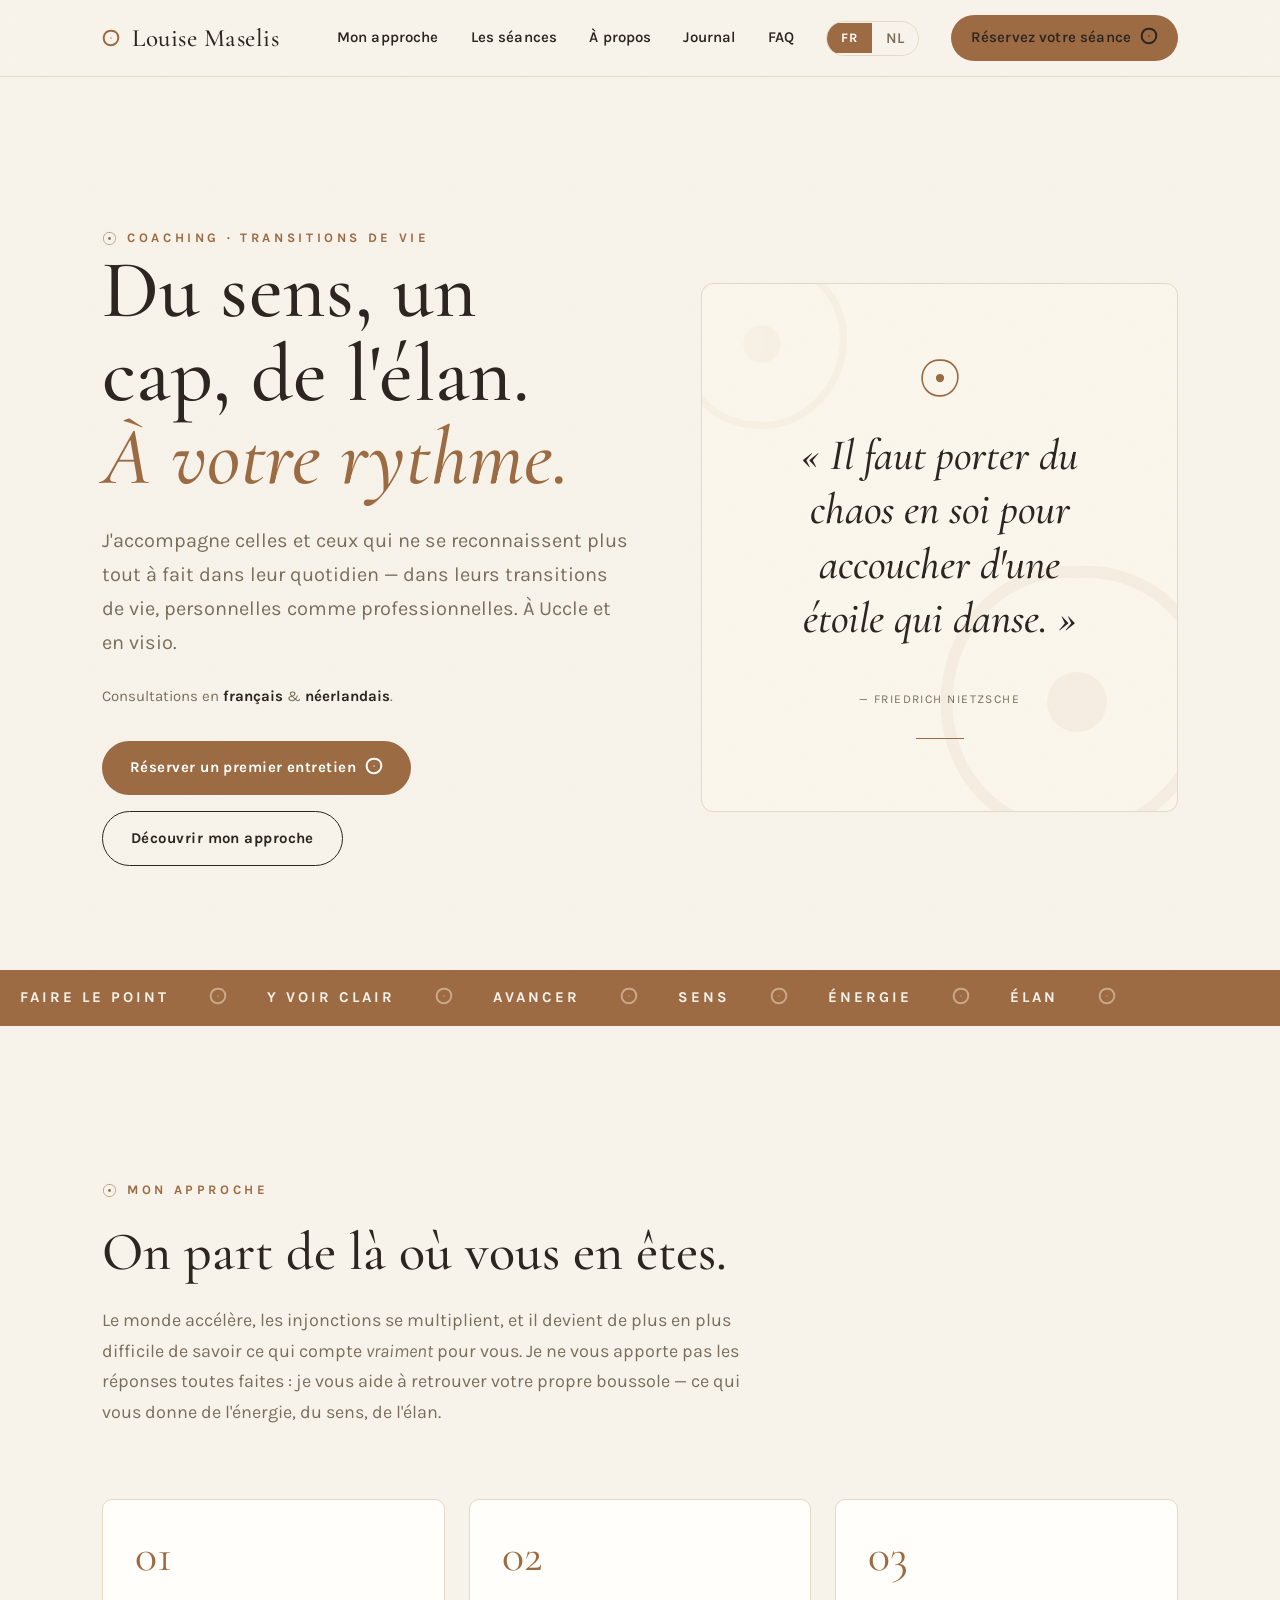
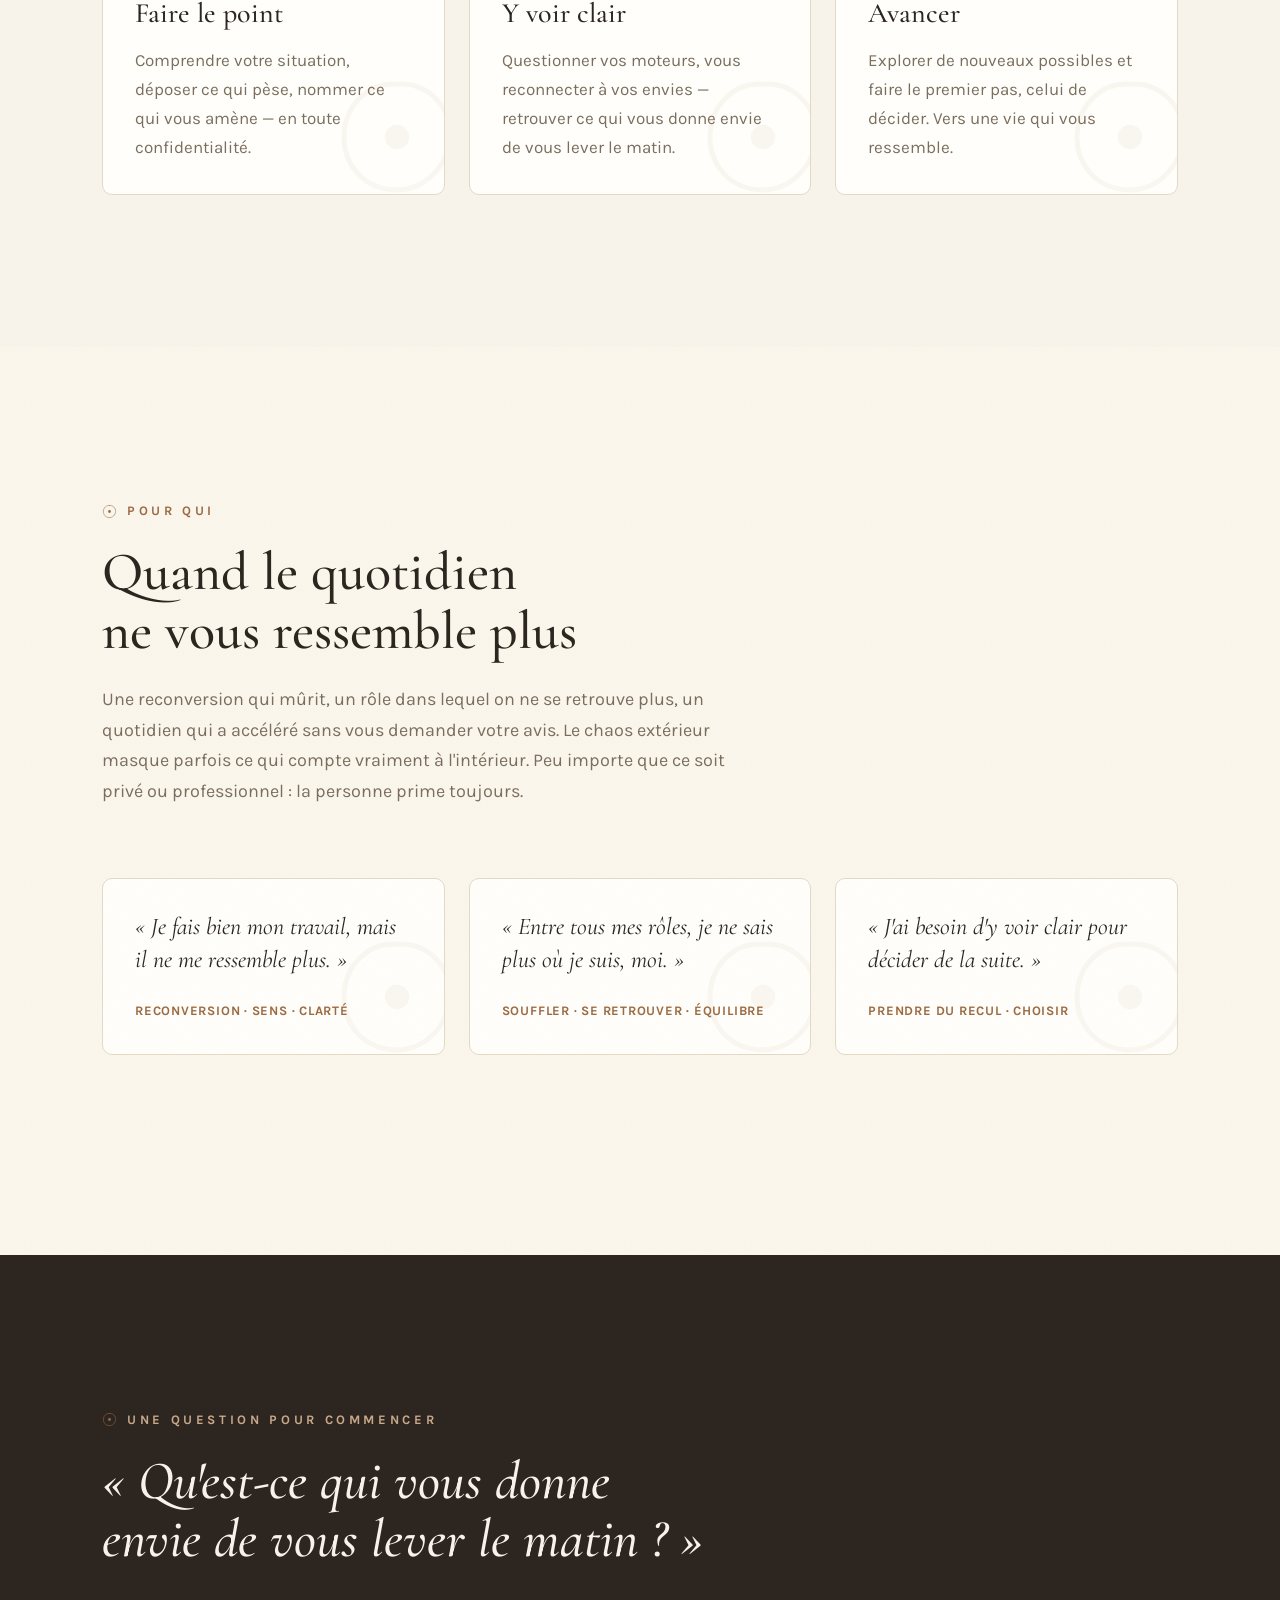
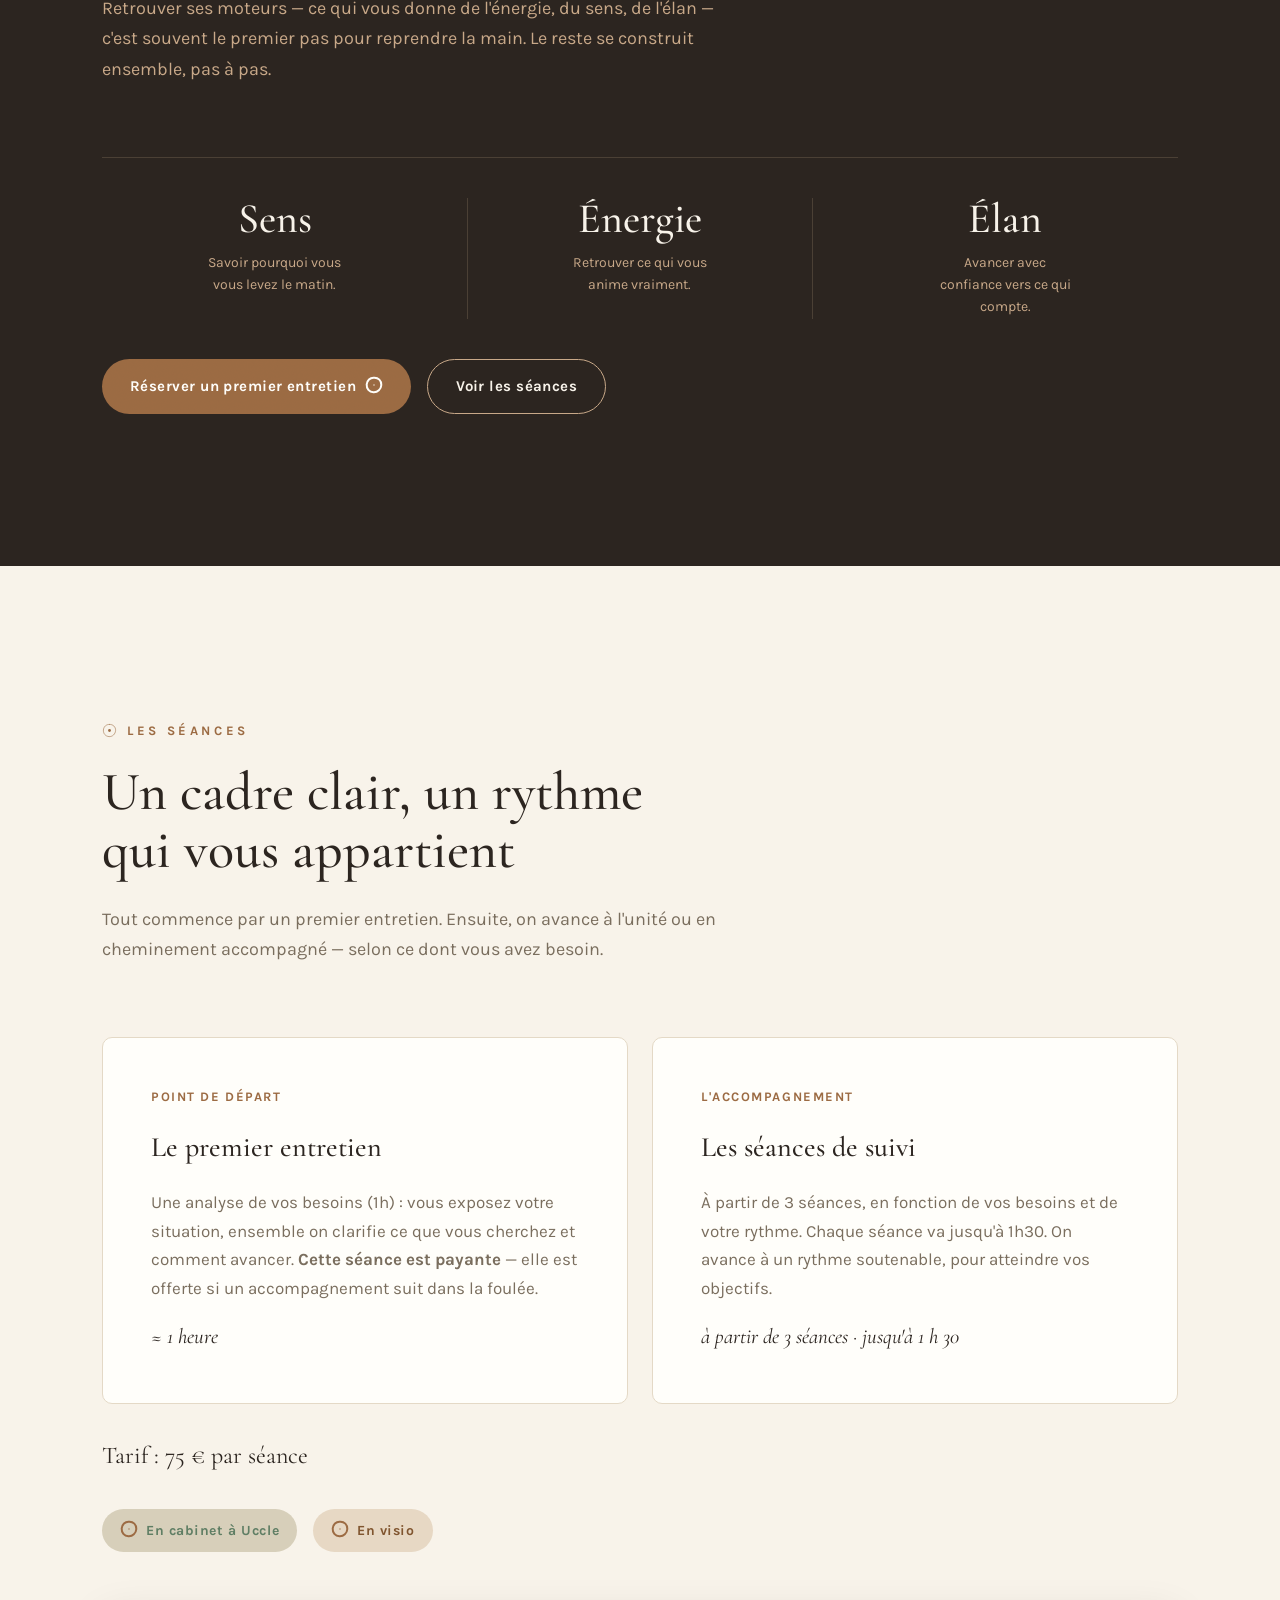
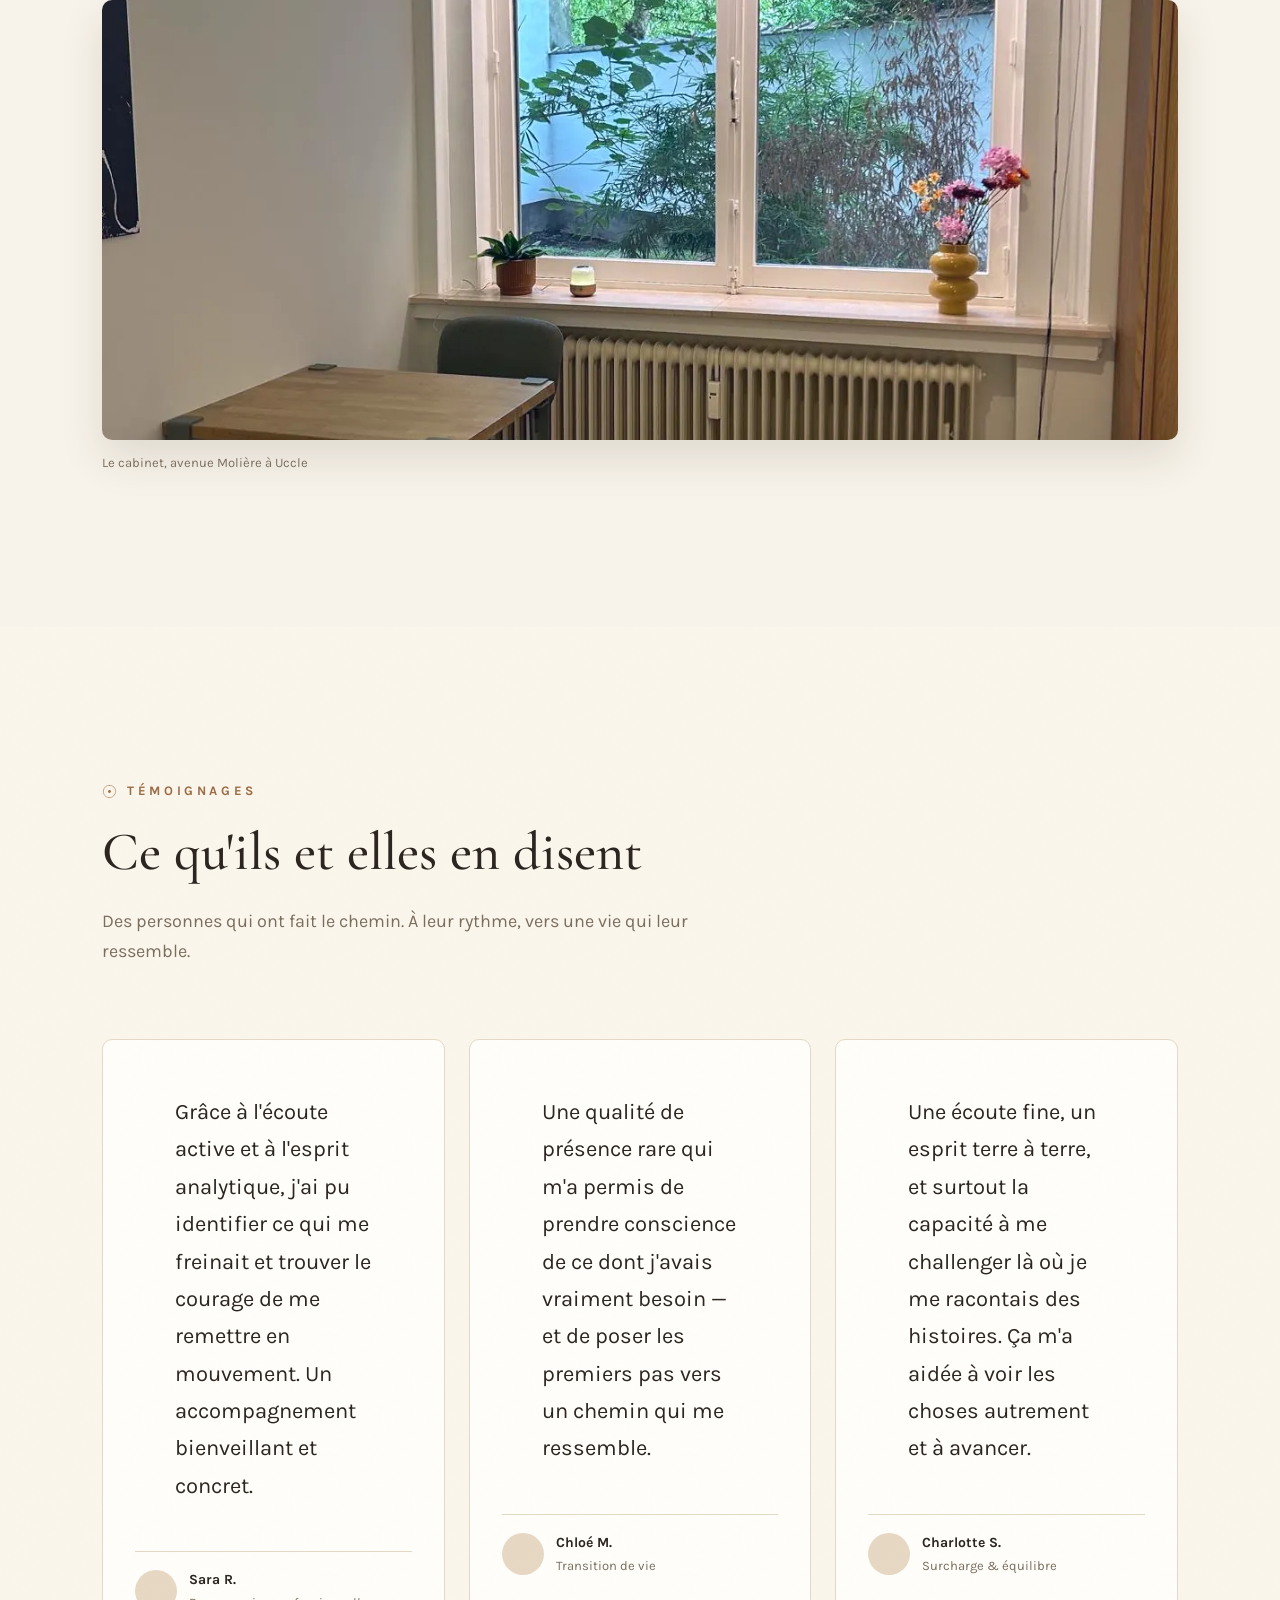
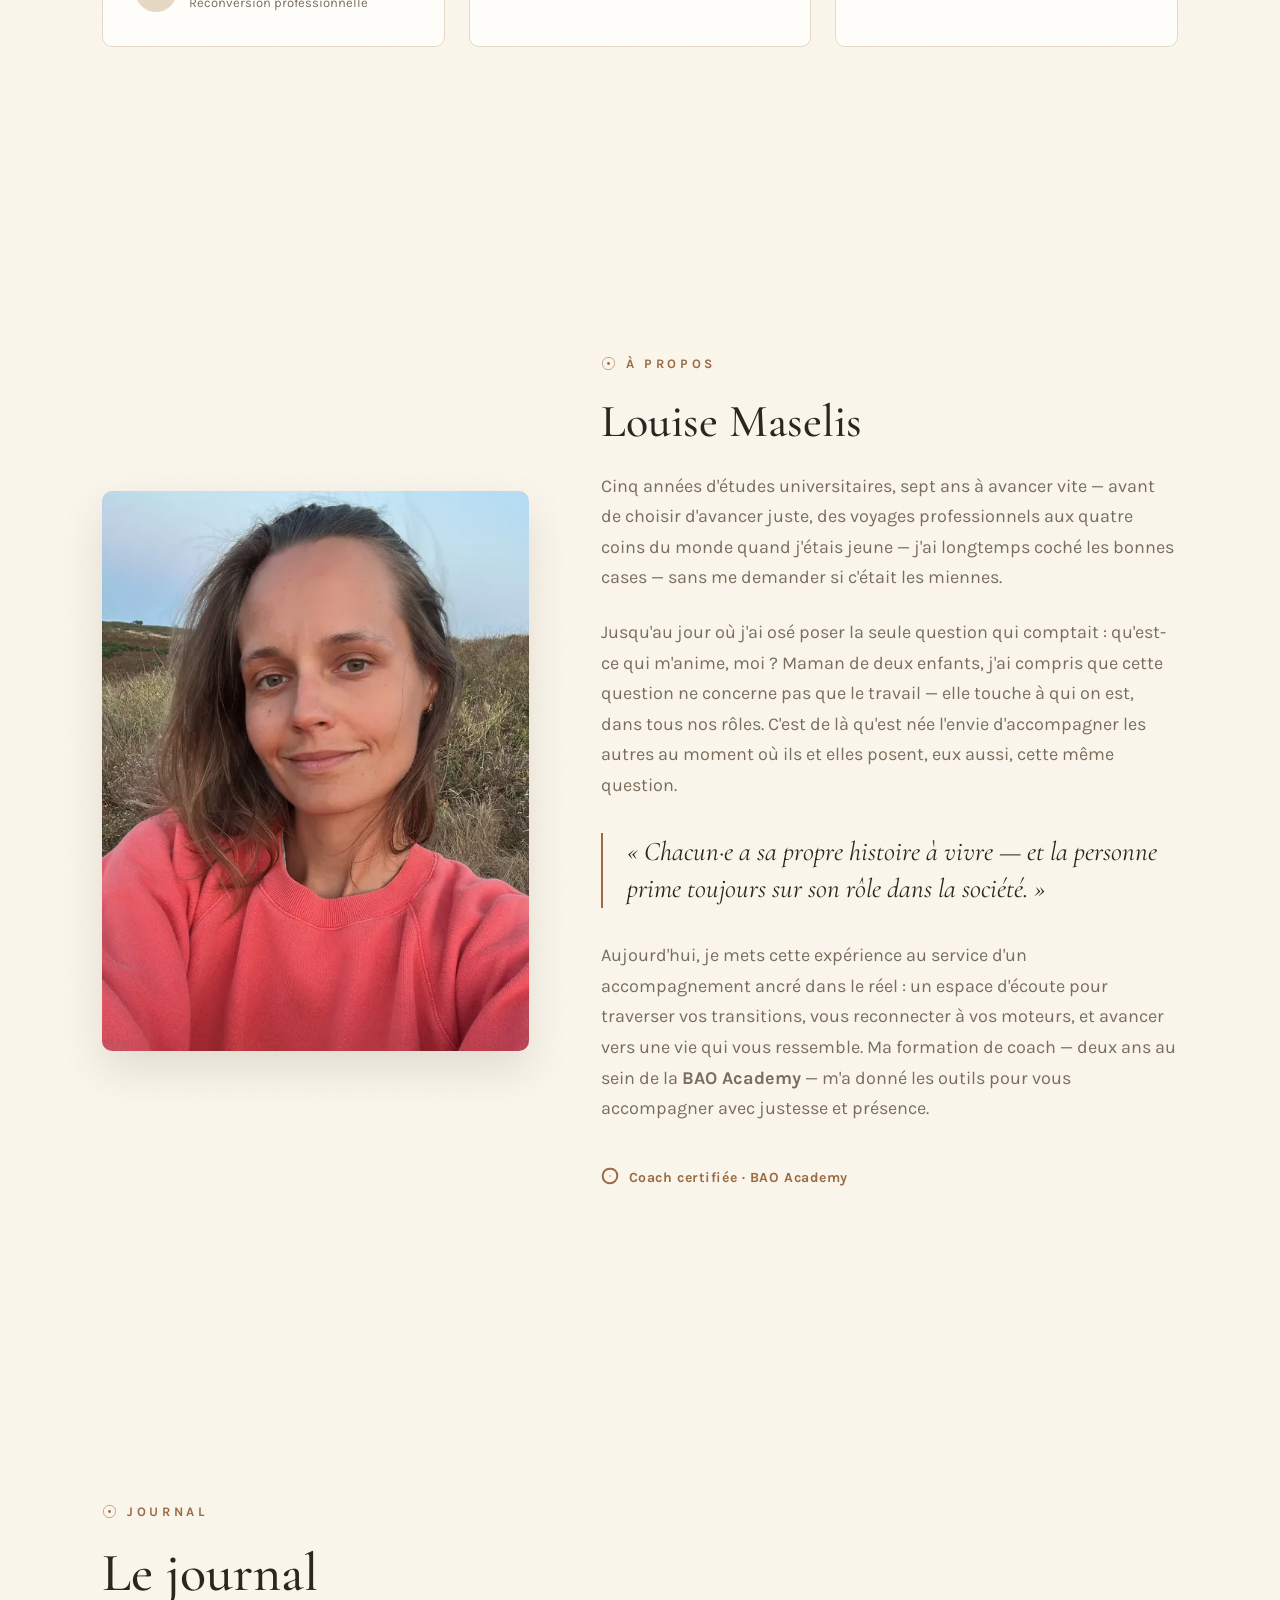
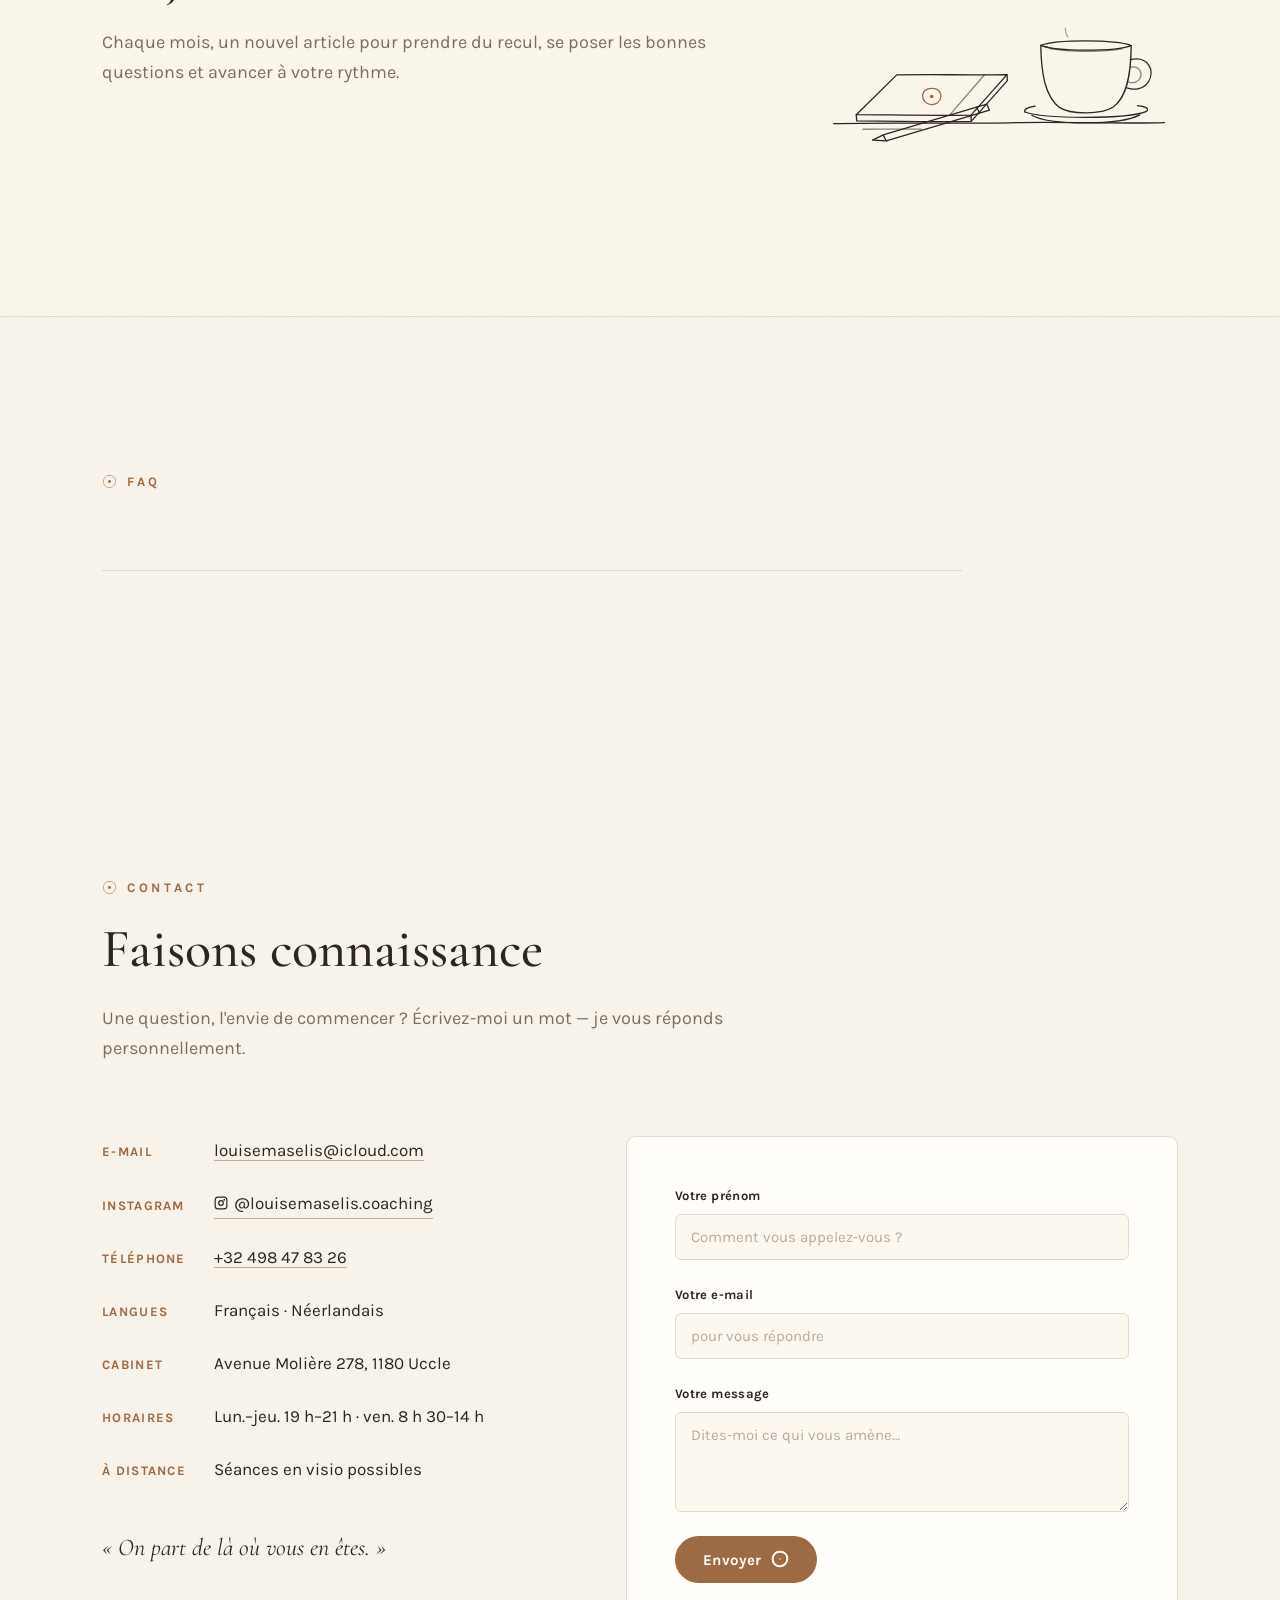
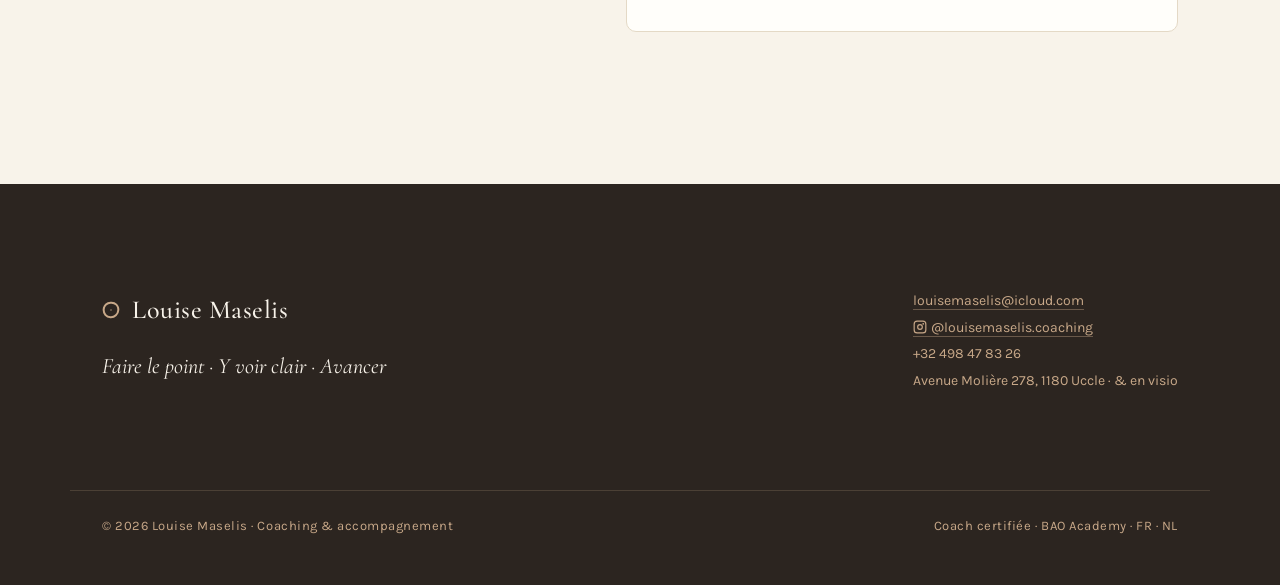
<file: index.html>
<!DOCTYPE html>
<html lang="fr-BE">
<head>
<meta charset="UTF-8" />
<meta name="viewport" content="width=device-width, initial-scale=1.0" />
<title>Coach de vie à Uccle, Bruxelles | Louise Maselis Coaching</title>
<meta name="description" content="Coaching individuel à Uccle et en visio : transitions de vie, perte de sens, burn-out, parentalité. Premier entretien d'1 h. En français et néerlandais." />
<link rel="canonical" href="https://louisemaseliscoaching.be/" />
<link rel="alternate" hreflang="fr-BE" href="https://louisemaseliscoaching.be/" />
<link rel="alternate" hreflang="nl-BE" href="https://louisemaseliscoaching.be/nl" />
<link rel="alternate" hreflang="x-default" href="https://louisemaseliscoaching.be/" />
<link rel="icon" href="/favicon.ico" sizes="any" />
<link rel="icon" href="/icon.svg" type="image/svg+xml" />
<link rel="apple-touch-icon" href="/apple-touch-icon.png" />
<link rel="manifest" href="/site.webmanifest" />
<meta name="theme-color" content="#F5EEE2" />
<meta property="og:type" content="website" />
<meta property="og:locale" content="fr_BE" />
<meta property="og:title" content="Coach de vie à Uccle, Bruxelles | Louise Maselis Coaching" />
<meta property="og:description" content="Coaching individuel à Uccle et en visio : transitions de vie, perte de sens, burn-out, parentalité. Premier entretien d'1 h. En français et néerlandais." />
<meta property="og:url" content="https://louisemaseliscoaching.be/" />
<meta property="og:image" content="https://louisemaseliscoaching.be/og-image.jpg" />
<meta property="og:image:width" content="1200" />
<meta property="og:image:height" content="630" />
<meta property="og:image:alt" content="Le cabinet de coaching de Louise Maselis à Uccle" />
<meta property="og:site_name" content="Louise Maselis Coaching" />
<meta name="twitter:card" content="summary_large_image" />
<meta name="twitter:image" content="https://louisemaseliscoaching.be/og-image.jpg" />
<script type="application/ld+json">
{
  "@context": "https://schema.org",
  "@graph": [
    {
      "@type": "ProfessionalService",
      "@id": "https://louisemaseliscoaching.be/#cabinet",
      "name": "Louise Maselis Coaching",
      "description": "Coaching individuel des transitions de vie à Uccle et en visio : perte de sens, burn-out, parentalité, changement professionnel.",
      "url": "https://louisemaseliscoaching.be/",
      "image": "https://louisemaseliscoaching.be/og-image.jpg",
      "logo": "https://louisemaseliscoaching.be/icon-512.png",
      "telephone": "+32498478326",
      "email": "louisemaselis@icloud.com",
      "address": {"@type":"PostalAddress","streetAddress":"Avenue Molière 278","postalCode":"1180","addressLocality":"Uccle","addressRegion":"Bruxelles-Capitale","addressCountry":"BE"},
      "geo": {"@type":"GeoCoordinates","latitude":50.8157898,"longitude":4.3598004},
      "hasMap": "https://maps.google.com/?cid=11953524549869612857",
      "openingHoursSpecification": [
        {"@type":"OpeningHoursSpecification","dayOfWeek":["Monday","Tuesday","Wednesday","Thursday"],"opens":"19:00","closes":"21:00"},
        {"@type":"OpeningHoursSpecification","dayOfWeek":"Friday","opens":"08:30","closes":"14:00"}
      ],
      "areaServed": ["Uccle","Forest","Ixelles","Bruxelles","Rhode-Saint-Genèse","Waterloo","Braine-l'Alleud"],
      "priceRange": "75 €",
      "availableLanguage": ["fr","nl"],
      "knowsLanguage": ["fr","nl"],
      "sameAs": ["https://instagram.com/louisemaselis.coaching","https://maps.google.com/?cid=11953524549869612857"],
      "founder": {"@id":"https://louisemaseliscoaching.be/#louise"}
    },
    {
      "@type": "Person",
      "@id": "https://louisemaseliscoaching.be/#louise",
      "image": "https://louisemaseliscoaching.be/louise.webp",
      "url": "https://louisemaseliscoaching.be/#apropos",
      "worksFor": {"@id":"https://louisemaseliscoaching.be/#cabinet"},
      "name": "Louise Maselis",
      "jobTitle": "Coach certifiée",
      "knowsLanguage": ["fr","nl"],
      "alumniOf": {"@type":"Organization","name":"BAO Academy"},
      "sameAs": ["https://instagram.com/louisemaselis.coaching"]
    }
  ]
}
</script>
<link rel="preconnect" href="https://fonts.googleapis.com" />
<link rel="preconnect" href="https://fonts.gstatic.com" crossorigin="anonymous" />
<link href="https://fonts.googleapis.com/css2?family=Cormorant+Garamond:ital,wght@0,400;0,500;0,600;1,400;1,500&family=Karla:wght@400;500;600;700&display=swap" rel="stylesheet" />
<link rel="stylesheet" href="site.css" />
</head>
<body>

<nav class="nav">
  <div class="wrap nav__in">
    <a class="brand" href="#top"><span class="sun"><svg width="18" height="18" viewBox="0 0 64 64" style="display:inline-block;vertical-align:-3px;flex-shrink:0" aria-hidden="true"><path d="M32 6 C47 5 59 17 58 32 C57 47 45 59 30 58 C15 57 5 45 6 30 C7 16 18 5 32 6" fill="none" stroke="currentColor" stroke-width="2" vector-effect="non-scaling-stroke" stroke-linecap="round"/><circle cx="32" cy="32" r="2.25" fill="currentColor"/></svg></span><b>Louise Maselis</b></a>
    <div class="nav__links">
      <a class="hide-sm" href="#approche">Mon approche</a>
      <a class="hide-sm" href="#pourqui">Pour qui</a>
      <a class="hide-sm" href="#seances">Les séances</a>
      <a class="hide-sm" href="#apropos">À propos</a>
      <a class="hide-sm" href="/journal">Journal</a>
      <a class="hide-sm" href="#faq">FAQ</a>
      <div style="display:flex;align-items:center;gap:0;border:1.5px solid var(--line);border-radius:999px;overflow:hidden;font-family:var(--sans);font-size:13px;font-weight:700;letter-spacing:0.06em;flex-shrink:0;">
          <span style="padding:6px 14px;line-height:1.4;background:var(--accent);color:var(--white);">FR</span>
          <a href="/nl" style="padding:6px 14px;line-height:1.4;color:var(--ink-soft);text-decoration:none;transition:background .15s;">NL</a>
        </div>
        <a class="btn btn-primary btn-sm calendly-trigger" href="https://calendly.com/louisemaselis" style="flex-shrink:0;"><span class="hide-sm">Réservez votre séance</span><span class="show-sm">Réserver</span> <span><svg width="18" height="18" viewBox="0 0 64 64" style="display:inline-block;vertical-align:-3px;flex-shrink:0" aria-hidden="true"><path d="M32 6 C47 5 59 17 58 32 C57 47 45 59 30 58 C15 57 5 45 6 30 C7 16 18 5 32 6" fill="none" stroke="currentColor" stroke-width="2" vector-effect="non-scaling-stroke" stroke-linecap="round"/><circle cx="32" cy="32" r="2.25" fill="currentColor"/></svg></span></a>
    </div>
  </div>
</nav>

<header class="hero grain" id="top">
  <div class="wrap hero__grid">
    <div>
      <h1><span class="eyebrow" data-field="hero_eyebrow" style="display:flex; line-height:1.4; margin-bottom:0.15em;">Coaching · transitions de vie</span> <span data-field="hero_title">Du sens, un cap, de l'élan.</span><br /><span class="sun" data-field="hero_title_italic" style="font-style:italic; font-family:var(--serif);">À votre rythme.</span></h1>
      <p class="lede" data-field="hero_lede">
        J'accompagne celles et ceux qui ne se reconnaissent plus tout à fait
        dans leur quotidien — dans leurs transitions de vie, personnelles
        comme professionnelles. À Uccle et en visio.
      </p>
      <p style="font-size:15px; color:var(--ink-soft); margin:-8px 0 var(--s-4);">Consultations en <strong style="color:var(--ink);">français</strong> &amp; <strong style="color:var(--ink);">néerlandais</strong>.</p>
      <div class="hero__cta">
        <a class="btn btn-primary calendly-trigger" href="https://calendly.com/louisemaselis">Réserver un premier entretien <span><svg width="18" height="18" viewBox="0 0 64 64" style="display:inline-block;vertical-align:-3px;flex-shrink:0" aria-hidden="true"><path d="M32 6 C47 5 59 17 58 32 C57 47 45 59 30 58 C15 57 5 45 6 30 C7 16 18 5 32 6" fill="none" stroke="currentColor" stroke-width="2" vector-effect="non-scaling-stroke" stroke-linecap="round"/><circle cx="32" cy="32" r="2.25" fill="currentColor"/></svg></span></a>
        <a class="btn btn-ghost" href="#approche">Découvrir mon approche</a>
      </div>
    </div>
    <div class="hero__media" style="display:flex; align-items:center; justify-content:center;">
      <div style="position:relative; width:100%; display:flex; flex-direction:column; align-items:center; justify-content:center; text-align:center; padding:var(--s-6) var(--s-4); background:var(--paper-2); border:1px solid var(--line); border-radius:12px; min-height:480px; overflow:hidden;">
        <div style="position:absolute; right:-60px; bottom:-60px; opacity:0.06; color:var(--accent);">
          <svg width="320" height="320" viewBox="0 0 64 64" aria-hidden="true"><path d="M32 6 C47 5 59 17 58 32 C57 47 45 59 30 58 C15 57 5 45 6 30 C7 16 18 5 32 6" fill="none" stroke="currentColor" stroke-width="2.4" stroke-linecap="round"/><circle cx="32" cy="32" r="6" fill="currentColor"/></svg>
        </div>
        <div style="position:absolute; left:-40px; top:-40px; opacity:0.04; color:var(--accent);">
          <svg width="200" height="200" viewBox="0 0 64 64" aria-hidden="true"><path d="M32 6 C47 5 59 17 58 32 C57 47 45 59 30 58 C15 57 5 45 6 30 C7 16 18 5 32 6" fill="none" stroke="currentColor" stroke-width="2.4" stroke-linecap="round"/><circle cx="32" cy="32" r="6" fill="currentColor"/></svg>
        </div>
        <div style="position:relative; z-index:1; display:flex; flex-direction:column; align-items:center; gap:28px;">
          <svg width="44" height="44" viewBox="0 0 64 64" style="color:var(--accent);" aria-hidden="true"><path d="M32 6 C47 5 59 17 58 32 C57 47 45 59 30 58 C15 57 5 45 6 30 C7 16 18 5 32 6" fill="none" stroke="currentColor" stroke-width="2.4" stroke-linecap="round"/><circle cx="32" cy="32" r="6" fill="currentColor"/></svg>
          <div style="font-family:var(--serif); font-size:clamp(28px,3.4vw,44px); font-weight:500; font-style:italic; line-height:1.25; color:var(--ink); max-width:16ch;">
            « Il faut porter du chaos en soi pour accoucher d'une étoile qui danse. »</div>
          <div style="font-family:'Karla',sans-serif; font-size:12px; letter-spacing:0.12em; text-transform:uppercase; color:var(--ink-soft); margin-top:16px;">— Friedrich Nietzsche
          </div>
          <div style="width:48px; height:1.5px; background:var(--accent);"></div>
        </div>
      </div>
    </div>
  </div>
</header>

<div class="marquee" aria-hidden="true">
  <div class="marquee__track"><span>Faire le point</span><span class="sun"><svg width="18" height="18" viewBox="0 0 64 64" style="display:inline-block;vertical-align:-3px;flex-shrink:0" aria-hidden="true"><path d="M32 6 C47 5 59 17 58 32 C57 47 45 59 30 58 C15 57 5 45 6 30 C7 16 18 5 32 6" fill="none" stroke="currentColor" stroke-width="2" vector-effect="non-scaling-stroke" stroke-linecap="round"/><circle cx="32" cy="32" r="2.25" fill="currentColor"/></svg></span><span>Y voir clair</span><span class="sun"><svg width="18" height="18" viewBox="0 0 64 64" style="display:inline-block;vertical-align:-3px;flex-shrink:0" aria-hidden="true"><path d="M32 6 C47 5 59 17 58 32 C57 47 45 59 30 58 C15 57 5 45 6 30 C7 16 18 5 32 6" fill="none" stroke="currentColor" stroke-width="2" vector-effect="non-scaling-stroke" stroke-linecap="round"/><circle cx="32" cy="32" r="2.25" fill="currentColor"/></svg></span><span>Avancer</span><span class="sun"><svg width="18" height="18" viewBox="0 0 64 64" style="display:inline-block;vertical-align:-3px;flex-shrink:0" aria-hidden="true"><path d="M32 6 C47 5 59 17 58 32 C57 47 45 59 30 58 C15 57 5 45 6 30 C7 16 18 5 32 6" fill="none" stroke="currentColor" stroke-width="2" vector-effect="non-scaling-stroke" stroke-linecap="round"/><circle cx="32" cy="32" r="2.25" fill="currentColor"/></svg></span><span>Sens</span><span class="sun"><svg width="18" height="18" viewBox="0 0 64 64" style="display:inline-block;vertical-align:-3px;flex-shrink:0" aria-hidden="true"><path d="M32 6 C47 5 59 17 58 32 C57 47 45 59 30 58 C15 57 5 45 6 30 C7 16 18 5 32 6" fill="none" stroke="currentColor" stroke-width="2" vector-effect="non-scaling-stroke" stroke-linecap="round"/><circle cx="32" cy="32" r="2.25" fill="currentColor"/></svg></span><span>Énergie</span><span class="sun"><svg width="18" height="18" viewBox="0 0 64 64" style="display:inline-block;vertical-align:-3px;flex-shrink:0" aria-hidden="true"><path d="M32 6 C47 5 59 17 58 32 C57 47 45 59 30 58 C15 57 5 45 6 30 C7 16 18 5 32 6" fill="none" stroke="currentColor" stroke-width="2" vector-effect="non-scaling-stroke" stroke-linecap="round"/><circle cx="32" cy="32" r="2.25" fill="currentColor"/></svg></span><span>Élan</span><span class="sun"><svg width="18" height="18" viewBox="0 0 64 64" style="display:inline-block;vertical-align:-3px;flex-shrink:0" aria-hidden="true"><path d="M32 6 C47 5 59 17 58 32 C57 47 45 59 30 58 C15 57 5 45 6 30 C7 16 18 5 32 6" fill="none" stroke="currentColor" stroke-width="2" vector-effect="non-scaling-stroke" stroke-linecap="round"/><circle cx="32" cy="32" r="2.25" fill="currentColor"/></svg></span></div>
  <div class="marquee__track" aria-hidden="true"><span>Faire le point</span><span class="sun"><svg width="18" height="18" viewBox="0 0 64 64" style="display:inline-block;vertical-align:-3px;flex-shrink:0" aria-hidden="true"><path d="M32 6 C47 5 59 17 58 32 C57 47 45 59 30 58 C15 57 5 45 6 30 C7 16 18 5 32 6" fill="none" stroke="currentColor" stroke-width="2" vector-effect="non-scaling-stroke" stroke-linecap="round"/><circle cx="32" cy="32" r="2.25" fill="currentColor"/></svg></span><span>Y voir clair</span><span class="sun"><svg width="18" height="18" viewBox="0 0 64 64" style="display:inline-block;vertical-align:-3px;flex-shrink:0" aria-hidden="true"><path d="M32 6 C47 5 59 17 58 32 C57 47 45 59 30 58 C15 57 5 45 6 30 C7 16 18 5 32 6" fill="none" stroke="currentColor" stroke-width="2" vector-effect="non-scaling-stroke" stroke-linecap="round"/><circle cx="32" cy="32" r="2.25" fill="currentColor"/></svg></span><span>Avancer</span><span class="sun"><svg width="18" height="18" viewBox="0 0 64 64" style="display:inline-block;vertical-align:-3px;flex-shrink:0" aria-hidden="true"><path d="M32 6 C47 5 59 17 58 32 C57 47 45 59 30 58 C15 57 5 45 6 30 C7 16 18 5 32 6" fill="none" stroke="currentColor" stroke-width="2" vector-effect="non-scaling-stroke" stroke-linecap="round"/><circle cx="32" cy="32" r="2.25" fill="currentColor"/></svg></span><span>Sens</span><span class="sun"><svg width="18" height="18" viewBox="0 0 64 64" style="display:inline-block;vertical-align:-3px;flex-shrink:0" aria-hidden="true"><path d="M32 6 C47 5 59 17 58 32 C57 47 45 59 30 58 C15 57 5 45 6 30 C7 16 18 5 32 6" fill="none" stroke="currentColor" stroke-width="2" vector-effect="non-scaling-stroke" stroke-linecap="round"/><circle cx="32" cy="32" r="2.25" fill="currentColor"/></svg></span><span>Énergie</span><span class="sun"><svg width="18" height="18" viewBox="0 0 64 64" style="display:inline-block;vertical-align:-3px;flex-shrink:0" aria-hidden="true"><path d="M32 6 C47 5 59 17 58 32 C57 47 45 59 30 58 C15 57 5 45 6 30 C7 16 18 5 32 6" fill="none" stroke="currentColor" stroke-width="2" vector-effect="non-scaling-stroke" stroke-linecap="round"/><circle cx="32" cy="32" r="2.25" fill="currentColor"/></svg></span><span>Élan</span><span class="sun"><svg width="18" height="18" viewBox="0 0 64 64" style="display:inline-block;vertical-align:-3px;flex-shrink:0" aria-hidden="true"><path d="M32 6 C47 5 59 17 58 32 C57 47 45 59 30 58 C15 57 5 45 6 30 C7 16 18 5 32 6" fill="none" stroke="currentColor" stroke-width="2" vector-effect="non-scaling-stroke" stroke-linecap="round"/><circle cx="32" cy="32" r="2.25" fill="currentColor"/></svg></span></div>
</div>

<section class="section" id="approche">
  <div class="wrap">
    <div class="section__head">
      <div class="eyebrow" data-field="approche_sep">Mon approche</div>
      <h2 data-field="approche_title">On part de là où vous en êtes.</h2>
      <p data-field="approche_intro">
        Le monde accélère, les injonctions se multiplient, et il devient
        de plus en plus difficile de savoir ce qui compte <em>vraiment</em> pour vous.
        Je ne vous apporte pas les réponses toutes faites : je vous aide à retrouver
        votre propre boussole — ce qui vous donne de l'énergie, du sens, de l'élan.
      </p>
    </div>
  </div>
  <div class="wrap">
    <div class="cards3">
      <div class="situation">
        <div class="step__num" style="color:var(--accent);">01</div>
        <h3 data-field="approche_c1_title" style="font-size:28px; margin:12px 0 8px;">Faire le point</h3>
        <p data-field="approche_c1_desc" style="color:var(--ink-soft); margin:0;">Comprendre votre situation, déposer ce qui pèse, nommer ce qui vous amène — en toute confidentialité.</p>
        <div class="sun-lg"><svg width="130" height="130" viewBox="0 0 64 64" aria-hidden="true"><path d="M32 6 C47 5 59 17 58 32 C57 47 45 59 30 58 C15 57 5 45 6 30 C7 16 18 5 32 6" fill="none" stroke="currentColor" stroke-width="2.4" stroke-linecap="round"/><circle cx="32" cy="32" r="6" fill="currentColor"/></svg></div>
      </div>
      <div class="situation">
        <div class="step__num" style="color:var(--accent);">02</div>
        <h3 data-field="approche_c2_title" style="font-size:28px; margin:12px 0 8px;">Y voir clair</h3>
        <p data-field="approche_c2_desc" style="color:var(--ink-soft); margin:0;">Questionner vos moteurs, vous reconnecter à vos envies — retrouver ce qui vous donne envie de vous lever le matin.</p>
        <div class="sun-lg"><svg width="130" height="130" viewBox="0 0 64 64" aria-hidden="true"><path d="M32 6 C47 5 59 17 58 32 C57 47 45 59 30 58 C15 57 5 45 6 30 C7 16 18 5 32 6" fill="none" stroke="currentColor" stroke-width="2.4" stroke-linecap="round"/><circle cx="32" cy="32" r="6" fill="currentColor"/></svg></div>
      </div>
      <div class="situation">
        <div class="step__num" style="color:var(--accent);">03</div>
        <h3 data-field="approche_c3_title" style="font-size:28px; margin:12px 0 8px;">Avancer</h3>
        <p data-field="approche_c3_desc" style="color:var(--ink-soft); margin:0;">Explorer de nouveaux possibles et faire le premier pas, celui de décider. Vers une vie qui vous ressemble.</p>
        <div class="sun-lg"><svg width="130" height="130" viewBox="0 0 64 64" aria-hidden="true"><path d="M32 6 C47 5 59 17 58 32 C57 47 45 59 30 58 C15 57 5 45 6 30 C7 16 18 5 32 6" fill="none" stroke="currentColor" stroke-width="2.4" stroke-linecap="round"/><circle cx="32" cy="32" r="6" fill="currentColor"/></svg></div>
      </div>
    </div>
  </div>
</section>

<section class="section section--soft grain" id="pourqui">
  <div class="wrap">
    <div class="section__head">
      <div class="eyebrow" data-field="pourqui_sep">Pour qui</div>
      <h2 data-field="pourqui_title">Quand le quotidien ne vous ressemble plus</h2>
      <p data-field="pourqui_intro">
        Une reconversion qui mûrit, un rôle dans lequel on ne se retrouve plus,
        un quotidien qui a accéléré sans vous demander votre avis.
        Le chaos extérieur masque parfois ce qui compte vraiment à l'intérieur.
        Peu importe que ce soit privé ou professionnel : la personne prime toujours.
      </p>
    </div>
    <div class="cards3">
      <div class="situation">
        <div class="q" data-field="pourqui_s1_q">« Je fais bien mon travail, mais il ne me ressemble plus. »</div>
        <div class="t" data-field="pourqui_s1_t">Reconversion · sens · clarté</div>
        <div class="sun-lg"><svg width="130" height="130" viewBox="0 0 64 64" aria-hidden="true"><path d="M32 6 C47 5 59 17 58 32 C57 47 45 59 30 58 C15 57 5 45 6 30 C7 16 18 5 32 6" fill="none" stroke="currentColor" stroke-width="2.4" stroke-linecap="round"/><circle cx="32" cy="32" r="6" fill="currentColor"/></svg></div>
      </div>
      <div class="situation">
        <div class="q" data-field="pourqui_s2_q">« Entre tous mes rôles, je ne sais plus où je suis, moi. »</div>
        <div class="t" data-field="pourqui_s2_t">Souffler · se retrouver · équilibre</div>
        <div class="sun-lg"><svg width="130" height="130" viewBox="0 0 64 64" aria-hidden="true"><path d="M32 6 C47 5 59 17 58 32 C57 47 45 59 30 58 C15 57 5 45 6 30 C7 16 18 5 32 6" fill="none" stroke="currentColor" stroke-width="2.4" stroke-linecap="round"/><circle cx="32" cy="32" r="6" fill="currentColor"/></svg></div>
      </div>
      <div class="situation">
        <div class="q" data-field="pourqui_s3_q">« J'ai besoin d'y voir clair pour décider de la suite. »</div>
        <div class="t" data-field="pourqui_s3_t">Prendre du recul · choisir</div>
        <div class="sun-lg"><svg width="130" height="130" viewBox="0 0 64 64" aria-hidden="true"><path d="M32 6 C47 5 59 17 58 32 C57 47 45 59 30 58 C15 57 5 45 6 30 C7 16 18 5 32 6" fill="none" stroke="currentColor" stroke-width="2.4" stroke-linecap="round"/><circle cx="32" cy="32" r="6" fill="currentColor"/></svg></div>
      </div>
    </div>
    <div class="themes" id="theme-links"></div>
  </div>
</section>

<section class="section section--ink grain">
  <div class="wrap">
    <div class="section__head">
      <div class="eyebrow" data-field="methode_sep">Une question pour commencer</div>
      <h2 data-field="methode_question" style="font-style:italic;">« Qu'est-ce qui vous donne<br />envie de vous lever le matin ? »</h2>
      <p data-field="methode_intro">Retrouver ses moteurs — ce qui vous donne de l'énergie, du sens, de l'élan — c'est souvent le premier pas pour reprendre la main. Le reste se construit ensemble, pas à pas.</p>
    </div>

    <div class="senea" style="display:grid; grid-template-columns:repeat(3,1fr); gap:20px; margin-top:48px; padding-top:40px; border-top:1px solid rgba(201,169,137,0.2);">
      <div style="text-align:center; display:flex; flex-direction:column; align-items:center; gap:12px;">
        <div data-field="methode_p1_word" style="font-family:'Cormorant Garamond',serif; font-size:42px; font-weight:500; color:#F8F3EA; line-height:1;">Sens</div>
        <div data-field="methode_p1_desc" style="font-family:'Karla',sans-serif; font-size:14px; line-height:1.6; color:#C9A989; max-width:18ch;">Savoir pourquoi vous vous levez le matin.</div>
      </div>
      <div style="text-align:center; display:flex; flex-direction:column; align-items:center; gap:12px; border-left:1px solid rgba(201,169,137,0.2); border-right:1px solid rgba(201,169,137,0.2); padding:0 20px;">
        <div data-field="methode_p2_word" style="font-family:'Cormorant Garamond',serif; font-size:42px; font-weight:500; color:#F8F3EA; line-height:1;">Énergie</div>
        <div data-field="methode_p2_desc" style="font-family:'Karla',sans-serif; font-size:14px; line-height:1.6; color:#C9A989; max-width:18ch;">Retrouver ce qui vous anime vraiment.</div>
      </div>
      <div style="text-align:center; display:flex; flex-direction:column; align-items:center; gap:12px;">
        <div data-field="methode_p3_word" style="font-family:'Cormorant Garamond',serif; font-size:42px; font-weight:500; color:#F8F3EA; line-height:1;">Élan</div>
        <div data-field="methode_p3_desc" style="font-family:'Karla',sans-serif; font-size:14px; line-height:1.6; color:#C9A989; max-width:18ch;">Avancer avec confiance vers ce qui compte.</div>
      </div>
    </div>
    <div class="senea-cta" style="display:flex; gap:16px; flex-wrap:wrap; margin-top:40px;">
      <a class="btn btn-primary calendly-trigger" href="https://calendly.com/louisemaselis">Réserver un premier entretien <span><svg width="18" height="18" viewBox="0 0 64 64" style="display:inline-block;vertical-align:-3px;flex-shrink:0" aria-hidden="true"><path d="M32 6 C47 5 59 17 58 32 C57 47 45 59 30 58 C15 57 5 45 6 30 C7 16 18 5 32 6" fill="none" stroke="currentColor" stroke-width="2" vector-effect="non-scaling-stroke" stroke-linecap="round"/><circle cx="32" cy="32" r="2.25" fill="currentColor"/></svg></span></a>
      <a class="btn btn-ghost" href="#seances" style="color:var(--paper); border-color:var(--argile);">Voir les séances</a>
    </div>
  </div>
</section>

<section class="section" id="seances">
  <div class="wrap">
    <div class="section__head">
      <div class="eyebrow" data-field="seances_sep">Les séances</div>
      <h2 data-field="seances_title">Un cadre clair, un rythme qui vous appartient</h2>
      <p data-field="seances_intro">
        Tout commence par un premier entretien. Ensuite, on avance à l'unité
        ou en cheminement accompagné — selon ce dont vous avez besoin.
      </p>
    </div>
    <div class="seances">
      <div class="seance">
        <div class="meta" data-field="seance1_meta">Point de départ</div>
        <h3 data-field="seance1_title">Le premier entretien</h3>
        <p data-field="seance1_desc">Une analyse de vos besoins (1h) : vous exposez votre situation, ensemble on clarifie ce que vous cherchez et comment avancer. <strong>Cette séance est payante</strong> — elle est offerte si un accompagnement suit dans la foulée.</p>
        <div class="dur" data-field="seance1_dur">≈ 1 heure</div>
      </div>
      <div class="seance">
        <div class="meta" data-field="seance2_meta">L'accompagnement</div>
        <h3 data-field="seance2_title">Les séances de suivi</h3>
        <p data-field="seance2_desc">À partir de 3 séances, en fonction de vos besoins et de votre rythme. Chaque séance va jusqu'à 1h30. On avance à un rythme soutenable, pour atteindre vos objectifs.</p>
        <div class="dur" data-field="seance2_dur">à partir de 3 séances · jusqu'à 1 h 30</div>
      </div>
    </div>
    <p class="tarif" data-field="seances_tarif" style="font-family:var(--serif); font-size:24px; color:var(--ink); margin:var(--s-4) 0 0;">Tarif : 75 € par séance</p>
    <div class="modes">
      <span class="chip" style="background:color-mix(in srgb, var(--sage) 15%, var(--argile-2));color:var(--sage-d);"><span class="sun"><svg width="18" height="18" viewBox="0 0 64 64" style="display:inline-block;vertical-align:-3px;flex-shrink:0" aria-hidden="true"><path d="M32 6 C47 5 59 17 58 32 C57 47 45 59 30 58 C15 57 5 45 6 30 C7 16 18 5 32 6" fill="none" stroke="currentColor" stroke-width="2" vector-effect="non-scaling-stroke" stroke-linecap="round"/><circle cx="32" cy="32" r="2.25" fill="currentColor"/></svg></span> En cabinet à Uccle</span>
      <span class="chip"><span class="sun"><svg width="18" height="18" viewBox="0 0 64 64" style="display:inline-block;vertical-align:-3px;flex-shrink:0" aria-hidden="true"><path d="M32 6 C47 5 59 17 58 32 C57 47 45 59 30 58 C15 57 5 45 6 30 C7 16 18 5 32 6" fill="none" stroke="currentColor" stroke-width="2" vector-effect="non-scaling-stroke" stroke-linecap="round"/><circle cx="32" cy="32" r="2.25" fill="currentColor"/></svg></span> En visio</span>
    </div>
    <figure style="margin:var(--s-5) 0 0;">
      <img src="/cabinet.webp" srcset="/cabinet-800.webp 800w, /cabinet.webp 1200w" sizes="(max-width: 1240px) 100vw, 1180px" width="1200" height="900" alt="Le cabinet de Louise Maselis, avenue Molière à Uccle" loading="lazy" decoding="async" style="width:100%; height:clamp(260px, 38vw, 440px); object-fit:cover; object-position:center 40%; border-radius:10px; box-shadow:0 18px 44px rgba(40,30,20,0.12); display:block;" />
      <figcaption style="margin-top:12px; font-size:13px; color:var(--ink-soft);">Le cabinet, avenue Molière à Uccle</figcaption>
    </figure>
  </div>
</section>

<section class="section section--soft grain" id="temoignages">
  <div class="wrap">
    <div class="section__head">
      <div class="eyebrow" data-field="temoignages_sep">Témoignages</div>
      <h2 data-field="temoignages_title">Ce qu'ils et elles en disent</h2>
      <p data-field="temoignages_intro">Des personnes qui ont fait le chemin. À leur rythme, vers une vie qui leur ressemble.</p>
    </div>
    <div class="cards3" id="testimonial-cards">
      <div style="background:var(--white); border:1px solid var(--line); border-radius:10px; padding:var(--s-4); display:flex; flex-direction:column; gap:var(--s-3);">
        <blockquote class="quote" style="font-size:22px; border-left-color:var(--accent);">
          Grâce à l'écoute active et à l'esprit analytique, j'ai pu identifier ce qui me freinait et trouver le courage de me remettre en mouvement. Un accompagnement bienveillant et concret.
        </blockquote>
        <div style="display:flex; align-items:center; gap:12px; padding-top:var(--s-2); border-top:1px solid var(--line);">
          <div style="width:42px; height:42px; border-radius:50%; background:var(--argile-2); flex-shrink:0;"></div>
          <div>
            <div style="font-family:var(--sans); font-weight:700; font-size:14px;">Sara R.</div>
            <div style="font-size:13px; color:var(--ink-soft);">Reconversion professionnelle</div>
          </div>
        </div>
      </div>
      <div style="background:var(--white); border:1px solid var(--line); border-radius:10px; padding:var(--s-4); display:flex; flex-direction:column; gap:var(--s-3);">
        <blockquote class="quote" style="font-size:22px; border-left-color:var(--sage);">
          Une qualité de présence rare qui m'a permis de prendre conscience de ce dont j'avais vraiment besoin — et de poser les premiers pas vers un chemin qui me ressemble.
        </blockquote>
        <div style="display:flex; align-items:center; gap:12px; padding-top:var(--s-2); border-top:1px solid var(--line);">
          <div style="width:42px; height:42px; border-radius:50%; background:var(--argile-2); flex-shrink:0;"></div>
          <div>
            <div style="font-family:var(--sans); font-weight:700; font-size:14px;"> Chloé M.</div>
            <div style="font-size:13px; color:var(--ink-soft);">Transition de vie</div>
          </div>
        </div>
      </div>
      <div style="background:var(--white); border:1px solid var(--line); border-radius:10px; padding:var(--s-4); display:flex; flex-direction:column; gap:var(--s-3);">
        <blockquote class="quote" style="font-size:22px; border-left-color:var(--accent);">
          Une écoute fine, un esprit terre à terre, et surtout la capacité à me challenger là où je me racontais des histoires. Ça m'a aidée à voir les choses autrement et à avancer.
        </blockquote>
        <div style="display:flex; align-items:center; gap:12px; padding-top:var(--s-2); border-top:1px solid var(--line);">
          <div style="width:42px; height:42px; border-radius:50%; background:var(--argile-2); flex-shrink:0;"></div>
          <div>
            <div style="font-family:var(--sans); font-weight:700; font-size:14px;">Charlotte S.</div>
            <div style="font-size:13px; color:var(--ink-soft);">Surcharge & équilibre</div>
          </div>
        </div>
      </div>
    </div>
  </div>
</section>

<section class="section section--soft grain" id="apropos">
  <div class="wrap about">
    <div class="about__grid">
      <div class="about__media">
        <img src="/louise.webp" srcset="/louise-600.webp 600w, /louise.webp 900w" sizes="(max-width: 860px) 100vw, 45vw" width="900" height="1125" alt="Louise Maselis, coach de vie à Uccle" loading="lazy" decoding="async" style="width:100%; height:560px; object-fit:cover; object-position:center 25%; border-radius:10px; box-shadow:0 18px 44px rgba(40,30,20,0.12); display:block;" />
      </div>
      <div>
        <div class="eyebrow" data-field="apropos_sep">À propos</div>
        <h2 style="font-size:clamp(32px,4vw,46px); line-height:1.1; margin:16px 0 24px;">Louise Maselis</h2>
        <p data-field="apropos_p1">
          Cinq années d'études universitaires, sept ans à avancer vite — avant de choisir d'avancer juste,
          des voyages professionnels aux quatre coins du monde quand j'étais jeune —
          j'ai longtemps coché les bonnes cases — sans me demander si c'était les miennes.
        </p>
        <p data-field="apropos_p2">
          Jusqu'au jour où j'ai osé poser la seule question qui comptait : qu'est-ce qui m'anime, moi ? Maman de deux enfants, j'ai compris que cette question ne concerne pas que le travail — elle touche à qui on est, dans tous nos rôles. C'est de là qu'est née l'envie
          d'accompagner les autres au moment où ils et elles posent, eux aussi,
          cette même question.
        </p>
        <div class="pull" data-field="apropos_pull">« Chacun·e a sa propre histoire à vivre — et la personne prime toujours sur son rôle dans la société. »</div>
        <p data-field="apropos_p3">
          Aujourd'hui, je mets cette expérience au service d'un accompagnement
          ancré dans le réel : un espace d'écoute pour traverser vos transitions,
          vous reconnecter à vos moteurs, et avancer vers une vie qui vous ressemble.
          Ma formation de coach — deux ans au sein de la <strong>BAO Academy</strong> —
          m'a donné les outils pour vous accompagner avec justesse et présence.
        </p>
        <div class="credential" style="margin-top:var(--s-3);"><span class="sun"><svg width="18" height="18" viewBox="0 0 64 64" style="display:inline-block;vertical-align:-3px;flex-shrink:0" aria-hidden="true"><path d="M32 6 C47 5 59 17 58 32 C57 47 45 59 30 58 C15 57 5 45 6 30 C7 16 18 5 32 6" fill="none" stroke="currentColor" stroke-width="2" vector-effect="non-scaling-stroke" stroke-linecap="round"/><circle cx="32" cy="32" r="2.25" fill="currentColor"/></svg></span> Coach certifiée · BAO Academy</div>
      </div>
    </div>
  </div>
</section>

<section class="section section--soft grain journal-section" id="journal">
  <div class="wrap">
    <div class="journal-head">
    <div class="section__head">
      <div class="eyebrow">Journal</div>
      <h2>Le journal</h2>
      <p>Chaque mois, un nouvel article pour prendre du recul, se poser les bonnes questions et avancer à votre rythme.</p>
    </div>
    <img class="journal-illu" src="/journal-illustration.svg" width="360" height="260" alt="Illustration : une tasse fumante près d’un carnet ouvert" loading="lazy" />
    </div>
    <div class="journal-grid" id="journal-teaser"></div>
  </div>
</section>

<section class="section faq-section" id="faq">
  <div class="wrap">
    <div class="section__head">
      <div class="eyebrow">FAQ</div>
      <h2 data-faq="title"></h2>
      <p data-faq="intro"></p>
    </div>
    <div class="faq" id="faq-list"></div>
  </div>
</section>

<section class="section" id="contact">
  <div class="wrap">
    <div class="section__head">
      <div class="eyebrow" data-field="contact_sep">Contact</div>
      <h2 data-field="contact_title">Faisons connaissance</h2>
      <p data-field="contact_intro">Une question, l'envie de commencer ? Écrivez-moi un mot — je vous réponds personnellement.</p>
    </div>
    <div class="contact__grid">
      <div class="coord">
        <div class="coord__row"><span class="k">E-mail</span><span class="v"><a data-contact="email-link" href="mailto:louisemaselis@icloud.com"><span data-contact="email">louisemaselis@icloud.com</span></a></span></div>
          
          <div class="coord__row"><span class="k">Instagram</span><span class="v"><a data-contact="instagram-link" href="https://instagram.com/louisemaselis.coaching" target="_blank" rel="noopener" style="display:inline-flex; align-items:center; gap:6px; white-space:nowrap;"><svg width="14" height="14" viewBox="0 0 24 24" fill="none" stroke="currentColor" stroke-width="2" stroke-linecap="round" stroke-linejoin="round" style="flex-shrink:0;"><rect x="2" y="2" width="20" height="20" rx="5" ry="5"/><circle cx="12" cy="12" r="4"/><circle cx="17.5" cy="6.5" r="1.5" fill="currentColor" stroke="none"/></svg><span data-contact="instagram">@louisemaselis.coaching</span></a></span></div>
        <div class="coord__row"><span class="k">Téléphone</span><span class="v"><a data-contact="phone-link" href="tel:+32498478326"><span data-contact="phone">+32 498 47 83 26</span></a></span></div>
        <div class="coord__row"><span class="k">Langues</span><span class="v">Français · Néerlandais</span></div>
        <div class="coord__row"><span class="k">Cabinet</span><span class="v" data-contact="address">Avenue Molière 278, 1180 Uccle</span></div>
        <div class="coord__row"><span class="k">Horaires</span><span class="v">Lun.–jeu. 19 h–21 h · ven. 8 h 30–14 h</span></div>
        <div class="coord__row"><span class="k">À distance</span><span class="v">Séances en visio possibles</span></div>
        <div data-field="contact_quote" style="margin-top:24px; font-family:var(--serif); font-style:italic; font-size:24px; color:var(--ink); line-height:1.4;">
          « On part de là où vous en êtes. »
        </div>
      </div>
      <form class="form" name="contact" method="POST" data-netlify="true" data-netlify-honeypot="bot-field">
        <input type="hidden" name="form-name" value="contact" />
        <input type="hidden" name="bot-field" />
        <div class="field"><label for="n">Votre prénom</label><input id="n" name="prenom" type="text" placeholder="Comment vous appelez-vous ?" /></div>
        <div class="field"><label for="e">Votre e-mail</label><input id="e" name="email" type="email" placeholder="pour vous répondre" /></div>
        <div class="field"><label for="m">Votre message</label><textarea id="m" name="message" rows="4" placeholder="Dites-moi ce qui vous amène…"></textarea></div>
        <button type="submit" class="btn btn-primary" style="align-self:flex-start; border:0; cursor:pointer;">Envoyer <span><svg width="18" height="18" viewBox="0 0 64 64" style="display:inline-block;vertical-align:-3px;flex-shrink:0" aria-hidden="true"><path d="M32 6 C47 5 59 17 58 32 C57 47 45 59 30 58 C15 57 5 45 6 30 C7 16 18 5 32 6" fill="none" stroke="currentColor" stroke-width="2" vector-effect="non-scaling-stroke" stroke-linecap="round"/><circle cx="32" cy="32" r="2.25" fill="currentColor"/></svg></span></button>
        <div class="form__ok" style="display:none; font-family:var(--serif); font-style:italic; font-size:19px; color:var(--sage-d);">Merci, votre message a bien été envoyé — je vous réponds au plus vite.</div>
      </form>
    </div>
  </div>
</section>

<footer class="foot grain">
  <div class="wrap foot__grid">
    <div>
      <div class="brand" style="display:flex; align-items:center; gap:12px;"><span class="sun" style="font-size:20px;"><svg width="18" height="18" viewBox="0 0 64 64" style="display:inline-block;vertical-align:-3px;flex-shrink:0" aria-hidden="true"><path d="M32 6 C47 5 59 17 58 32 C57 47 45 59 30 58 C15 57 5 45 6 30 C7 16 18 5 32 6" fill="none" stroke="currentColor" stroke-width="2" vector-effect="non-scaling-stroke" stroke-linecap="round"/><circle cx="32" cy="32" r="2.25" fill="currentColor"/></svg></span><b style="font-family:var(--serif); font-size:26px; font-weight:500;">Louise Maselis</b></div>
      <div class="foot__tag">Faire le point · Y voir clair · Avancer</div>
    </div>
    <div class="foot__meta">
      <a data-contact="email-link" href="mailto:louisemaselis@icloud.com"><span data-contact="email">louisemaselis@icloud.com</span></a><br />
                  <a data-contact="instagram-link" href="https://instagram.com/louisemaselis.coaching" target="_blank" rel="noopener"><svg width="14" height="14" viewBox="0 0 24 24" fill="none" stroke="currentColor" stroke-width="2" stroke-linecap="round" stroke-linejoin="round" style="display:inline-block;vertical-align:-2px;margin-right:4px"><rect x="2" y="2" width="20" height="20" rx="5" ry="5"/><circle cx="12" cy="12" r="4"/><circle cx="17.5" cy="6.5" r="1.5" fill="currentColor" stroke="none"/></svg><span data-contact="instagram">@louisemaselis.coaching</span></a><br />
      <span data-contact="phone">+32 498 47 83 26</span><br />
      <span data-contact="address">Avenue Molière 278, 1180 Uccle</span> · &amp; en visio
    </div>
  </div>
  <nav class="wrap foot__themes" id="footer-themes" aria-label="Les accompagnements"></nav>
  <div class="wrap foot__bottom">
    <span>© 2026 Louise Maselis · Coaching &amp; accompagnement</span>
    <span>Coach certifiée · BAO Academy · FR · NL</span>
  </div>
</footer>

<script>
document.querySelectorAll('form[data-netlify="true"]:not(.newsletter)').forEach(function (form) {
  form.addEventListener('submit', function (e) {
    e.preventDefault();
    var data = new FormData(form);
    fetch('/', { method: 'POST', headers: { 'Content-Type': 'application/x-www-form-urlencoded' }, body: new URLSearchParams(data).toString() })
      .then(function () {
        form.reset();
        form.querySelectorAll('.field, button[type="submit"]').forEach(function (el) { el.style.display = 'none'; });
        var ok = form.querySelector('.form__ok');
        if (ok) ok.style.display = 'block';
      })
      .catch(function () { alert("Une erreur s'est produite — réessayez ou écrivez-moi directement par e-mail."); });
  });
});
// Calendly : chargé seulement au premier clic sur « Réserver »
(function () {
  var URL = 'https://calendly.com/louisemaselis';
  var loading = null;
  function loadCalendly() {
    if (window.Calendly) return Promise.resolve();
    if (loading) return loading;
    var css = document.createElement('link');
    css.rel = 'stylesheet';
    css.href = 'https://assets.calendly.com/assets/external/widget.css';
    document.head.appendChild(css);
    loading = new Promise(function (resolve, reject) {
      var s = document.createElement('script');
      s.src = 'https://assets.calendly.com/assets/external/widget.js';
      s.async = true;
      s.onload = resolve;
      s.onerror = reject;
      document.head.appendChild(s);
    });
    return loading;
  }
  document.querySelectorAll('.calendly-trigger').forEach(function (btn) {
    btn.addEventListener('click', function (e) {
      if (e.metaKey || e.ctrlKey || e.shiftKey) return; // ouverture dans un nouvel onglet
      e.preventDefault();
      loadCalendly()
        .then(function () { window.Calendly.initPopupWidget({ url: URL }); })
        .catch(function () { window.location.href = URL; });
    });
  });
})();
</script>
</body>
</html>
</file>
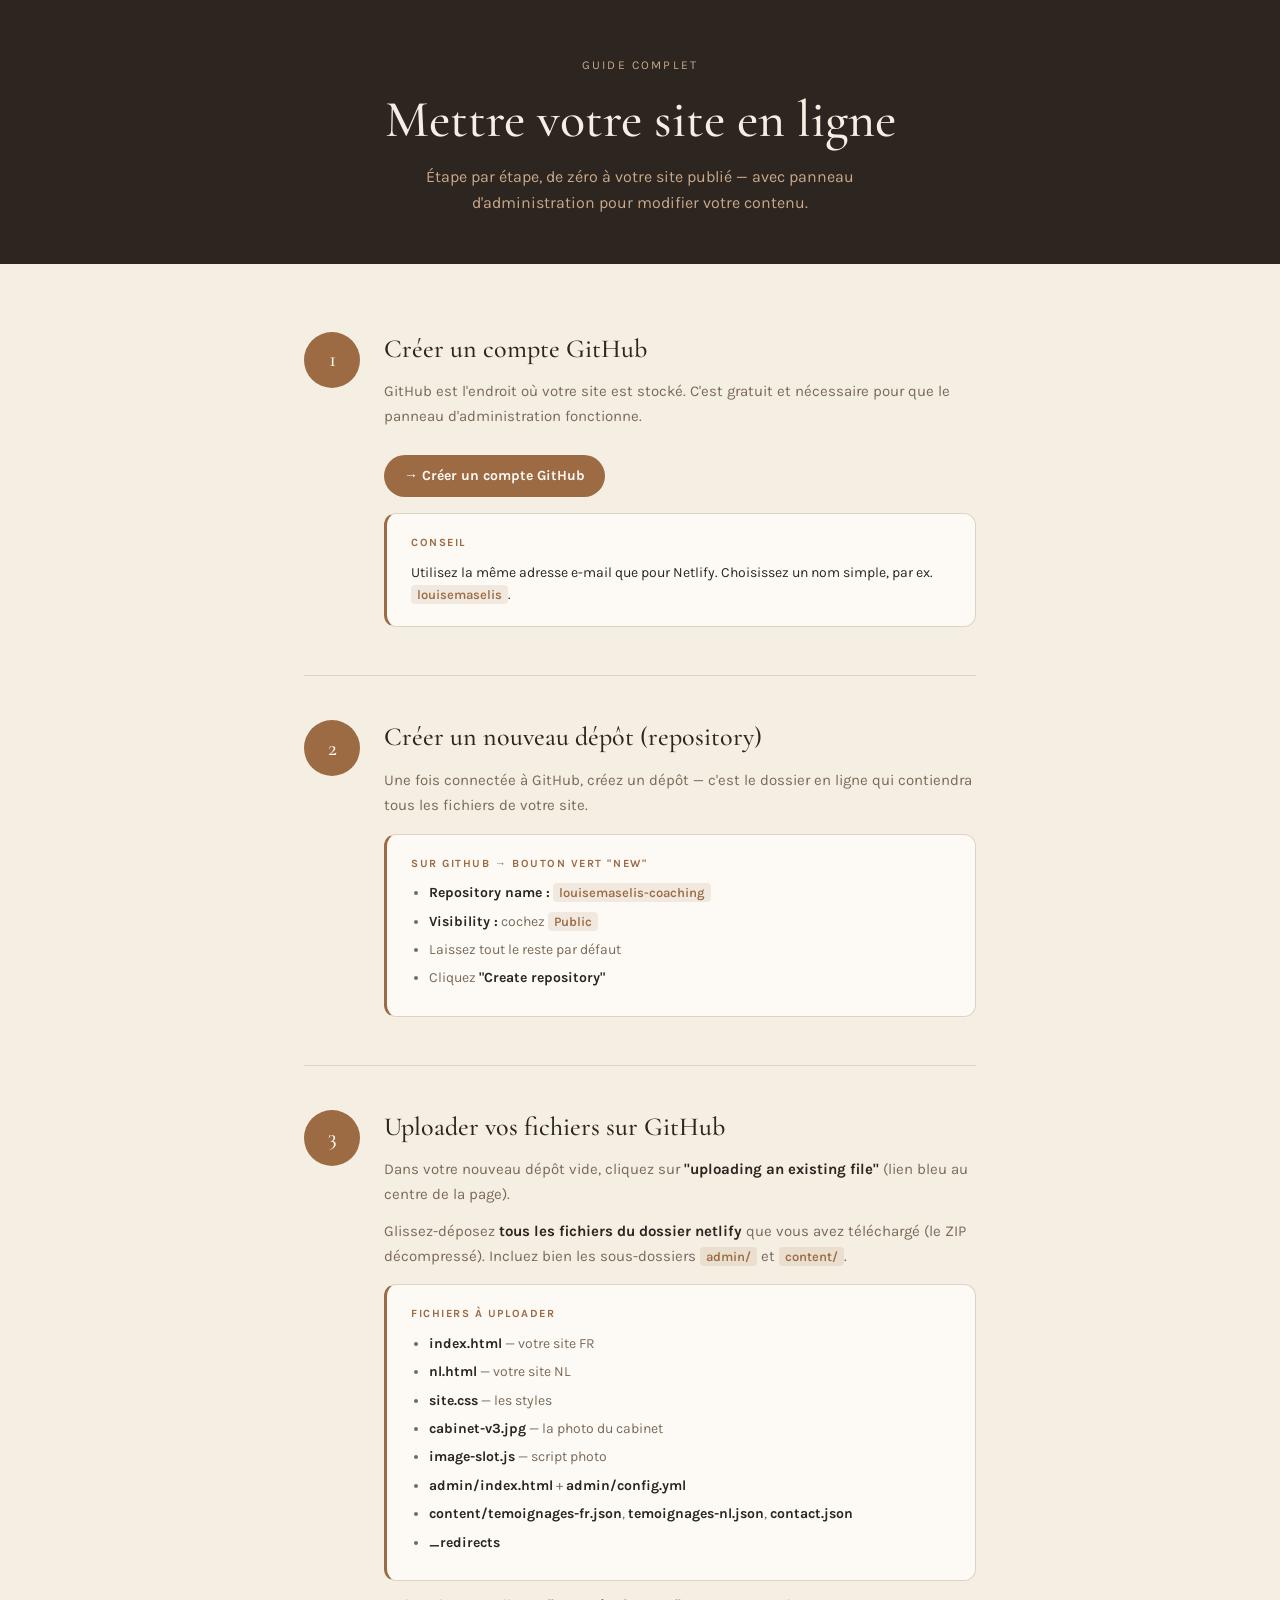
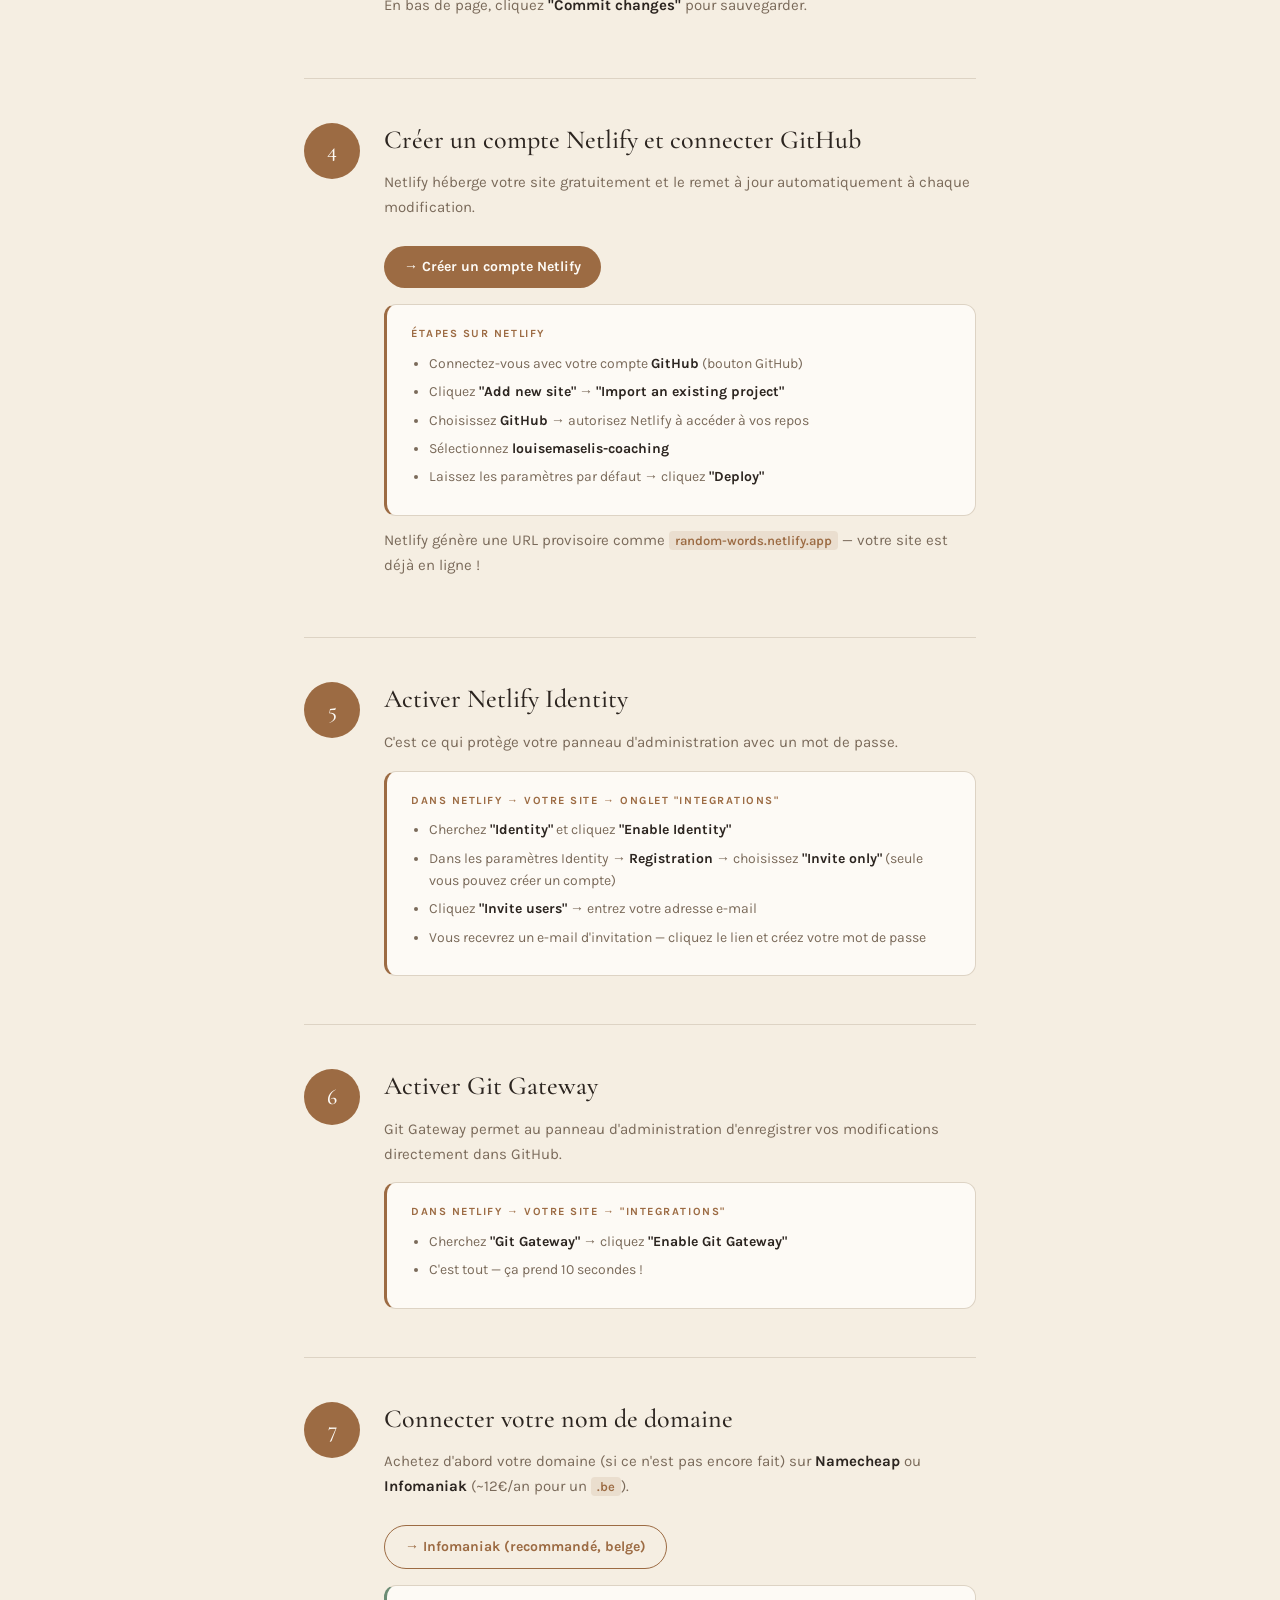
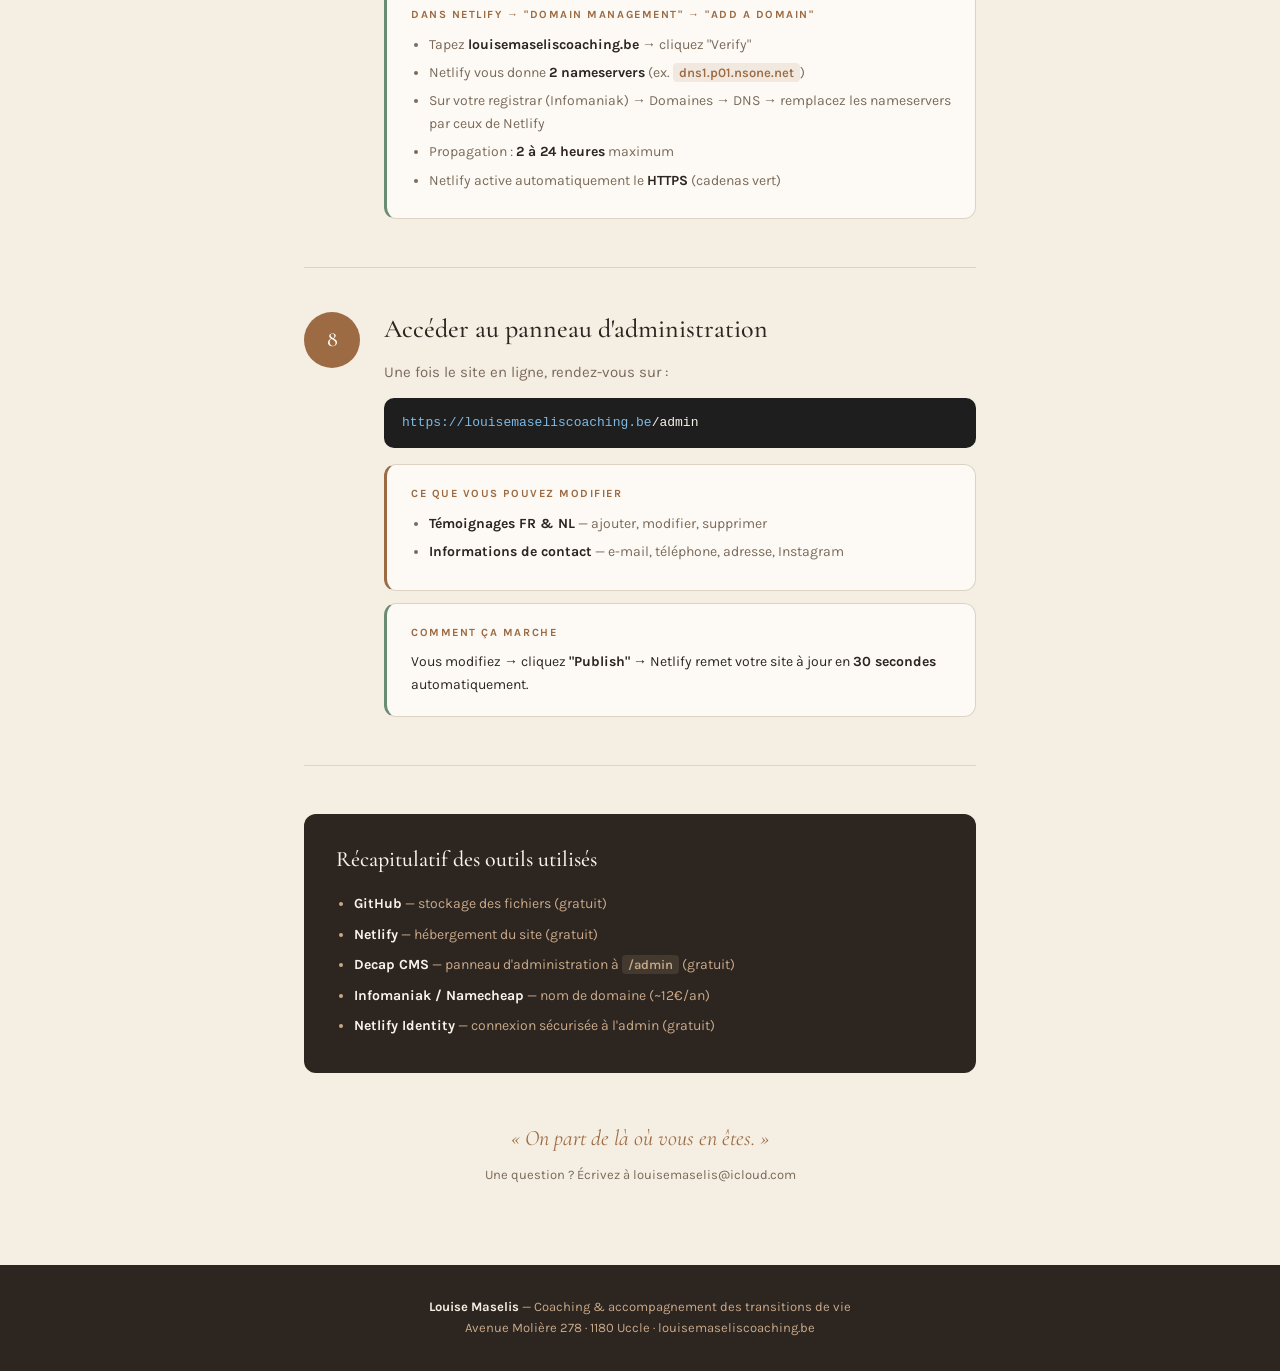
<file: Guide mise en ligne.html>
<!DOCTYPE html>
<html lang="fr">
<head>
<meta charset="UTF-8" />
<meta name="viewport" content="width=device-width, initial-scale=1.0" />
<title>Guide mise en ligne — Louise Maselis</title>
<link rel="preconnect" href="https://fonts.googleapis.com" />
<link href="https://fonts.googleapis.com/css2?family=Cormorant+Garamond:ital,wght@0,400;0,500;1,400;1,500&family=Karla:wght@400;500;600;700&display=swap" rel="stylesheet" />
<style>
  *, *::before, *::after { box-sizing: border-box; margin: 0; padding: 0; }
  :root {
    --ink: #2C2520;
    --ink-soft: #7A6A5A;
    --accent: #9C6B43;
    --paper: #F5EEE2;
    --paper-2: #EDE5D4;
    --white: #FDFAF5;
    --sage: #6B8C74;
    --line: #DDD3C4;
    --serif: 'Cormorant Garamond', serif;
    --sans: 'Karla', sans-serif;
    --radius: 12px;
  }
  body { font-family: var(--sans); background: var(--paper); color: var(--ink); line-height: 1.6; }
  .wrap { max-width: 720px; margin: 0 auto; padding: 0 24px; }

  /* Header */
  .header { background: var(--ink); color: var(--paper); padding: 56px 0 48px; text-align: center; }
  .header .eyebrow { font-size: 12px; letter-spacing: 0.18em; text-transform: uppercase; color: #C9A989; margin-bottom: 16px; }
  .header h1 { font-family: var(--serif); font-size: clamp(32px,5vw,52px); font-weight: 500; line-height: 1.1; }
  .header p { margin-top: 16px; font-size: 16px; color: #C9A989; max-width: 48ch; margin-left: auto; margin-right: auto; }

  /* Steps */
  .steps { padding: 64px 0; }
  .step { display: grid; grid-template-columns: 56px 1fr; gap: 24px; margin-bottom: 48px; align-items: start; }
  .step__num {
    width: 56px; height: 56px; border-radius: 50%;
    background: var(--accent); color: var(--white);
    font-family: var(--serif); font-size: 22px; font-weight: 500;
    display: flex; align-items: center; justify-content: center;
    flex-shrink: 0; margin-top: 4px;
  }
  .step__body h2 { font-family: var(--serif); font-size: 26px; font-weight: 500; margin-bottom: 10px; }
  .step__body p { font-size: 15px; color: var(--ink-soft); margin-bottom: 12px; line-height: 1.65; }
  .step__body p + p { margin-top: 8px; }
  .step__body strong { color: var(--ink); }

  /* Box */
  .box {
    background: var(--white); border: 1px solid var(--line);
    border-radius: var(--radius); padding: 20px 24px;
    margin-top: 16px; font-size: 14px;
  }
  .box--accent { border-left: 3px solid var(--accent); }
  .box--sage { border-left: 3px solid var(--sage); }
  .box ul { padding-left: 18px; }
  .box li { margin-bottom: 6px; color: var(--ink-soft); }
  .box li strong { color: var(--ink); }
  .box .label { font-size: 11px; letter-spacing: 0.14em; text-transform: uppercase; color: var(--accent); font-weight: 700; margin-bottom: 10px; }

  /* Screen mock */
  .screen {
    background: #1E1E1E; border-radius: 10px; padding: 14px 18px;
    font-family: monospace; font-size: 13px; color: #A8D9A0;
    margin-top: 14px; line-height: 1.7;
  }
  .screen .path { color: #7EBAE4; }
  .screen .cmd { color: #F8F3EA; }

  /* Link button */
  .btn-link {
    display: inline-flex; align-items: center; gap: 8px;
    background: var(--accent); color: var(--white);
    text-decoration: none; font-family: var(--sans); font-weight: 700;
    font-size: 14px; padding: 10px 20px; border-radius: 999px;
    margin-top: 14px; transition: opacity .15s;
  }
  .btn-link:hover { opacity: .85; }
  .btn-link--ghost {
    background: transparent; color: var(--accent);
    border: 1.5px solid var(--accent);
  }

  /* Divider */
  .divider { border: none; border-top: 1px solid var(--line); margin: 8px 0 40px; }

  /* Footer */
  .footer { background: var(--ink); color: #C9A989; text-align: center; padding: 32px; font-size: 13px; }
  .footer strong { color: var(--paper); }

  /* Highlight */
  .hl { background: color-mix(in srgb, var(--accent) 12%, transparent); padding: 2px 6px; border-radius: 4px; color: var(--accent); font-weight: 600; font-size: 13px; }

  /* Summary box */
  .summary { background: var(--ink); color: var(--paper); border-radius: var(--radius); padding: 28px 32px; margin: 48px 0 0; }
  .summary h3 { font-family: var(--serif); font-size: 22px; font-weight: 500; color: #F8F3EA; margin-bottom: 16px; }
  .summary ul { padding-left: 18px; }
  .summary li { margin-bottom: 8px; font-size: 14px; color: #C9A989; }
  .summary li strong { color: #F8F3EA; }
</style>
</head>
<body>

<div class="header">
  <div class="wrap">
    <div class="eyebrow">Guide complet</div>
    <h1>Mettre votre site en ligne</h1>
    <p>Étape par étape, de zéro à votre site publié — avec panneau d'administration pour modifier votre contenu.</p>
  </div>
</div>

<div class="steps">
  <div class="wrap">

    <!-- ÉTAPE 1 -->
    <div class="step">
      <div class="step__num">1</div>
      <div class="step__body">
        <h2>Créer un compte GitHub</h2>
        <p>GitHub est l'endroit où votre site est stocké. C'est gratuit et nécessaire pour que le panneau d'administration fonctionne.</p>
        <a class="btn-link" href="https://github.com/signup" target="_blank" rel="noopener">→ Créer un compte GitHub</a>
        <div class="box box--accent" style="margin-top:16px;">
          <div class="label">Conseil</div>
          Utilisez la même adresse e-mail que pour Netlify. Choisissez un nom simple, par ex. <span class="hl">louisemaselis</span>.
        </div>
      </div>
    </div>
    <hr class="divider" />

    <!-- ÉTAPE 2 -->
    <div class="step">
      <div class="step__num">2</div>
      <div class="step__body">
        <h2>Créer un nouveau dépôt (repository)</h2>
        <p>Une fois connectée à GitHub, créez un dépôt — c'est le dossier en ligne qui contiendra tous les fichiers de votre site.</p>
        <div class="box box--accent">
          <div class="label">Sur GitHub → bouton vert "New"</div>
          <ul>
            <li><strong>Repository name :</strong> <span class="hl">louisemaselis-coaching</span></li>
            <li><strong>Visibility :</strong> cochez <span class="hl">Public</span></li>
            <li>Laissez tout le reste par défaut</li>
            <li>Cliquez <strong>"Create repository"</strong></li>
          </ul>
        </div>
      </div>
    </div>
    <hr class="divider" />

    <!-- ÉTAPE 3 -->
    <div class="step">
      <div class="step__num">3</div>
      <div class="step__body">
        <h2>Uploader vos fichiers sur GitHub</h2>
        <p>Dans votre nouveau dépôt vide, cliquez sur <strong>"uploading an existing file"</strong> (lien bleu au centre de la page).</p>
        <p>Glissez-déposez <strong>tous les fichiers du dossier netlify</strong> que vous avez téléchargé (le ZIP décompressé). Incluez bien les sous-dossiers <span class="hl">admin/</span> et <span class="hl">content/</span>.</p>
        <div class="box box--accent">
          <div class="label">Fichiers à uploader</div>
          <ul>
            <li><strong>index.html</strong> — votre site FR</li>
            <li><strong>nl.html</strong> — votre site NL</li>
            <li><strong>site.css</strong> — les styles</li>
            <li><strong>cabinet-v3.jpg</strong> — la photo du cabinet</li>
            <li><strong>image-slot.js</strong> — script photo</li>
            <li><strong>admin/index.html</strong> + <strong>admin/config.yml</strong></li>
            <li><strong>content/temoignages-fr.json</strong>, <strong>temoignages-nl.json</strong>, <strong>contact.json</strong></li>
            <li><strong>_redirects</strong></li>
          </ul>
        </div>
        <p style="margin-top:12px;">En bas de page, cliquez <strong>"Commit changes"</strong> pour sauvegarder.</p>
      </div>
    </div>
    <hr class="divider" />

    <!-- ÉTAPE 4 -->
    <div class="step">
      <div class="step__num">4</div>
      <div class="step__body">
        <h2>Créer un compte Netlify et connecter GitHub</h2>
        <p>Netlify héberge votre site gratuitement et le remet à jour automatiquement à chaque modification.</p>
        <a class="btn-link" href="https://app.netlify.com/signup" target="_blank" rel="noopener">→ Créer un compte Netlify</a>
        <div class="box box--accent" style="margin-top:16px;">
          <div class="label">Étapes sur Netlify</div>
          <ul>
            <li>Connectez-vous avec votre compte <strong>GitHub</strong> (bouton GitHub)</li>
            <li>Cliquez <strong>"Add new site"</strong> → <strong>"Import an existing project"</strong></li>
            <li>Choisissez <strong>GitHub</strong> → autorisez Netlify à accéder à vos repos</li>
            <li>Sélectionnez <strong>louisemaselis-coaching</strong></li>
            <li>Laissez les paramètres par défaut → cliquez <strong>"Deploy"</strong></li>
          </ul>
        </div>
        <p style="margin-top:12px;">Netlify génère une URL provisoire comme <span class="hl">random-words.netlify.app</span> — votre site est déjà en ligne !</p>
      </div>
    </div>
    <hr class="divider" />

    <!-- ÉTAPE 5 -->
    <div class="step">
      <div class="step__num">5</div>
      <div class="step__body">
        <h2>Activer Netlify Identity</h2>
        <p>C'est ce qui protège votre panneau d'administration avec un mot de passe.</p>
        <div class="box box--accent">
          <div class="label">Dans Netlify → votre site → onglet "Integrations"</div>
          <ul>
            <li>Cherchez <strong>"Identity"</strong> et cliquez <strong>"Enable Identity"</strong></li>
            <li>Dans les paramètres Identity → <strong>Registration</strong> → choisissez <strong>"Invite only"</strong> (seule vous pouvez créer un compte)</li>
            <li>Cliquez <strong>"Invite users"</strong> → entrez votre adresse e-mail</li>
            <li>Vous recevrez un e-mail d'invitation — cliquez le lien et créez votre mot de passe</li>
          </ul>
        </div>
      </div>
    </div>
    <hr class="divider" />

    <!-- ÉTAPE 6 -->
    <div class="step">
      <div class="step__num">6</div>
      <div class="step__body">
        <h2>Activer Git Gateway</h2>
        <p>Git Gateway permet au panneau d'administration d'enregistrer vos modifications directement dans GitHub.</p>
        <div class="box box--accent">
          <div class="label">Dans Netlify → votre site → "Integrations"</div>
          <ul>
            <li>Cherchez <strong>"Git Gateway"</strong> → cliquez <strong>"Enable Git Gateway"</strong></li>
            <li>C'est tout — ça prend 10 secondes !</li>
          </ul>
        </div>
      </div>
    </div>
    <hr class="divider" />

    <!-- ÉTAPE 7 -->
    <div class="step">
      <div class="step__num">7</div>
      <div class="step__body">
        <h2>Connecter votre nom de domaine</h2>
        <p>Achetez d'abord votre domaine (si ce n'est pas encore fait) sur <strong>Namecheap</strong> ou <strong>Infomaniak</strong> (~12€/an pour un <span class="hl">.be</span>).</p>
        <a class="btn-link btn-link--ghost" href="https://www.infomaniak.com/fr/domaines" target="_blank" rel="noopener">→ Infomaniak (recommandé, belge)</a>
        <div class="box box--sage" style="margin-top:16px;">
          <div class="label">Dans Netlify → "Domain management" → "Add a domain"</div>
          <ul>
            <li>Tapez <strong>louisemaseliscoaching.be</strong> → cliquez "Verify"</li>
            <li>Netlify vous donne <strong>2 nameservers</strong> (ex. <span class="hl">dns1.p01.nsone.net</span>)</li>
            <li>Sur votre registrar (Infomaniak) → Domaines → DNS → remplacez les nameservers par ceux de Netlify</li>
            <li>Propagation : <strong>2 à 24 heures</strong> maximum</li>
            <li>Netlify active automatiquement le <strong>HTTPS</strong> (cadenas vert)</li>
          </ul>
        </div>
      </div>
    </div>
    <hr class="divider" />

    <!-- ÉTAPE 8 -->
    <div class="step">
      <div class="step__num">8</div>
      <div class="step__body">
        <h2>Accéder au panneau d'administration</h2>
        <p>Une fois le site en ligne, rendez-vous sur :</p>
        <div class="screen">
          <span class="path">https://louisemaseliscoaching.be</span><span class="cmd">/admin</span>
        </div>
        <div class="box box--accent" style="margin-top:16px;">
          <div class="label">Ce que vous pouvez modifier</div>
          <ul>
            <li><strong>Témoignages FR & NL</strong> — ajouter, modifier, supprimer</li>
            <li><strong>Informations de contact</strong> — e-mail, téléphone, adresse, Instagram</li>
          </ul>
        </div>
        <div class="box box--sage" style="margin-top:12px;">
          <div class="label">Comment ça marche</div>
          Vous modifiez → cliquez <strong>"Publish"</strong> → Netlify remet votre site à jour en <strong>30 secondes</strong> automatiquement.
        </div>
      </div>
    </div>
    <hr class="divider" />

    <!-- RÉSUMÉ -->
    <div class="summary">
      <h3>Récapitulatif des outils utilisés</h3>
      <ul>
        <li><strong>GitHub</strong> — stockage des fichiers (gratuit)</li>
        <li><strong>Netlify</strong> — hébergement du site (gratuit)</li>
        <li><strong>Decap CMS</strong> — panneau d'administration à <span class="hl" style="background:rgba(201,169,137,0.15); color:#C9A989;">/admin</span> (gratuit)</li>
        <li><strong>Infomaniak / Namecheap</strong> — nom de domaine (~12€/an)</li>
        <li><strong>Netlify Identity</strong> — connexion sécurisée à l'admin (gratuit)</li>
      </ul>
    </div>

    <div style="text-align:center; padding: 48px 0 16px;">
      <div style="font-family:var(--serif); font-size:22px; font-style:italic; color:var(--accent);">
        « On part de là où vous en êtes. »
      </div>
      <p style="font-size:13px; color:var(--ink-soft); margin-top:8px;">Une question ? Écrivez à louisemaselis@icloud.com</p>
    </div>

  </div>
</div>

<div class="footer">
  <strong>Louise Maselis</strong> — Coaching & accompagnement des transitions de vie<br />
  Avenue Molière 278 · 1180 Uccle · louisemaseliscoaching.be
</div>

</body>
</html>
</file>
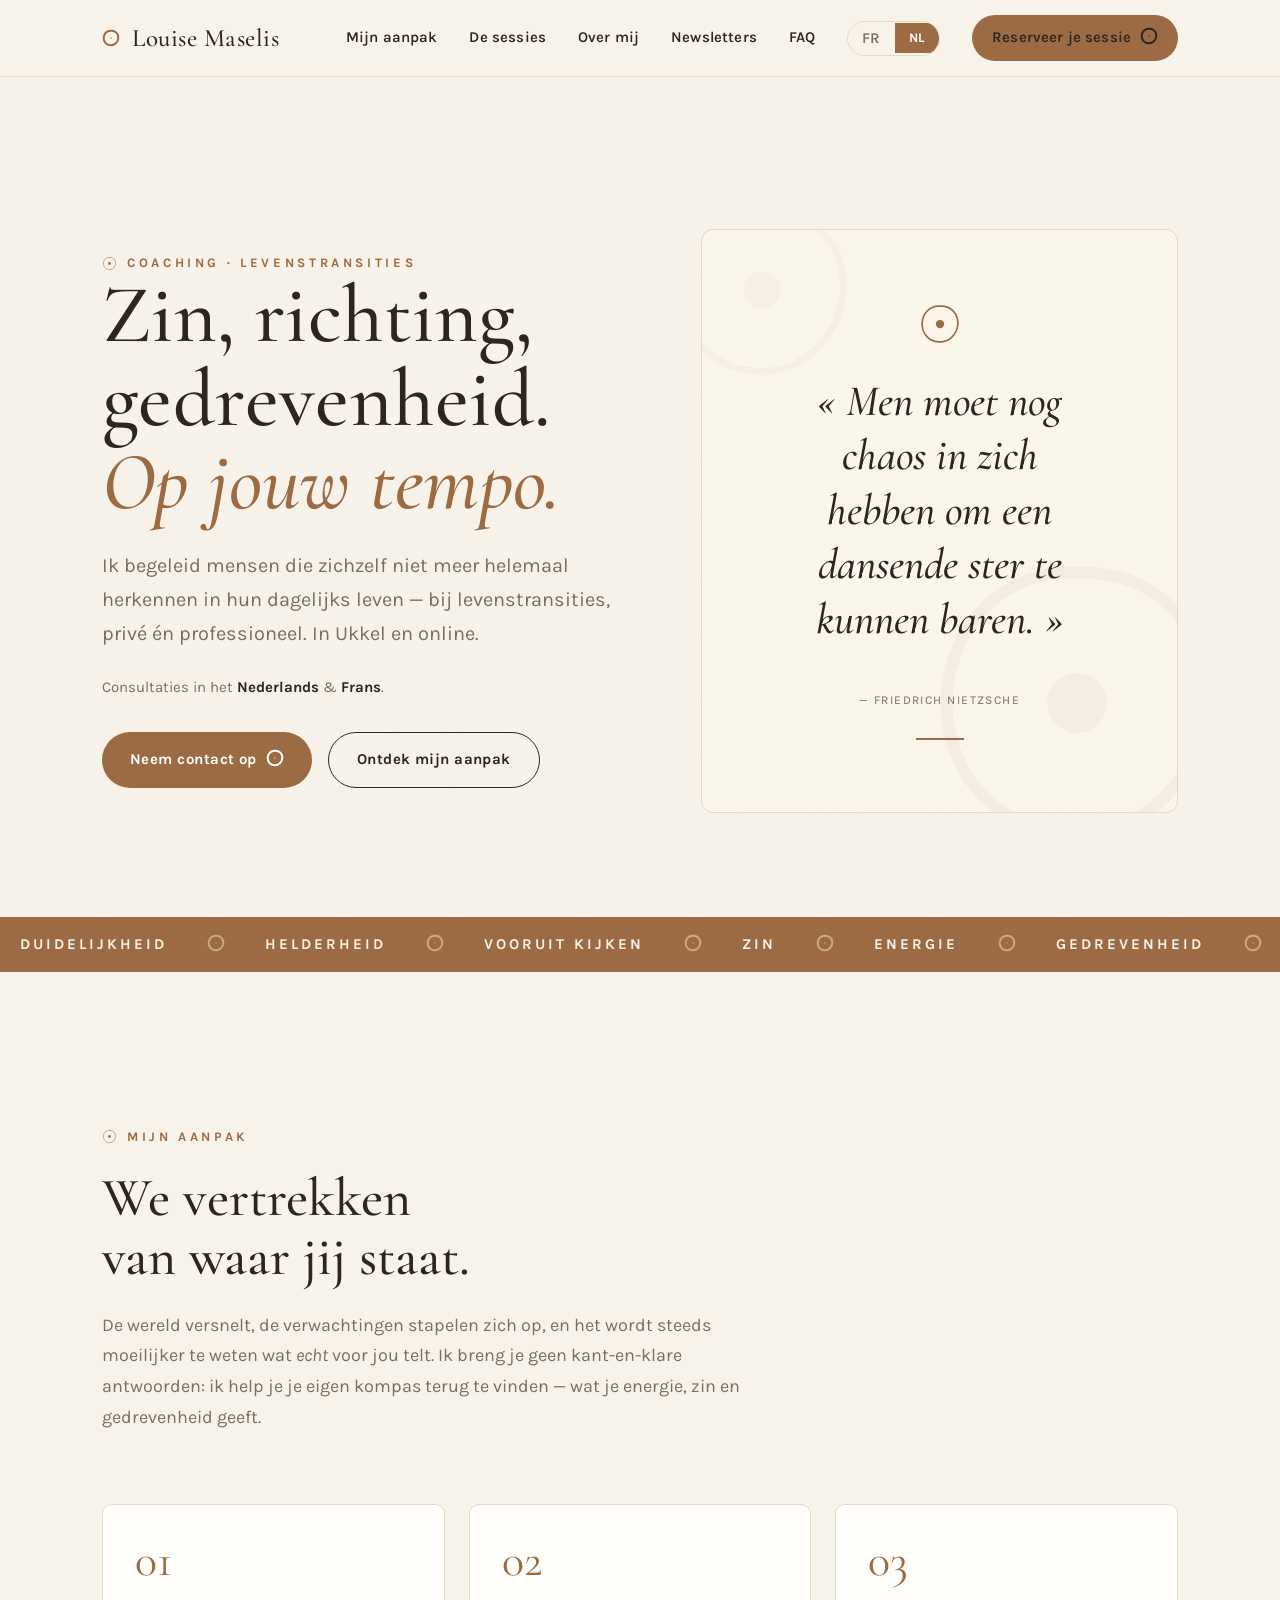
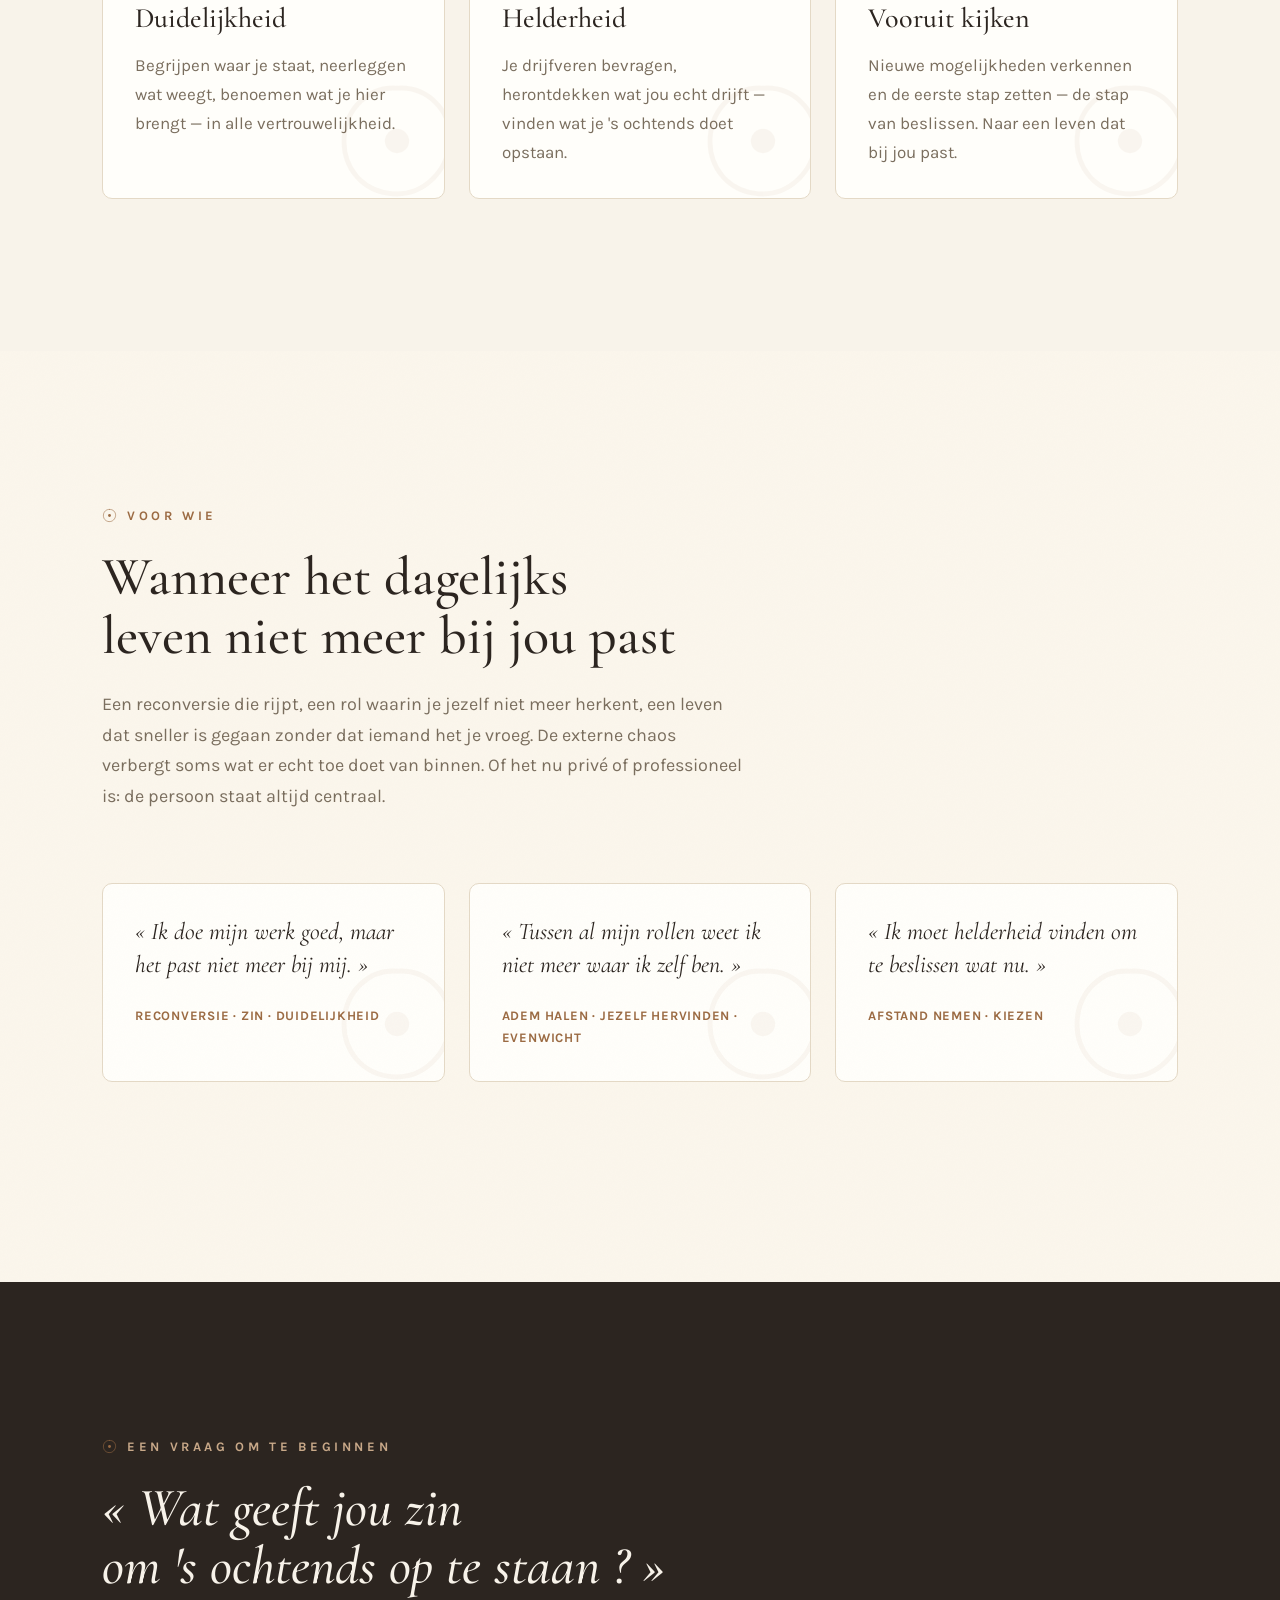
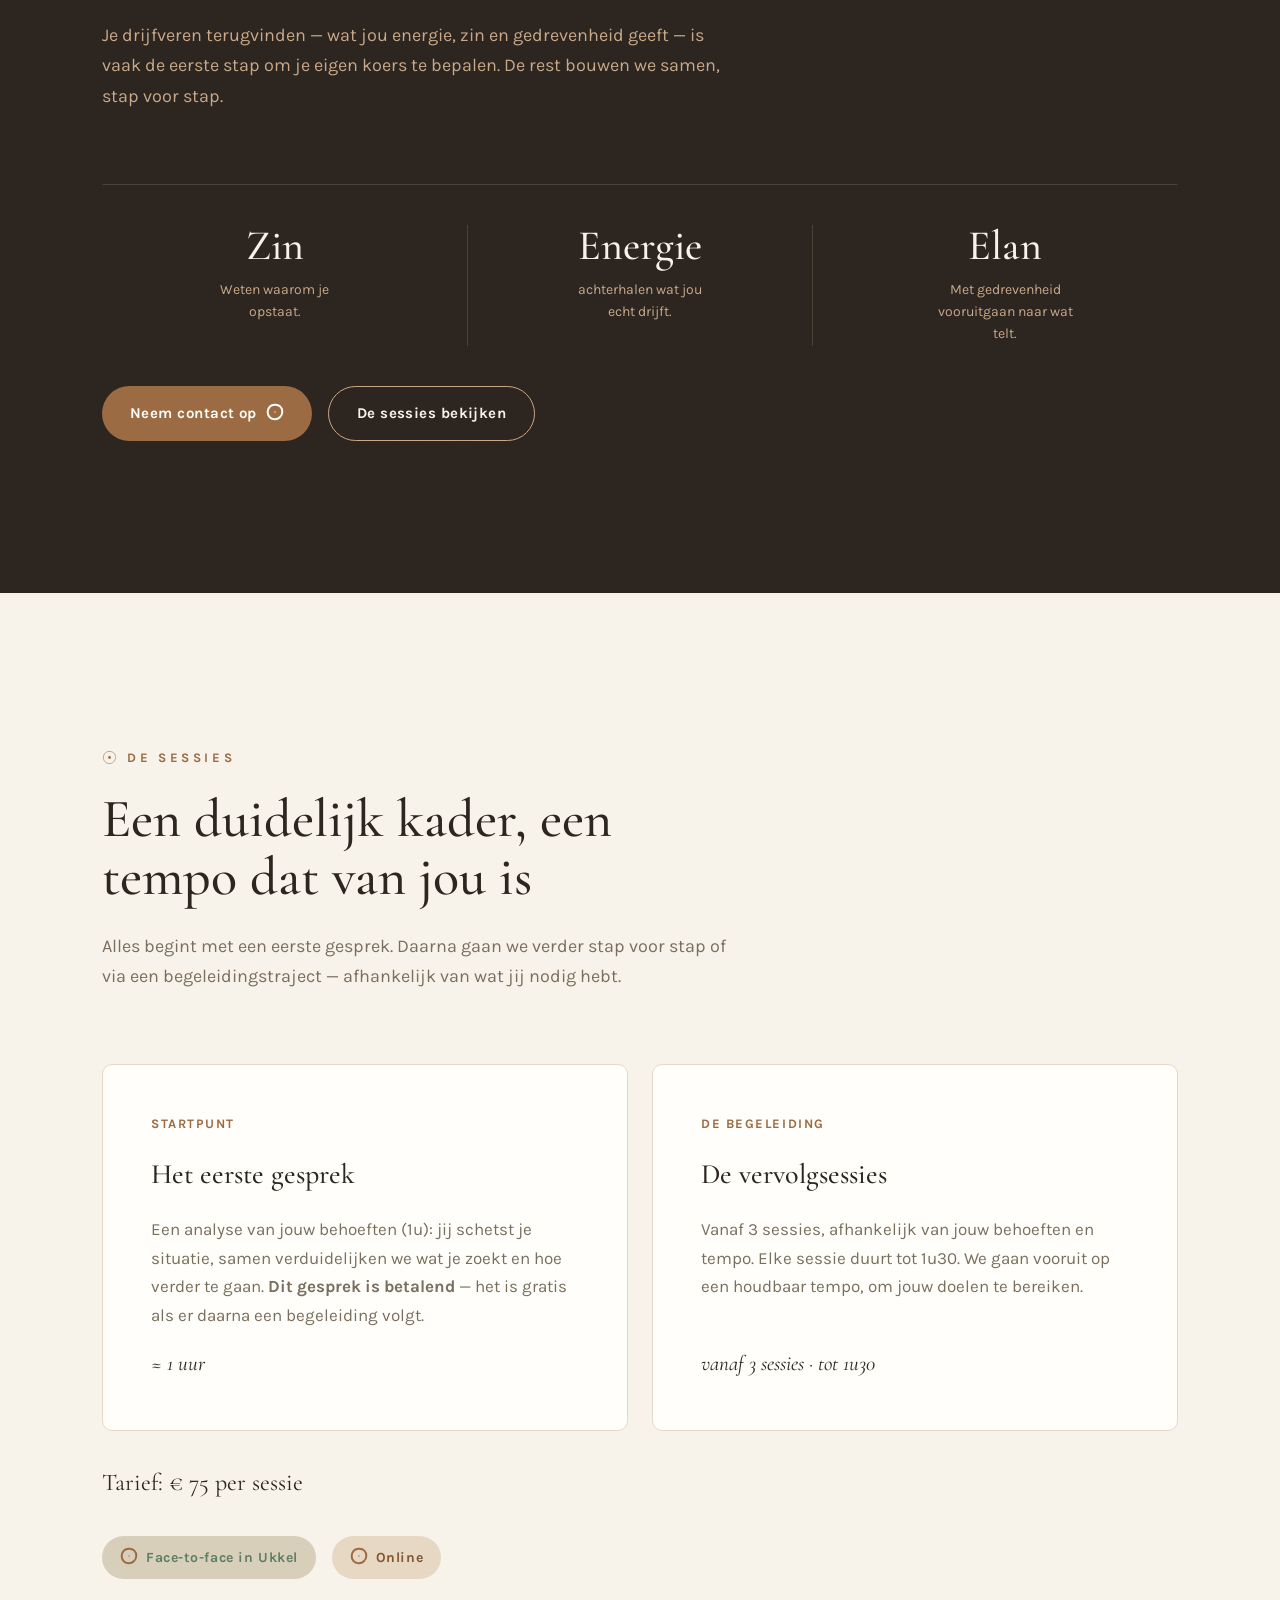
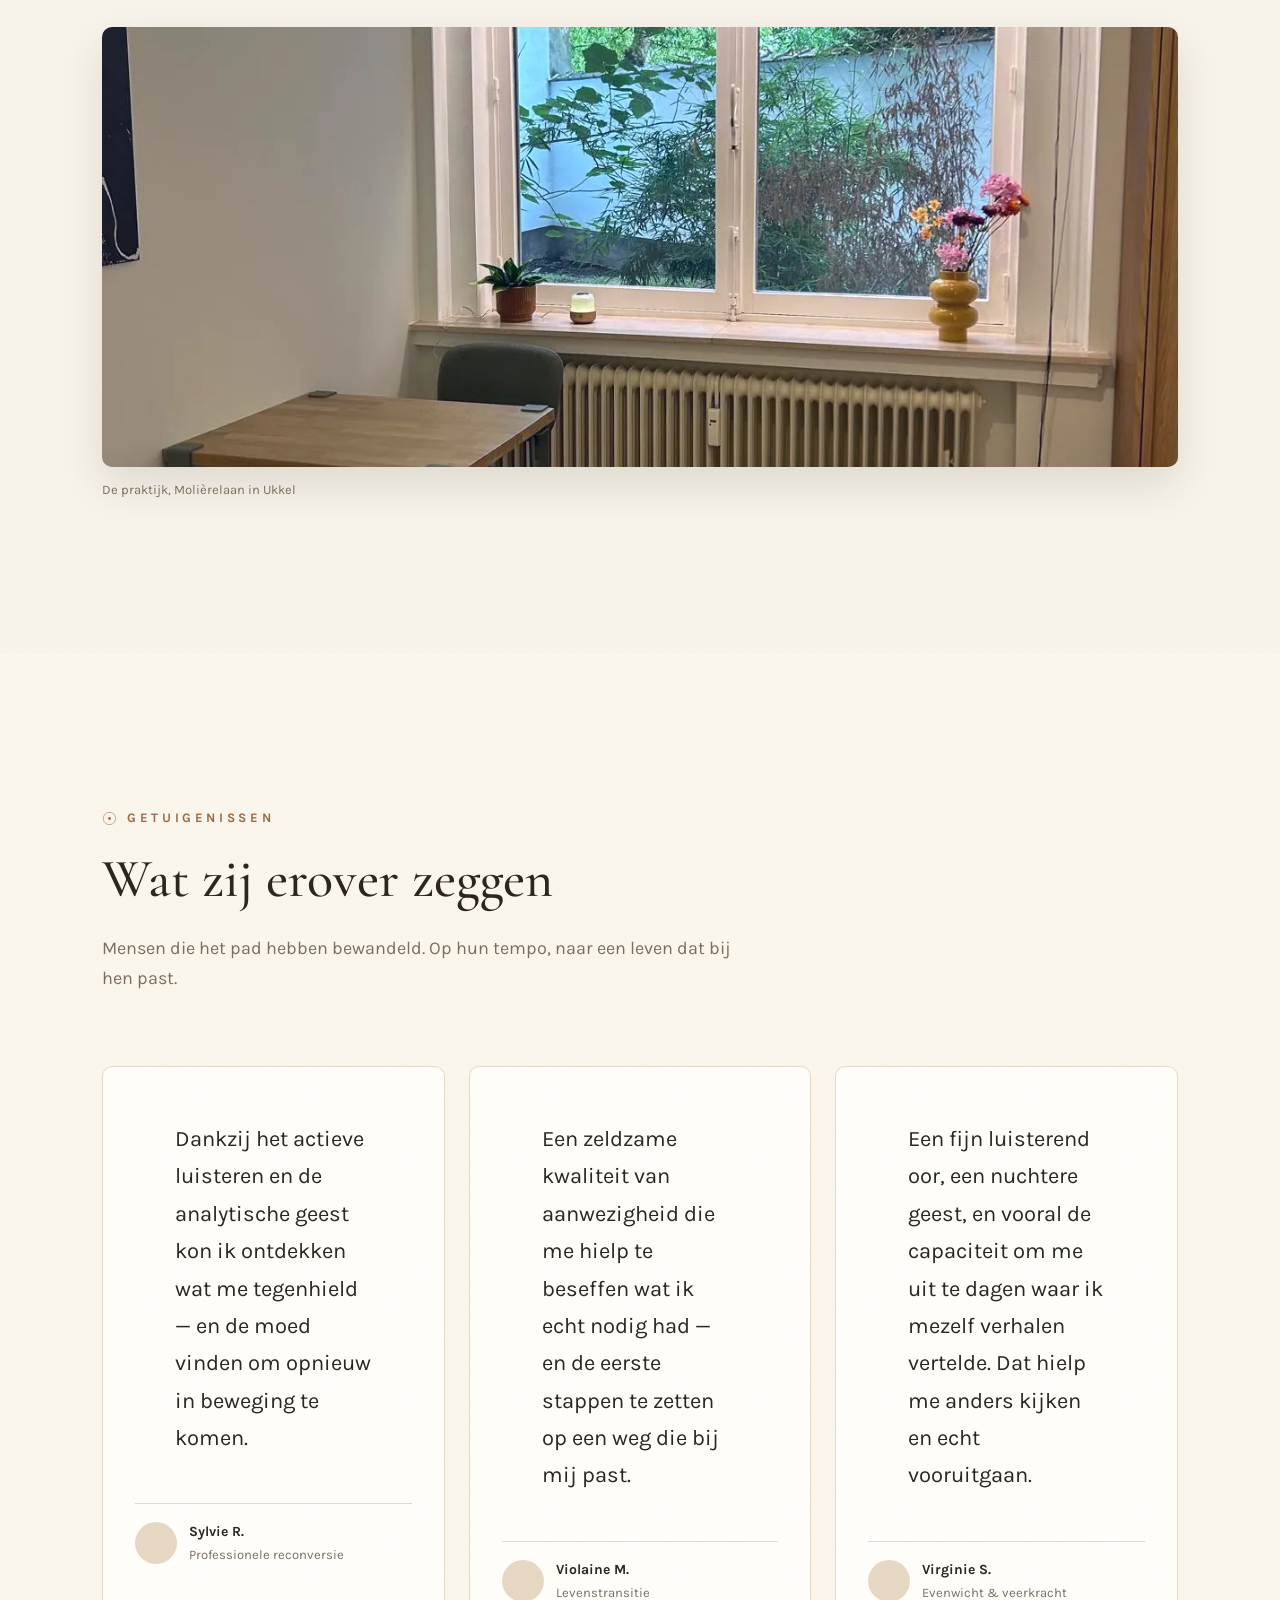
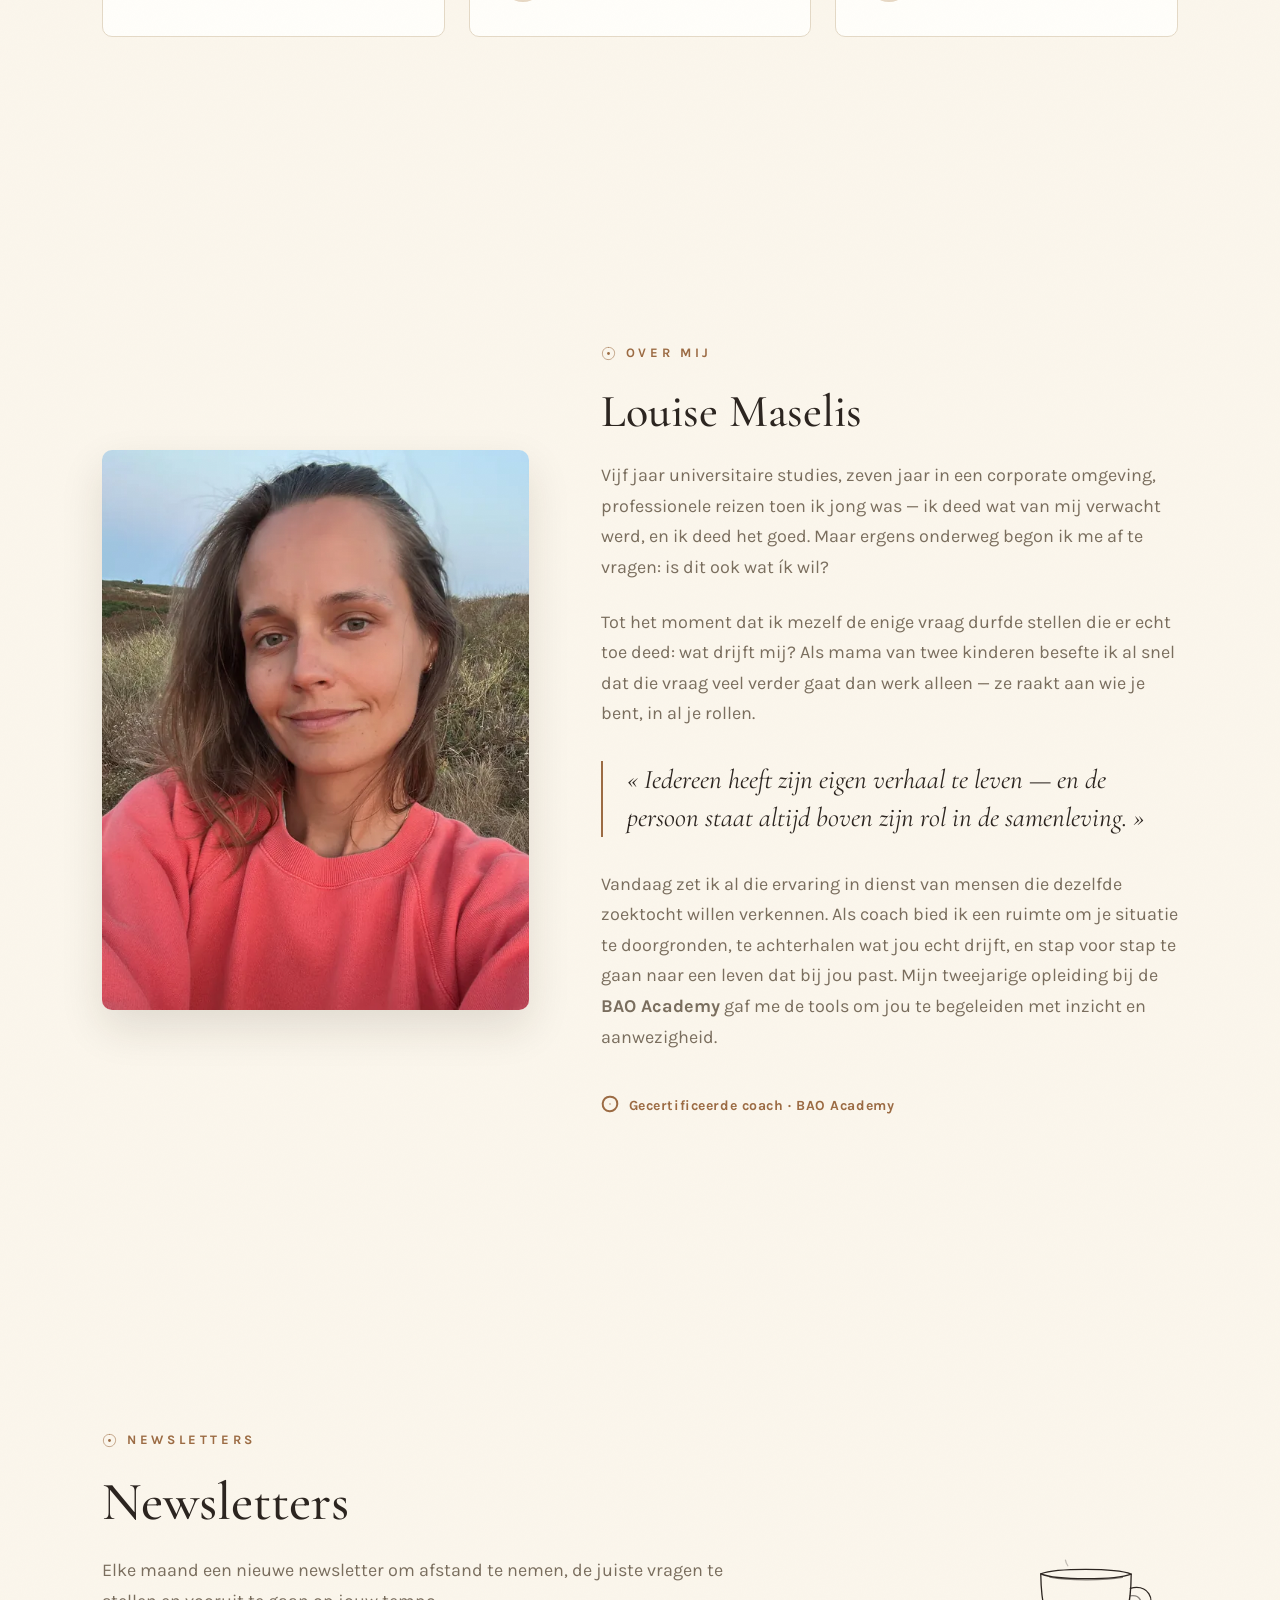
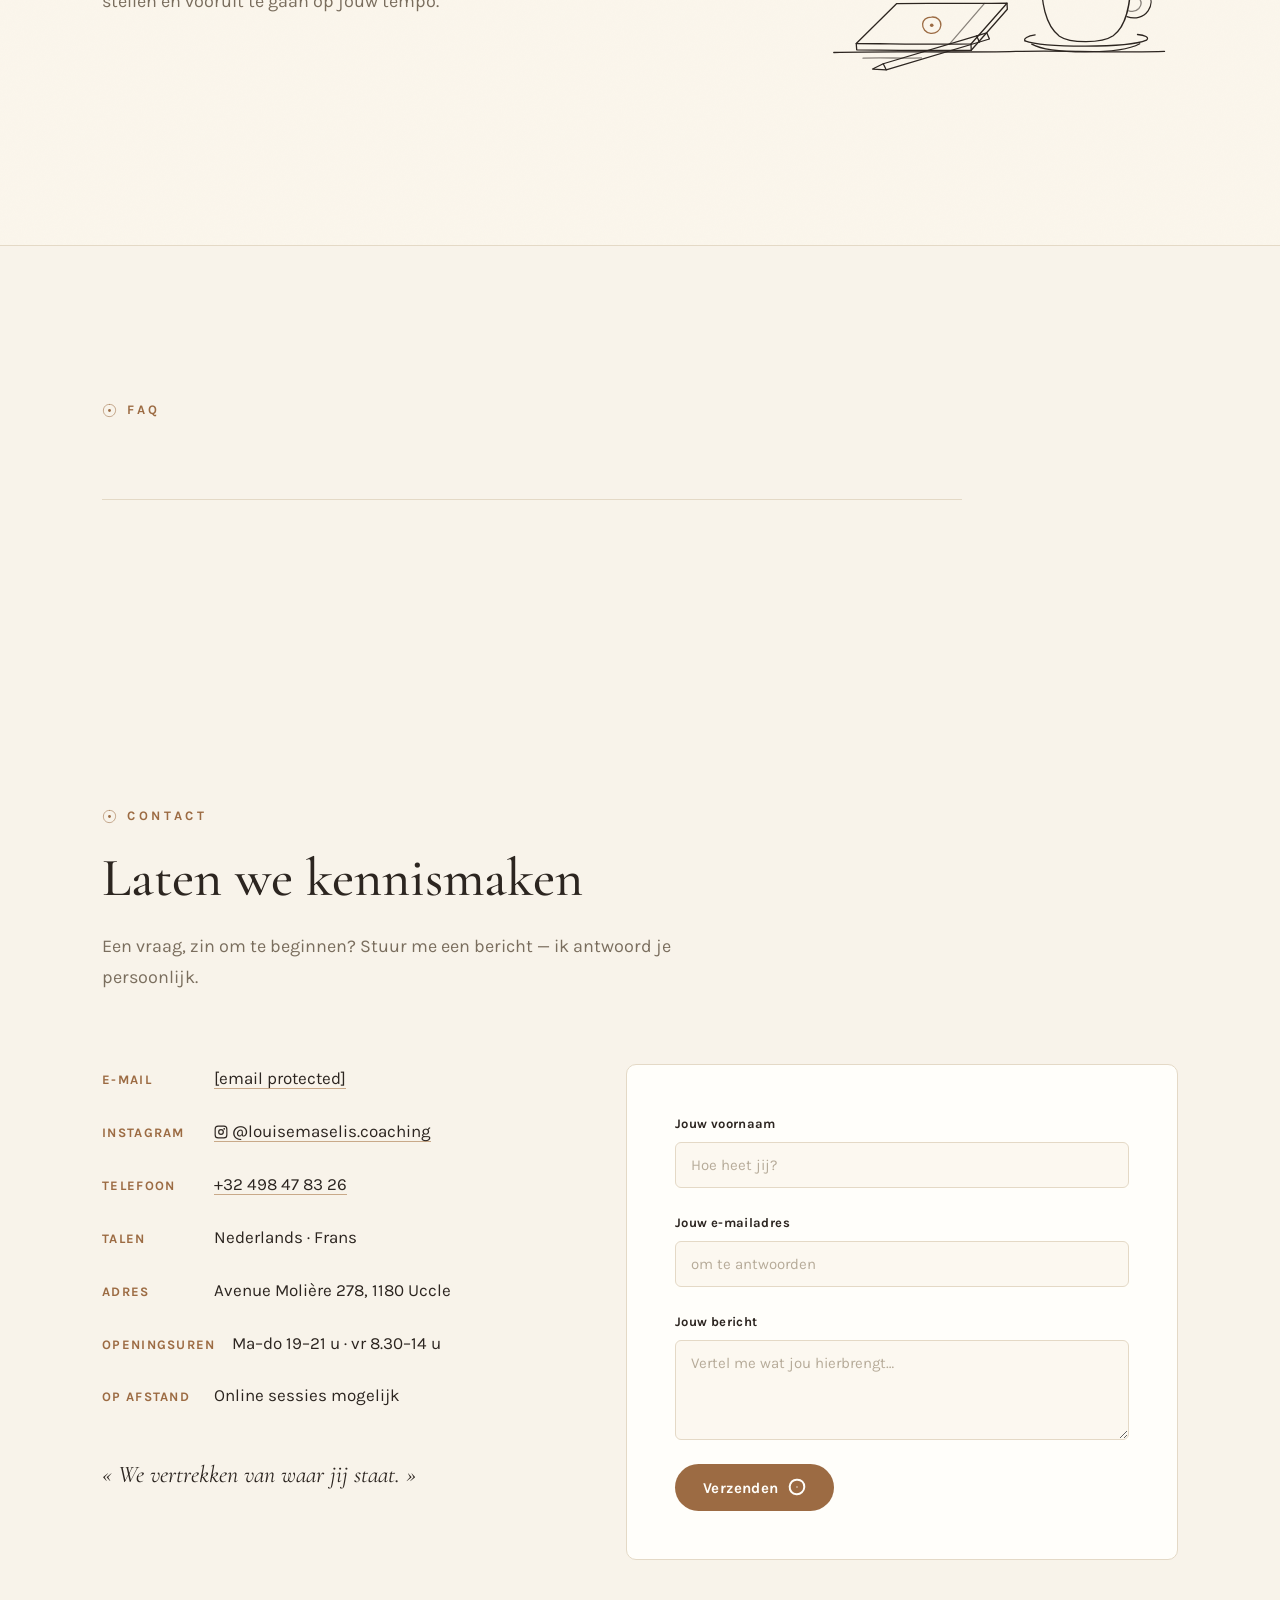
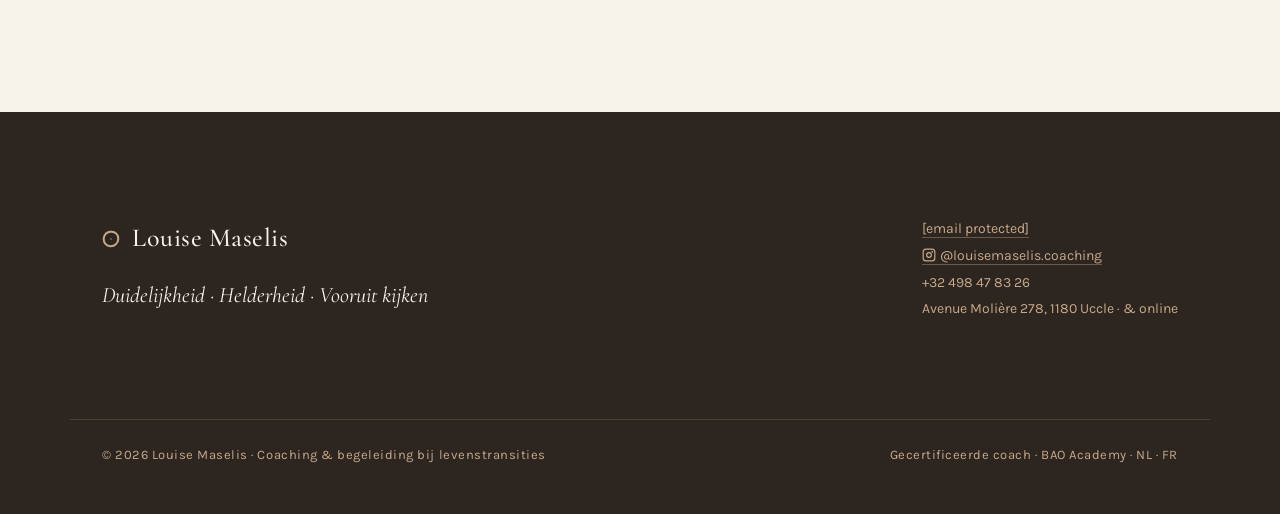
<file: nl.html>
<!DOCTYPE html>
<html lang="nl-BE">
<head>
<meta charset="UTF-8" />
<meta name="viewport" content="width=device-width, initial-scale=1.0" />
<title>Life coach in Ukkel, Brussel | Louise Maselis Coaching</title>
<meta name="description" content="Individuele coaching in Ukkel en online: levenstransities, zingeving, burn-out, ouderschap. Eerste gesprek van 1 uur. In het Nederlands en Frans." />
<link rel="canonical" href="https://louisemaseliscoaching.be/nl" />
<link rel="alternate" hreflang="fr-BE" href="https://louisemaseliscoaching.be/" />
<link rel="alternate" hreflang="nl-BE" href="https://louisemaseliscoaching.be/nl" />
<link rel="alternate" hreflang="x-default" href="https://louisemaseliscoaching.be/" />
<link rel="icon" href="/favicon.ico" sizes="any" />
<link rel="icon" href="/icon.svg" type="image/svg+xml" />
<link rel="apple-touch-icon" href="/apple-touch-icon.png" />
<link rel="manifest" href="/site.webmanifest" />
<meta name="theme-color" content="#F5EEE2" />
<meta property="og:type" content="website" />
<meta property="og:locale" content="nl_BE" />
<meta property="og:title" content="Life coach in Ukkel, Brussel | Louise Maselis Coaching" />
<meta property="og:description" content="Individuele coaching in Ukkel en online: levenstransities, zingeving, burn-out, ouderschap. Eerste gesprek van 1 uur. In het Nederlands en Frans." />
<meta property="og:url" content="https://louisemaseliscoaching.be/nl" />
<meta property="og:image" content="https://louisemaseliscoaching.be/og-image.jpg" />
<meta property="og:image:width" content="1200" />
<meta property="og:image:height" content="630" />
<meta property="og:image:alt" content="De coachingpraktijk van Louise Maselis in Ukkel" />
<meta property="og:site_name" content="Louise Maselis Coaching" />
<meta name="twitter:card" content="summary_large_image" />
<meta name="twitter:image" content="https://louisemaseliscoaching.be/og-image.jpg" />
<script type="application/ld+json">
{
  "@context": "https://schema.org",
  "@graph": [
    {
      "@type": "ProfessionalService",
      "@id": "https://louisemaseliscoaching.be/#cabinet",
      "name": "Louise Maselis Coaching",
      "description": "Individuele coaching bij levenstransities in Ukkel en online: zingeving, burn-out, ouderschap, professionele verandering.",
      "url": "https://louisemaseliscoaching.be/nl",
      "image": "https://louisemaseliscoaching.be/og-image.jpg",
      "logo": "https://louisemaseliscoaching.be/icon-512.png",
      "telephone": "+32498478326",
      "email": "louisemaselis@icloud.com",
      "address": {"@type":"PostalAddress","streetAddress":"Avenue Molière 278","postalCode":"1180","addressLocality":"Uccle","addressRegion":"Bruxelles-Capitale","addressCountry":"BE"},
      "geo": {"@type":"GeoCoordinates","latitude":50.8157898,"longitude":4.3598004},
      "hasMap": "https://maps.google.com/?cid=11953524549869612857",
      "openingHoursSpecification": [
        {"@type":"OpeningHoursSpecification","dayOfWeek":["Monday","Tuesday","Wednesday","Thursday"],"opens":"19:00","closes":"21:00"},
        {"@type":"OpeningHoursSpecification","dayOfWeek":"Friday","opens":"08:30","closes":"14:00"}
      ],
      "areaServed": ["Uccle","Forest","Ixelles","Bruxelles","Rhode-Saint-Genèse","Waterloo","Braine-l'Alleud"],
      "priceRange": "75 €",
      "availableLanguage": ["fr","nl"],
      "knowsLanguage": ["fr","nl"],
      "sameAs": ["https://instagram.com/louisemaselis.coaching","https://maps.google.com/?cid=11953524549869612857"],
      "founder": {"@id":"https://louisemaseliscoaching.be/#louise"}
    },
    {
      "@type": "Person",
      "@id": "https://louisemaseliscoaching.be/#louise",
      "image": "https://louisemaseliscoaching.be/louise.webp",
      "url": "https://louisemaseliscoaching.be/nl#apropos",
      "worksFor": {"@id":"https://louisemaseliscoaching.be/#cabinet"},
      "name": "Louise Maselis",
      "jobTitle": "Gecertificeerde coach",
      "knowsLanguage": ["fr","nl"],
      "alumniOf": {"@type":"Organization","name":"BAO Academy"},
      "sameAs": ["https://instagram.com/louisemaselis.coaching"]
    }
  ]
}
</script>
<link rel="preconnect" href="https://fonts.googleapis.com" />
<link rel="preconnect" href="https://fonts.gstatic.com" crossorigin="anonymous" />
<link href="https://fonts.googleapis.com/css2?family=Cormorant+Garamond:ital,wght@0,400;0,500;0,600;1,400;1,500&family=Karla:wght@400;500;600;700&display=swap" rel="stylesheet" />
<link rel="stylesheet" href="site.css" />
</head>
<body>

<!-- ====================== NAV ====================== -->
<nav class="nav">
  <div class="wrap nav__in">
    <a class="brand" href="#top"><span class="sun"><svg width="18" height="18" viewBox="0 0 64 64" style="display:inline-block;vertical-align:-3px;flex-shrink:0" aria-hidden="true"><path d="M32 6 C47 5 59 17 58 32 C57 47 45 59 30 58 C15 57 5 45 6 30 C7 16 18 5 32 6" fill="none" stroke="currentColor" stroke-width="2" vector-effect="non-scaling-stroke" stroke-linecap="round"/><circle cx="32" cy="32" r="2.25" fill="currentColor"/></svg></span><b>Louise Maselis</b></a>
    <div class="nav__links">
      <a class="hide-sm" href="#approche">Mijn aanpak</a>
      <a class="hide-sm" href="#pourqui">Voor wie</a>
      <a class="hide-sm" href="#seances">De sessies</a>
      <a class="hide-sm" href="#apropos">Over mij</a>
      <a class="hide-sm" href="/nl/newsletters">Newsletters</a>
      <a class="hide-sm" href="#faq">FAQ</a>
      <div style="display:flex;align-items:center;gap:0;border:1.5px solid var(--line);border-radius:999px;overflow:hidden;font-family:var(--sans);font-size:13px;font-weight:700;letter-spacing:0.06em;flex-shrink:0;">
          <a href="/" style="padding:6px 14px;line-height:1.4;color:var(--ink-soft);text-decoration:none;transition:background .15s;">FR</a>
          <span style="padding:6px 14px;line-height:1.4;background:var(--accent);color:var(--white);">NL</span>
        </div>
        <a class="btn btn-primary btn-sm calendly-trigger" href="https://calendly.com/louisemaselis" style="flex-shrink:0;"><span class="hide-sm">Reserveer je sessie</span><span class="show-sm">Reserveren</span> <span><svg width="18" height="18" viewBox="0 0 64 64" style="display:inline-block;vertical-align:-3px;flex-shrink:0" aria-hidden="true"><path d="M32 6 C47 5 59 17 58 32 C57 47 45 59 30 58 C15 57 5 45 6 30 C7 16 18 5 32 6" fill="none" stroke="currentColor" stroke-width="2" vector-effect="non-scaling-stroke" stroke-linecap="round"/><circle cx="32" cy="32" r="2.25" fill="currentColor"/></svg></span></a>
    </div>
  </div>
</nav>

<!-- ====================== HERO ====================== -->
<header class="hero grain" id="top">
  <div class="wrap hero__grid">
    <div>
      <h1><span class="eyebrow" data-field="hero_eyebrow" style="display:flex; line-height:1.4; margin-bottom:0.15em;">Coaching · levenstransities</span> <span data-field="hero_title">Zin, richting, gedrevenheid.</span><br /><span class="sun" data-field="hero_title_italic" style="font-style:italic; font-family:var(--serif);">Op jouw tempo.</span></h1>
      <p class="lede" data-field="hero_lede">
        Ik begeleid mensen die zichzelf niet meer helemaal herkennen
          in hun dagelijks leven — bij levenstransities, privé
          én professioneel. In Ukkel en online.
      </p>
      <p style="font-size:15px; color:var(--ink-soft); margin:-8px 0 var(--s-4);">Consultaties in het <strong style="color:var(--ink);">Nederlands</strong> &amp; <strong style="color:var(--ink);">Frans</strong>.</p>
      <div class="hero__cta">
        <a class="btn btn-primary" href="#contact">Neem contact op <span><svg width="18" height="18" viewBox="0 0 64 64" style="display:inline-block;vertical-align:-3px;flex-shrink:0" aria-hidden="true"><path d="M32 6 C47 5 59 17 58 32 C57 47 45 59 30 58 C15 57 5 45 6 30 C7 16 18 5 32 6" fill="none" stroke="currentColor" stroke-width="2" vector-effect="non-scaling-stroke" stroke-linecap="round"/><circle cx="32" cy="32" r="2.25" fill="currentColor"/></svg></span></a>
        <a class="btn btn-ghost" href="#approche">Ontdek mijn aanpak</a>
      </div>
    </div>
    <div class="hero__media" style="display:flex; align-items:center; justify-content:center;">
      <div style="position:relative; width:100%; display:flex; flex-direction:column; align-items:center; justify-content:center; text-align:center; padding:var(--s-6) var(--s-4); background:var(--paper-2); border:1px solid var(--line); border-radius:12px; min-height:480px; overflow:hidden;">
        <!-- Motif en filigrane -->
        <div style="position:absolute; right:-60px; bottom:-60px; opacity:0.06; color:var(--accent);">
          <svg width="320" height="320" viewBox="0 0 64 64" aria-hidden="true"><path d="M32 6 C47 5 59 17 58 32 C57 47 45 59 30 58 C15 57 5 45 6 30 C7 16 18 5 32 6" fill="none" stroke="currentColor" stroke-width="2.4" stroke-linecap="round"/><circle cx="32" cy="32" r="6" fill="currentColor"/></svg>
        </div>
        <!-- Motif en filigrane haut gauche -->
        <div style="position:absolute; left:-40px; top:-40px; opacity:0.04; color:var(--accent);">
          <svg width="200" height="200" viewBox="0 0 64 64" aria-hidden="true"><path d="M32 6 C47 5 59 17 58 32 C57 47 45 59 30 58 C15 57 5 45 6 30 C7 16 18 5 32 6" fill="none" stroke="currentColor" stroke-width="2.4" stroke-linecap="round"/><circle cx="32" cy="32" r="6" fill="currentColor"/></svg>
        </div>
        <!-- Contenu -->
        <div style="position:relative; z-index:1; display:flex; flex-direction:column; align-items:center; gap:28px;">
          <svg width="44" height="44" viewBox="0 0 64 64" style="color:var(--accent);" aria-hidden="true"><path d="M32 6 C47 5 59 17 58 32 C57 47 45 59 30 58 C15 57 5 45 6 30 C7 16 18 5 32 6" fill="none" stroke="currentColor" stroke-width="2.4" stroke-linecap="round"/><circle cx="32" cy="32" r="6" fill="currentColor"/></svg>
          <div style="font-family:var(--serif); font-size:clamp(28px,3.4vw,44px); font-weight:500; font-style:italic; line-height:1.25; color:var(--ink); max-width:16ch;">
            « Men moet nog chaos in zich hebben om een dansende ster te kunnen baren. »</div>
          <div style="font-family:'Karla',sans-serif; font-size:12px; letter-spacing:0.12em; text-transform:uppercase; color:var(--ink-soft); margin-top:16px;">— Friedrich Nietzsche
          </div>
          <div style="width:48px; height:1.5px; background:var(--accent);"></div>
          
        </div>
      </div>
    </div>
  </div>
</header>

<!-- ====================== BANNER <svg width="18" height="18" viewBox="0 0 64 64" style="display:inline-block;vertical-align:-3px;flex-shrink:0" aria-hidden="true"><path d="M32 6 C47 5 59 17 58 32 C57 47 45 59 30 58 C15 57 5 45 6 30 C7 16 18 5 32 6" fill="none" stroke="currentColor" stroke-width="2" vector-effect="non-scaling-stroke" stroke-linecap="round"/><circle cx="32" cy="32" r="2.25" fill="currentColor"/></svg> ====================== -->
<div class="marquee" aria-hidden="true">
  <div class="marquee__track"><span>Duidelijkheid</span><span class="sun"><svg width="18" height="18" viewBox="0 0 64 64" style="display:inline-block;vertical-align:-3px;flex-shrink:0" aria-hidden="true"><path d="M32 6 C47 5 59 17 58 32 C57 47 45 59 30 58 C15 57 5 45 6 30 C7 16 18 5 32 6" fill="none" stroke="currentColor" stroke-width="2" vector-effect="non-scaling-stroke" stroke-linecap="round"/><circle cx="32" cy="32" r="2.25" fill="currentColor"/></svg></span><span>Helderheid</span><span class="sun"><svg width="18" height="18" viewBox="0 0 64 64" style="display:inline-block;vertical-align:-3px;flex-shrink:0" aria-hidden="true"><path d="M32 6 C47 5 59 17 58 32 C57 47 45 59 30 58 C15 57 5 45 6 30 C7 16 18 5 32 6" fill="none" stroke="currentColor" stroke-width="2" vector-effect="non-scaling-stroke" stroke-linecap="round"/><circle cx="32" cy="32" r="2.25" fill="currentColor"/></svg></span><span>Vooruit kijken</span><span class="sun"><svg width="18" height="18" viewBox="0 0 64 64" style="display:inline-block;vertical-align:-3px;flex-shrink:0" aria-hidden="true"><path d="M32 6 C47 5 59 17 58 32 C57 47 45 59 30 58 C15 57 5 45 6 30 C7 16 18 5 32 6" fill="none" stroke="currentColor" stroke-width="2" vector-effect="non-scaling-stroke" stroke-linecap="round"/><circle cx="32" cy="32" r="2.25" fill="currentColor"/></svg></span><span>Zin</span><span class="sun"><svg width="18" height="18" viewBox="0 0 64 64" style="display:inline-block;vertical-align:-3px;flex-shrink:0" aria-hidden="true"><path d="M32 6 C47 5 59 17 58 32 C57 47 45 59 30 58 C15 57 5 45 6 30 C7 16 18 5 32 6" fill="none" stroke="currentColor" stroke-width="2" vector-effect="non-scaling-stroke" stroke-linecap="round"/><circle cx="32" cy="32" r="2.25" fill="currentColor"/></svg></span><span>Energie</span><span class="sun"><svg width="18" height="18" viewBox="0 0 64 64" style="display:inline-block;vertical-align:-3px;flex-shrink:0" aria-hidden="true"><path d="M32 6 C47 5 59 17 58 32 C57 47 45 59 30 58 C15 57 5 45 6 30 C7 16 18 5 32 6" fill="none" stroke="currentColor" stroke-width="2" vector-effect="non-scaling-stroke" stroke-linecap="round"/><circle cx="32" cy="32" r="2.25" fill="currentColor"/></svg></span><span>Gedrevenheid</span><span class="sun"><svg width="18" height="18" viewBox="0 0 64 64" style="display:inline-block;vertical-align:-3px;flex-shrink:0" aria-hidden="true"><path d="M32 6 C47 5 59 17 58 32 C57 47 45 59 30 58 C15 57 5 45 6 30 C7 16 18 5 32 6" fill="none" stroke="currentColor" stroke-width="2" vector-effect="non-scaling-stroke" stroke-linecap="round"/><circle cx="32" cy="32" r="2.25" fill="currentColor"/></svg></span></div>
  <div class="marquee__track" aria-hidden="true"><span>Duidelijkheid</span><span class="sun"><svg width="18" height="18" viewBox="0 0 64 64" style="display:inline-block;vertical-align:-3px;flex-shrink:0" aria-hidden="true"><path d="M32 6 C47 5 59 17 58 32 C57 47 45 59 30 58 C15 57 5 45 6 30 C7 16 18 5 32 6" fill="none" stroke="currentColor" stroke-width="2" vector-effect="non-scaling-stroke" stroke-linecap="round"/><circle cx="32" cy="32" r="2.25" fill="currentColor"/></svg></span><span>Helderheid</span><span class="sun"><svg width="18" height="18" viewBox="0 0 64 64" style="display:inline-block;vertical-align:-3px;flex-shrink:0" aria-hidden="true"><path d="M32 6 C47 5 59 17 58 32 C57 47 45 59 30 58 C15 57 5 45 6 30 C7 16 18 5 32 6" fill="none" stroke="currentColor" stroke-width="2" vector-effect="non-scaling-stroke" stroke-linecap="round"/><circle cx="32" cy="32" r="2.25" fill="currentColor"/></svg></span><span>Vooruit kijken</span><span class="sun"><svg width="18" height="18" viewBox="0 0 64 64" style="display:inline-block;vertical-align:-3px;flex-shrink:0" aria-hidden="true"><path d="M32 6 C47 5 59 17 58 32 C57 47 45 59 30 58 C15 57 5 45 6 30 C7 16 18 5 32 6" fill="none" stroke="currentColor" stroke-width="2" vector-effect="non-scaling-stroke" stroke-linecap="round"/><circle cx="32" cy="32" r="2.25" fill="currentColor"/></svg></span><span>Zin</span><span class="sun"><svg width="18" height="18" viewBox="0 0 64 64" style="display:inline-block;vertical-align:-3px;flex-shrink:0" aria-hidden="true"><path d="M32 6 C47 5 59 17 58 32 C57 47 45 59 30 58 C15 57 5 45 6 30 C7 16 18 5 32 6" fill="none" stroke="currentColor" stroke-width="2" vector-effect="non-scaling-stroke" stroke-linecap="round"/><circle cx="32" cy="32" r="2.25" fill="currentColor"/></svg></span><span>Energie</span><span class="sun"><svg width="18" height="18" viewBox="0 0 64 64" style="display:inline-block;vertical-align:-3px;flex-shrink:0" aria-hidden="true"><path d="M32 6 C47 5 59 17 58 32 C57 47 45 59 30 58 C15 57 5 45 6 30 C7 16 18 5 32 6" fill="none" stroke="currentColor" stroke-width="2" vector-effect="non-scaling-stroke" stroke-linecap="round"/><circle cx="32" cy="32" r="2.25" fill="currentColor"/></svg></span><span>Gedrevenheid</span><span class="sun"><svg width="18" height="18" viewBox="0 0 64 64" style="display:inline-block;vertical-align:-3px;flex-shrink:0" aria-hidden="true"><path d="M32 6 C47 5 59 17 58 32 C57 47 45 59 30 58 C15 57 5 45 6 30 C7 16 18 5 32 6" fill="none" stroke="currentColor" stroke-width="2" vector-effect="non-scaling-stroke" stroke-linecap="round"/><circle cx="32" cy="32" r="2.25" fill="currentColor"/></svg></span></div>
</div>

<!-- ====================== AANPAK ====================== -->
<section class="section" id="approche">
  <div class="wrap">
    <div class="section__head">
      <div class="eyebrow" data-field="approche_sep">Mijn aanpak</div>
      <h2 data-field="approche_title">We vertrekken van waar jij staat.</h2>
      <p data-field="approche_intro">
        De wereld versnelt, de verwachtingen stapelen zich op, en het wordt
        steeds moeilijker te weten wat <em>echt</em> voor jou telt.
        Ik breng je geen kant-en-klare antwoorden: ik help je je eigen kompas terug te vinden
        — wat je energie, zin en gedrevenheid geeft.
      </p>
    </div>
  </div>
  <div class="wrap">
    <div class="cards3">
      <div class="situation">
        <div class="step__num" style="color:var(--accent);">01</div>
        <h3 data-field="approche_c1_title" style="font-size:28px; margin:12px 0 8px;">Duidelijkheid</h3>
        <p data-field="approche_c1_desc" style="color:var(--ink-soft); margin:0;">Begrijpen waar je staat, neerleggen wat weegt, benoemen wat je hier brengt — in alle vertrouwelijkheid.</p>
        <div class="sun-lg"><svg width="130" height="130" viewBox="0 0 64 64" aria-hidden="true"><path d="M32 6 C47 5 59 17 58 32 C57 47 45 59 30 58 C15 57 5 45 6 30 C7 16 18 5 32 6" fill="none" stroke="currentColor" stroke-width="2.4" stroke-linecap="round"/><circle cx="32" cy="32" r="6" fill="currentColor"/></svg></div>
      </div>
      <div class="situation">
        <div class="step__num" style="color:var(--accent);">02</div>
        <h3 data-field="approche_c2_title" style="font-size:28px; margin:12px 0 8px;">Helderheid</h3>
        <p data-field="approche_c2_desc" style="color:var(--ink-soft); margin:0;">Je drijfveren bevragen, herontdekken wat jou echt drijft — vinden wat je 's ochtends doet opstaan.</p>
        <div class="sun-lg"><svg width="130" height="130" viewBox="0 0 64 64" aria-hidden="true"><path d="M32 6 C47 5 59 17 58 32 C57 47 45 59 30 58 C15 57 5 45 6 30 C7 16 18 5 32 6" fill="none" stroke="currentColor" stroke-width="2.4" stroke-linecap="round"/><circle cx="32" cy="32" r="6" fill="currentColor"/></svg></div>
      </div>
      <div class="situation">
        <div class="step__num" style="color:var(--accent);">03</div>
        <h3 data-field="approche_c3_title" style="font-size:28px; margin:12px 0 8px;">Vooruit kijken</h3>
        <p data-field="approche_c3_desc" style="color:var(--ink-soft); margin:0;">Nieuwe mogelijkheden verkennen en de eerste stap zetten — de stap van beslissen. Naar een leven dat bij jou past.</p>
        <div class="sun-lg"><svg width="130" height="130" viewBox="0 0 64 64" aria-hidden="true"><path d="M32 6 C47 5 59 17 58 32 C57 47 45 59 30 58 C15 57 5 45 6 30 C7 16 18 5 32 6" fill="none" stroke="currentColor" stroke-width="2.4" stroke-linecap="round"/><circle cx="32" cy="32" r="6" fill="currentColor"/></svg></div>
      </div>
    </div>
  </div>
</section>

<!-- ====================== VOOR WIE ====================== -->
<section class="section section--soft grain" id="pourqui">
  <div class="wrap">
    <div class="section__head">
      <div class="eyebrow" data-field="pourqui_sep">Voor wie</div>
      <h2 data-field="pourqui_title">Wanneer het dagelijks leven niet meer bij jou past</h2>
      <p data-field="pourqui_intro">
        Een reconversie die rijpt, een rol waarin je jezelf niet meer herkent,
        een leven dat sneller is gegaan zonder dat iemand het je vroeg.
        De externe chaos verbergt soms wat er echt toe doet van binnen.
        Of het nu privé of professioneel is: de persoon staat altijd centraal.
      </p>
    </div>
    <div class="cards3">
      <div class="situation">
        <div class="q" data-field="pourqui_s1_q">« Ik doe mijn werk goed, maar het past niet meer bij mij. »</div>
        <div class="t" data-field="pourqui_s1_t">Reconversie · zin · duidelijkheid</div>
        <div class="sun-lg"><svg width="130" height="130" viewBox="0 0 64 64" aria-hidden="true"><path d="M32 6 C47 5 59 17 58 32 C57 47 45 59 30 58 C15 57 5 45 6 30 C7 16 18 5 32 6" fill="none" stroke="currentColor" stroke-width="2.4" stroke-linecap="round"/><circle cx="32" cy="32" r="6" fill="currentColor"/></svg></div>
      </div>
      <div class="situation">
        <div class="q" data-field="pourqui_s2_q">« Tussen al mijn rollen weet ik niet meer waar ik zelf ben. »</div>
        <div class="t" data-field="pourqui_s2_t">Adem halen · jezelf hervinden · evenwicht</div>
        <div class="sun-lg"><svg width="130" height="130" viewBox="0 0 64 64" aria-hidden="true"><path d="M32 6 C47 5 59 17 58 32 C57 47 45 59 30 58 C15 57 5 45 6 30 C7 16 18 5 32 6" fill="none" stroke="currentColor" stroke-width="2.4" stroke-linecap="round"/><circle cx="32" cy="32" r="6" fill="currentColor"/></svg></div>
      </div>
      <div class="situation">
        <div class="q" data-field="pourqui_s3_q">« Ik moet helderheid vinden om te beslissen wat nu. »</div>
        <div class="t" data-field="pourqui_s3_t">Afstand nemen · kiezen</div>
        <div class="sun-lg"><svg width="130" height="130" viewBox="0 0 64 64" aria-hidden="true"><path d="M32 6 C47 5 59 17 58 32 C57 47 45 59 30 58 C15 57 5 45 6 30 C7 16 18 5 32 6" fill="none" stroke="currentColor" stroke-width="2.4" stroke-linecap="round"/><circle cx="32" cy="32" r="6" fill="currentColor"/></svg></div>
      </div>
    </div>
    <div class="themes" id="theme-links"></div>
  </div>
</section>

<!-- ====================== METHODE ====================== -->
<section class="section section--ink grain">
  <div class="wrap">
    <div class="section__head">
      <div class="eyebrow" data-field="methode_sep">Een vraag om te beginnen</div>
      <h2 data-field="methode_question" style="font-style:italic;">« Wat geeft jou zin<br />om 's ochtends op te staan ? »</h2>
      <p data-field="methode_intro">Je drijfveren terugvinden — wat jou energie, zin en gedrevenheid geeft — is vaak de eerste stap om je eigen koers te bepalen. De rest bouwen we samen, stap voor stap.</p>
    </div>

    <div class="senea" style="display:grid; grid-template-columns:repeat(3,1fr); gap:20px; margin-top:48px; padding-top:40px; border-top:1px solid rgba(201,169,137,0.2);">
      <div style="text-align:center; display:flex; flex-direction:column; align-items:center; gap:12px;">
        <div data-field="methode_p1_word" style="font-family:'Cormorant Garamond',serif; font-size:42px; font-weight:500; color:#F8F3EA; line-height:1;">Zin</div>
        <div data-field="methode_p1_desc" style="font-family:'Karla',sans-serif; font-size:14px; line-height:1.6; color:#C9A989; max-width:18ch;">Weten waarom je opstaat.</div>
      </div>
      <div style="text-align:center; display:flex; flex-direction:column; align-items:center; gap:12px; border-left:1px solid rgba(201,169,137,0.2); border-right:1px solid rgba(201,169,137,0.2); padding:0 20px;">
        <div data-field="methode_p2_word" style="font-family:'Cormorant Garamond',serif; font-size:42px; font-weight:500; color:#F8F3EA; line-height:1;">Energie</div>
        <div data-field="methode_p2_desc" style="font-family:'Karla',sans-serif; font-size:14px; line-height:1.6; color:#C9A989; max-width:18ch;">achterhalen wat jou echt drijft.</div>
      </div>
      <div style="text-align:center; display:flex; flex-direction:column; align-items:center; gap:12px;">
        <div data-field="methode_p3_word" style="font-family:'Cormorant Garamond',serif; font-size:42px; font-weight:500; color:#F8F3EA; line-height:1;">Elan</div>
        <div data-field="methode_p3_desc" style="font-family:'Karla',sans-serif; font-size:14px; line-height:1.6; color:#C9A989; max-width:18ch;">Met gedrevenheid vooruitgaan naar wat telt.</div>
      </div>
    </div>
    <div class="senea-cta" style="display:flex; gap:16px; flex-wrap:wrap; margin-top:40px;">
      <a class="btn btn-primary" href="#contact">Neem contact op <span><svg width="18" height="18" viewBox="0 0 64 64" style="display:inline-block;vertical-align:-3px;flex-shrink:0" aria-hidden="true"><path d="M32 6 C47 5 59 17 58 32 C57 47 45 59 30 58 C15 57 5 45 6 30 C7 16 18 5 32 6" fill="none" stroke="currentColor" stroke-width="2" vector-effect="non-scaling-stroke" stroke-linecap="round"/><circle cx="32" cy="32" r="2.25" fill="currentColor"/></svg></span></a>
      <a class="btn btn-ghost" href="#seances" style="color:var(--paper); border-color:var(--argile);">De sessies bekijken</a>
    </div>
  </div>
</section>

<!-- ====================== SESSIES ====================== -->
<section class="section" id="seances">
  <div class="wrap">
    <div class="section__head">
      <div class="eyebrow" data-field="seances_sep">De sessies</div>
      <h2 data-field="seances_title">Een duidelijk kader, een tempo dat van jou is</h2>
      <p data-field="seances_intro">
        Alles begint met een eerste gesprek. Daarna gaan we verder stap voor stap
        of via een begeleidingstraject — afhankelijk van wat jij nodig hebt.
      </p>
    </div>
    <div class="seances">
      <div class="seance">
        <div class="meta" data-field="seance1_meta">Startpunt</div>
        <h3 data-field="seance1_title">Het eerste gesprek</h3>
        <p data-field="seance1_desc">Een analyse van jouw behoeften (1u): jij schetst je situatie, samen verduidelijken we wat je zoekt en hoe verder te gaan. <strong>Dit gesprek is betalend</strong> — het is gratis als er daarna een begeleiding volgt.</p>
        <div class="dur" data-field="seance1_dur">≈ 1 uur</div>
      </div>
      <div class="seance">
        <div class="meta" data-field="seance2_meta">De begeleiding</div>
        <h3 data-field="seance2_title">De vervolgsessies</h3>
        <p data-field="seance2_desc">Vanaf 3 sessies, afhankelijk van jouw behoeften en tempo. Elke sessie duurt tot 1u30. We gaan vooruit op een houdbaar tempo, om jouw doelen te bereiken.</p>
        <div class="dur" data-field="seance2_dur">vanaf 3 sessies · tot 1u30</div>
      </div>
    </div>
    <p class="tarif" data-field="seances_tarif" style="font-family:var(--serif); font-size:24px; color:var(--ink); margin:var(--s-4) 0 0;">Tarief: € 75 per sessie</p>
    <div class="modes">
      <span class="chip" style="background:color-mix(in srgb, var(--sage) 15%, var(--argile-2));color:var(--sage-d);"><span class="sun"><svg width="18" height="18" viewBox="0 0 64 64" style="display:inline-block;vertical-align:-3px;flex-shrink:0" aria-hidden="true"><path d="M32 6 C47 5 59 17 58 32 C57 47 45 59 30 58 C15 57 5 45 6 30 C7 16 18 5 32 6" fill="none" stroke="currentColor" stroke-width="2" vector-effect="non-scaling-stroke" stroke-linecap="round"/><circle cx="32" cy="32" r="2.25" fill="currentColor"/></svg></span> Face-to-face in Ukkel</span>
      <span class="chip"><span class="sun"><svg width="18" height="18" viewBox="0 0 64 64" style="display:inline-block;vertical-align:-3px;flex-shrink:0" aria-hidden="true"><path d="M32 6 C47 5 59 17 58 32 C57 47 45 59 30 58 C15 57 5 45 6 30 C7 16 18 5 32 6" fill="none" stroke="currentColor" stroke-width="2" vector-effect="non-scaling-stroke" stroke-linecap="round"/><circle cx="32" cy="32" r="2.25" fill="currentColor"/></svg></span> Online</span>
    </div>
    <figure style="margin:var(--s-5) 0 0;">
      <img src="/cabinet.webp" srcset="/cabinet-800.webp 800w, /cabinet.webp 1200w" sizes="(max-width: 1240px) 100vw, 1180px" width="1200" height="900" alt="De praktijkruimte van Louise Maselis, Molièrelaan in Ukkel" loading="lazy" decoding="async" style="width:100%; height:clamp(260px, 38vw, 440px); object-fit:cover; object-position:center 40%; border-radius:10px; box-shadow:0 18px 44px rgba(40,30,20,0.12); display:block;" />
      <figcaption style="margin-top:12px; font-size:13px; color:var(--ink-soft);">De praktijk, Molièrelaan in Ukkel</figcaption>
    </figure>
  </div>
</section>

<!-- ====================== GETUIGENISSEN ====================== -->
<section class="section section--soft grain" id="temoignages">
  <div class="wrap">
    <div class="section__head">
      <div class="eyebrow" data-field="temoignages_sep">Getuigenissen</div>
      <h2 data-field="temoignages_title">Wat zij erover zeggen</h2>
      <p data-field="temoignages_intro">Mensen die het pad hebben bewandeld. Op hun tempo, naar een leven dat bij hen past.</p>
    </div>
    <div class="cards3" id="testimonial-cards">
      <div style="background:var(--white); border:1px solid var(--line); border-radius:10px; padding:var(--s-4); display:flex; flex-direction:column; gap:var(--s-3);">
        <blockquote class="quote" style="font-size:22px; border-left-color:var(--accent);">
          Dankzij het actieve luisteren en de analytische geest kon ik ontdekken wat me tegenhield — en de moed vinden om opnieuw in beweging te komen.
        </blockquote>
        <div style="display:flex; align-items:center; gap:12px; padding-top:var(--s-2); border-top:1px solid var(--line);">
          <div style="width:42px; height:42px; border-radius:50%; background:var(--argile-2); flex-shrink:0;"></div>
          <div>
            <div style="font-family:var(--sans); font-weight:700; font-size:14px;">Sylvie R.</div>
            <div style="font-size:13px; color:var(--ink-soft);">Professionele reconversie</div>
          </div>
        </div>
      </div>
      <div style="background:var(--white); border:1px solid var(--line); border-radius:10px; padding:var(--s-4); display:flex; flex-direction:column; gap:var(--s-3);">
        <blockquote class="quote" style="font-size:22px; border-left-color:var(--sage);">
          Een zeldzame kwaliteit van aanwezigheid die me hielp te beseffen wat ik echt nodig had — en de eerste stappen te zetten op een weg die bij mij past.
        </blockquote>
        <div style="display:flex; align-items:center; gap:12px; padding-top:var(--s-2); border-top:1px solid var(--line);">
          <div style="width:42px; height:42px; border-radius:50%; background:var(--argile-2); flex-shrink:0;"></div>
          <div>
            <div style="font-family:var(--sans); font-weight:700; font-size:14px;">Violaine M.</div>
            <div style="font-size:13px; color:var(--ink-soft);">Levenstransitie</div>
          </div>
        </div>
      </div>
      <div style="background:var(--white); border:1px solid var(--line); border-radius:10px; padding:var(--s-4); display:flex; flex-direction:column; gap:var(--s-3);">
        <blockquote class="quote" style="font-size:22px; border-left-color:var(--accent);">
          Een fijn luisterend oor, een nuchtere geest, en vooral de capaciteit om me uit te dagen waar ik mezelf verhalen vertelde. Dat hielp me anders kijken en echt vooruitgaan.
        </blockquote>
        <div style="display:flex; align-items:center; gap:12px; padding-top:var(--s-2); border-top:1px solid var(--line);">
          <div style="width:42px; height:42px; border-radius:50%; background:var(--argile-2); flex-shrink:0;"></div>
          <div>
            <div style="font-family:var(--sans); font-weight:700; font-size:14px;">Virginie S.</div>
            <div style="font-size:13px; color:var(--ink-soft);">Evenwicht & veerkracht</div>
          </div>
        </div>
      </div>
    </div>
  </div>
</section>

<!-- ====================== OVER MIJ ====================== -->
<section class="section section--soft grain" id="apropos">
  <div class="wrap about">
    <div class="about__grid">
      <div class="about__media">
        <img src="/louise.webp" srcset="/louise-600.webp 600w, /louise.webp 900w" sizes="(max-width: 860px) 100vw, 45vw" width="900" height="1125" alt="Louise Maselis, life coach in Ukkel" loading="lazy" decoding="async" style="width:100%; height:560px; object-fit:cover; object-position:center 25%; border-radius:10px; box-shadow:0 18px 44px rgba(40,30,20,0.12); display:block;" />
      </div>
      <div>
        <div class="eyebrow" data-field="apropos_sep">Over mij</div>
        <h2 style="font-size:clamp(32px,4vw,46px); line-height:1.1; margin:16px 0 24px;">Louise Maselis</h2>
        <p data-field="apropos_p1">
          Vijf jaar universitaire studies, zeven jaar in een corporate omgeving,
          professionele reizen toen ik jong was — ik deed wat van mij verwacht werd,
          en ik deed het goed. Maar ergens onderweg begon ik me af te vragen:
          is dit ook wat ík wil?
        </p>
        <p data-field="apropos_p2">
          Tot het moment dat ik mezelf de enige vraag durfde stellen die er echt toe deed:
          wat drijft mij? Als mama van twee kinderen besefte ik al snel
          dat die vraag veel verder gaat dan werk alleen —
          ze raakt aan wie je bent, in al je rollen.
        </p>
        <div class="pull" data-field="apropos_pull">« Iedereen heeft zijn eigen verhaal te leven — en de persoon staat altijd boven zijn rol in de samenleving. »</div>
        <p data-field="apropos_p3">
          Vandaag zet ik al die ervaring in dienst van mensen die dezelfde zoektocht willen verkennen.
          Als coach bied ik een ruimte om je situatie te doorgronden,
          te achterhalen wat jou echt drijft, en stap voor stap te gaan naar een leven dat bij jou past.
          Mijn tweejarige opleiding bij de <strong>BAO Academy</strong>
          gaf me de tools om jou te begeleiden met inzicht en aanwezigheid.
        </p>
        <div class="credential" style="margin-top:var(--s-3);"><span class="sun"><svg width="18" height="18" viewBox="0 0 64 64" style="display:inline-block;vertical-align:-3px;flex-shrink:0" aria-hidden="true"><path d="M32 6 C47 5 59 17 58 32 C57 47 45 59 30 58 C15 57 5 45 6 30 C7 16 18 5 32 6" fill="none" stroke="currentColor" stroke-width="2" vector-effect="non-scaling-stroke" stroke-linecap="round"/><circle cx="32" cy="32" r="2.25" fill="currentColor"/></svg></span> Gecertificeerde coach · BAO Academy</div>
      </div>
    </div>
  </div>
</section>

<!-- ====================== CONTACT ====================== -->
<section class="section section--soft grain journal-section" id="journal">
  <div class="wrap">
    <div class="journal-head">
    <div class="section__head">
      <div class="eyebrow">Newsletters</div>
      <h2>Newsletters</h2>
      <p>Elke maand een nieuwe newsletter om afstand te nemen, de juiste vragen te stellen en vooruit te gaan op jouw tempo.</p>
    </div>
    <img class="journal-illu" src="/journal-illustration.svg" width="360" height="260" alt="Illustratie: een dampende tas naast een notitieboek" loading="lazy" />
    </div>
    <div class="journal-grid" id="journal-teaser"></div>
  </div>
</section>

<section class="section faq-section" id="faq">
  <div class="wrap">
    <div class="section__head">
      <div class="eyebrow">FAQ</div>
      <h2 data-faq="title"></h2>
      <p data-faq="intro"></p>
    </div>
    <div class="faq" id="faq-list"></div>
  </div>
</section>

<section class="section" id="contact">
  <div class="wrap">
    <div class="section__head">
      <div class="eyebrow" data-field="contact_sep">Contact</div>
      <h2 data-field="contact_title">Laten we kennismaken</h2>
      <p data-field="contact_intro">Een vraag, zin om te beginnen? Stuur me een bericht — ik antwoord je persoonlijk.</p>
    </div>
    <div class="contact__grid">
      <div class="coord">
        <div class="coord__row"><span class="k">E-mail</span><span class="v"><a data-contact="email-link" href="/cdn-cgi/l/email-protection#ed818298849e88808c9e8881849ead848e81829889c38e8280"><span data-contact="email"><span class="__cf_email__" data-cfemail="620e0d170b11070f0311070e0b11220b010e0d17064c010d0f">[email&#160;protected]</span></span></a></span></div>
          
          <div class="coord__row"><span class="k">Instagram</span><span class="v"><a data-contact="instagram-link" href="https://instagram.com/louisemaselis.coaching" target="_blank" rel="noopener"><svg width="14" height="14" viewBox="0 0 24 24" fill="none" stroke="currentColor" stroke-width="2" stroke-linecap="round" stroke-linejoin="round" style="display:inline-block;vertical-align:-2px;margin-right:4px"><rect x="2" y="2" width="20" height="20" rx="5" ry="5"/><circle cx="12" cy="12" r="4"/><circle cx="17.5" cy="6.5" r="1.5" fill="currentColor" stroke="none"/></svg><span data-contact="instagram">@louisemaselis.coaching</span></a></span></div>
        <div class="coord__row"><span class="k">Telefoon</span><span class="v"><a data-contact="phone-link" href="tel:+32498478326"><span data-contact="phone">+32 498 47 83 26</span></a></span></div>
        <div class="coord__row"><span class="k">Talen</span><span class="v">Nederlands · Frans</span></div>
        <div class="coord__row"><span class="k">Adres</span><span class="v" data-contact="address">Avenue Molière 278, 1180 Uccle</span></div>
        <div class="coord__row"><span class="k">Openingsuren</span><span class="v">Ma–do 19–21 u · vr 8.30–14 u</span></div>
        <div class="coord__row"><span class="k">Op afstand</span><span class="v">Online sessies mogelijk</span></div>
        <div data-field="contact_quote" style="margin-top:24px; font-family:var(--serif); font-style:italic; font-size:24px; color:var(--ink); line-height:1.4;">
          « We vertrekken van waar jij staat. »
        </div>
      </div>
      <form class="form" name="contact" method="POST" data-netlify="true" data-netlify-honeypot="bot-field">
        <input type="hidden" name="form-name" value="contact" />
        <input type="hidden" name="bot-field" />
        <div class="field"><label for="n">Jouw voornaam</label><input id="n" name="prenom" type="text" placeholder="Hoe heet jij?" /></div>
        <div class="field"><label for="e">Jouw e-mailadres</label><input id="e" name="email" type="email" placeholder="om te antwoorden" /></div>
        <div class="field"><label for="m">Jouw bericht</label><textarea id="m" name="message" rows="4" placeholder="Vertel me wat jou hierbrengt…"></textarea></div>
        <button type="submit" class="btn btn-primary" style="align-self:flex-start; border:0; cursor:pointer;">Verzenden <span><svg width="18" height="18" viewBox="0 0 64 64" style="display:inline-block;vertical-align:-3px;flex-shrink:0" aria-hidden="true"><path d="M32 6 C47 5 59 17 58 32 C57 47 45 59 30 58 C15 57 5 45 6 30 C7 16 18 5 32 6" fill="none" stroke="currentColor" stroke-width="2" vector-effect="non-scaling-stroke" stroke-linecap="round"/><circle cx="32" cy="32" r="2.25" fill="currentColor"/></svg></span></button>
        <div class="form__ok" style="display:none; font-family:var(--serif); font-style:italic; font-size:19px; color:var(--sage-d);">Bedankt, je bericht is verzonden — ik antwoord je zo snel mogelijk.</div>
      </form>
    </div>
  </div>
</section>

<!-- ====================== FOOTER ====================== -->
<footer class="foot grain">
  <div class="wrap foot__grid">
    <div>
      <div class="brand" style="display:flex; align-items:center; gap:12px;"><span class="sun" style="font-size:20px;"><svg width="18" height="18" viewBox="0 0 64 64" style="display:inline-block;vertical-align:-3px;flex-shrink:0" aria-hidden="true"><path d="M32 6 C47 5 59 17 58 32 C57 47 45 59 30 58 C15 57 5 45 6 30 C7 16 18 5 32 6" fill="none" stroke="currentColor" stroke-width="2" vector-effect="non-scaling-stroke" stroke-linecap="round"/><circle cx="32" cy="32" r="2.25" fill="currentColor"/></svg></span><b style="font-family:var(--serif); font-size:26px; font-weight:500;">Louise Maselis</b></div>
      <div class="foot__tag">Duidelijkheid · Helderheid · Vooruit kijken</div>
    </div>
    <div class="foot__meta">
      <a data-contact="email-link" href="/cdn-cgi/l/email-protection#0e62617b677d6b636f7d6b62677d4e676d62617b6a206d6163"><span data-contact="email"><span class="__cf_email__" data-cfemail="14787b617d677179756771787d67547d77787b61703a777b79">[email&#160;protected]</span></span></a><br />
                  <a data-contact="instagram-link" href="https://instagram.com/louisemaselis.coaching" target="_blank" rel="noopener"><svg width="14" height="14" viewBox="0 0 24 24" fill="none" stroke="currentColor" stroke-width="2" stroke-linecap="round" stroke-linejoin="round" style="display:inline-block;vertical-align:-2px;margin-right:4px"><rect x="2" y="2" width="20" height="20" rx="5" ry="5"/><circle cx="12" cy="12" r="4"/><circle cx="17.5" cy="6.5" r="1.5" fill="currentColor" stroke="none"/></svg><span data-contact="instagram">@louisemaselis.coaching</span></a><br />
      <span data-contact="phone">+32 498 47 83 26</span><br />
      <span data-contact="address">Avenue Molière 278, 1180 Uccle</span> · &amp; online
    </div>
  </div>
  <nav class="wrap foot__themes" id="footer-themes" aria-label="Begeleidingen"></nav>
  <div class="wrap foot__bottom">
    <span>© 2026 Louise Maselis · Coaching &amp; begeleiding bij levenstransities</span>
    <span>Gecertificeerde coach · BAO Academy · NL · FR</span>
  </div>
</footer>

<script>
document.querySelectorAll('form[data-netlify="true"]:not(.newsletter)').forEach(function (form) {
  form.addEventListener('submit', function (e) {
    e.preventDefault();
    var data = new FormData(form);
    fetch('/', { method: 'POST', headers: { 'Content-Type': 'application/x-www-form-urlencoded' }, body: new URLSearchParams(data).toString() })
      .then(function () {
        form.reset();
        form.querySelectorAll('.field, button[type="submit"]').forEach(function (el) { el.style.display = 'none'; });
        var ok = form.querySelector('.form__ok');
        if (ok) ok.style.display = 'block';
      })
      .catch(function () { alert("Er is iets misgegaan — probeer opnieuw of schrijf me rechtstreeks via e-mail."); });
  });
});

// Calendly : chargé seulement au premier clic sur « Reserveer »
(function () {
  var URL = 'https://calendly.com/louisemaselis';
  var loading = null;
  function loadCalendly() {
    if (window.Calendly) return Promise.resolve();
    if (loading) return loading;
    var css = document.createElement('link');
    css.rel = 'stylesheet';
    css.href = 'https://assets.calendly.com/assets/external/widget.css';
    document.head.appendChild(css);
    loading = new Promise(function (resolve, reject) {
      var s = document.createElement('script');
      s.src = 'https://assets.calendly.com/assets/external/widget.js';
      s.async = true;
      s.onload = resolve;
      s.onerror = reject;
      document.head.appendChild(s);
    });
    return loading;
  }
  document.querySelectorAll('.calendly-trigger').forEach(function (btn) {
    btn.addEventListener('click', function (e) {
      if (e.metaKey || e.ctrlKey || e.shiftKey) return; // ouverture dans un nouvel onglet
      e.preventDefault();
      loadCalendly()
        .then(function () { window.Calendly.initPopupWidget({ url: URL }); })
        .catch(function () { window.location.href = URL; });
    });
  });
})();
</script>
</body>
</html>
</file>
<file: site.css>
/* ============================================================
   LOUISE MASELIS — Site
   Univers « atelier de terre » · brun terre cuite · cercle
   ============================================================ */

:root {
  --paper:    #F8F3EA;
  --paper-2:  #FBF6EC;
  --cream:    #FCF8F0;
  --white:    #FFFEFA;
  --ink:      #2C2520;
  --ink-soft: #7A6E5E;
  --accent:   #9C6B43;
  --accent-d: #80552F;
  --argile:   #C9A989;
  --argile-2: #E7D8C4;
  --sage:     #7E9B82;  /* sauge — secondaire */
  --sage-d:   #5F7E64;
  --line:     #E4D9C6;

  --serif: 'Cormorant Garamond', Georgia, serif;
  --sans:  'Karla', system-ui, sans-serif;

  --r-md: 10px;
  --r-pill: 999px;
  --shadow: 0 18px 44px rgba(40,30,20,0.12);
  --shadow-sm: 0 8px 22px rgba(40,30,20,0.08);

  --s-1: 8px; --s-2: 16px; --s-3: 24px; --s-4: 32px;
  --s-5: 48px; --s-6: 72px; --s-7: 104px; --s-8: 152px;
}

* { box-sizing: border-box; }
html { scroll-behavior: smooth; }
body {
  margin: 0;
  background: var(--paper);
  color: var(--ink);
  font-family: var(--sans);
  font-size: 17px;
  line-height: 1.7;
  -webkit-font-smoothing: antialiased;
  text-rendering: optimizeLegibility;
}

.wrap { max-width: 1140px; margin: 0 auto; padding: 0 var(--s-4); }
.narrow { max-width: 760px; }

h1, h2, h3, h4 { font-family: var(--serif); font-weight: 500; margin: 0; color: var(--ink); }

.eyebrow {
  font-family: var(--sans);
  font-size: 13px; letter-spacing: 0.28em; text-transform: uppercase;
  font-weight: 700; color: var(--accent);
  display: inline-flex; align-items: center; gap: 10px;
}
.eyebrow::before {
  content: '';
  display: inline-block;
  width: 15px;
  height: 15px;
  background: url("data:image/svg+xml,%3Csvg xmlns='http://www.w3.org/2000/svg' viewBox='0 0 64 64'%3E%3Cpath d='M32 6 C47 5 59 17 58 32 C57 47 45 59 30 58 C15 57 5 45 6 30 C7 16 18 5 32 6' fill='none' stroke='%239C6B43' stroke-width='2.4' stroke-linecap='round'/%3E%3Ccircle cx='32' cy='32' r='6' fill='%239C6B43'/%3E%3C/svg%3E") no-repeat center/contain;
  vertical-align: -2px;
  flex-shrink: 0;
}

.sun { color: var(--accent); }

/* — Grain papier — */
.grain { position: relative; }
.grain::after {
  content: ""; position: absolute; inset: 0; pointer-events: none;
  background-image: url("data:image/svg+xml;utf8,<svg xmlns='http://www.w3.org/2000/svg' width='120' height='120'><filter id='n'><feTurbulence type='fractalNoise' baseFrequency='0.9' numOctaves='2' stitchTiles='stitch'/></filter><rect width='120' height='120' filter='url(%23n)' opacity='0.5'/></svg>");
  opacity: 0.04; mix-blend-mode: multiply;
}

/* ====================== NAV ====================== */
.nav {
  position: sticky; top: 0; z-index: 50;
  background: rgba(248,243,234,0.86);
  backdrop-filter: blur(10px);
  border-bottom: 1px solid var(--line);
}
.nav__in { display: flex; align-items: center; justify-content: space-between; height: 76px; }
.brand { display: flex; align-items: center; gap: 12px; text-decoration: none; color: var(--ink); }
.brand .sun { font-size: 19px; }
.brand b { font-family: var(--serif); font-weight: 500; font-size: 25px; letter-spacing: 0.02em; }
.nav__links { display: flex; align-items: center; gap: var(--s-4); }
.nav__links a {
  color: var(--ink); text-decoration: none; font-size: 15px; font-weight: 600;
  letter-spacing: 0.01em; transition: color .2s ease;
}
.nav__links a:hover { color: var(--accent); }
@media (max-width: 860px) { .nav__links .hide-sm { display: none; } }
.nav__links .show-sm { display: none; }
@media (max-width: 860px) { .nav__links .btn-sm span.show-sm { display: inline; } }
@media (max-width: 560px) {
  .nav__in { height: 64px; }
  .brand b { font-size: 19px; }
  .brand .sun svg { width: 15px; height: 15px; }
  .nav__links { gap: var(--s-1); }
  .nav__links .btn-sm { padding: 9px 14px; font-size: 13px; }
  .nav__links .btn-sm span { display: none; }
  .wrap { padding: 0 var(--s-3); }
}

/* ====================== BOUTONS ====================== */
.btn {
  font-family: var(--sans); font-size: 15px; font-weight: 700; letter-spacing: 0.03em;
  border: 0; border-radius: var(--r-pill); padding: 14px 28px; cursor: pointer;
  text-decoration: none; display: inline-flex; align-items: center; gap: 9px;
  transition: background .2s ease, color .2s ease, border-color .2s ease, transform .15s ease;
}
.btn:active { transform: translateY(1px); }
.btn-primary { background: var(--accent); color: var(--white); }
.btn-primary:hover { background: var(--accent-d); }
.btn-ghost { background: transparent; color: var(--ink); border: 1.5px solid var(--ink); }
.btn-ghost:hover { background: var(--ink); color: var(--paper); }
.btn-sm { padding: 10px 20px; font-size: 14px; }

/* ====================== HERO ====================== */
.hero { padding: var(--s-8) 0 var(--s-7); }
.hero__grid { display: grid; grid-template-columns: 1.05fr 0.95fr; gap: var(--s-6); align-items: center; }
.hero h1 { font-size: clamp(48px, 6.4vw, 88px); line-height: 1.02; letter-spacing: 0.005em; text-wrap: balance; }
.hero .lede { font-size: 20px; color: var(--ink-soft); margin: var(--s-3) 0 var(--s-4); max-width: 44ch; }
.hero__cta { display: flex; gap: var(--s-2); flex-wrap: wrap; }
.hero__media { position: relative; }
.hero__media image-slot { width: 100%; height: 540px; display: block; box-shadow: var(--shadow); }
.hero__badge {
  position: absolute; left: -26px; bottom: 40px;
  background: var(--cream); border: 1px solid var(--line); box-shadow: var(--shadow-sm);
  border-radius: var(--r-pill); padding: 12px 22px;
  font-family: var(--sans); font-size: 13px; font-weight: 700; letter-spacing: 0.14em;
  text-transform: uppercase; color: var(--accent); display: flex; align-items: center; gap: 9px;
}
@media (max-width: 860px) {
  .hero__grid { grid-template-columns: 1fr; }
  .hero__media image-slot { height: 380px; }
  .hero__badge { left: 16px; }
}
@media (max-width: 560px) {
  .hero { padding: var(--s-6) 0 var(--s-5); }
  .hero .lede { font-size: 17px; }
  .hero__cta { flex-direction: column; align-items: stretch; }
  .hero__cta .btn { justify-content: center; }
}

/* ====================== BANDEAU cercle ====================== */
.marquee {
  background: var(--accent); color: var(--paper);
  overflow: hidden; padding: 15px 0;
  display: flex;
}
.marquee__track {
  display: flex; align-items: center; flex-shrink: 0; min-width: 100%;
  font-family: var(--sans); font-size: 15px; font-weight: 700;
  letter-spacing: 0.2em; text-transform: uppercase;
  animation: marquee 28s linear infinite;
  will-change: transform;
}
.marquee__track span { margin: 0 20px; white-space: nowrap; }
.marquee__track .sun { color: var(--argile); }
@keyframes marquee { from { transform: translateX(0); } to { transform: translateX(-100%); } }
@media (prefers-reduced-motion: reduce) { .marquee__track { animation: none; } }

/* ====================== SECTIONS ====================== */
.section { padding: var(--s-8) 0; }
@media (max-width: 560px) { .section { padding: var(--s-6) 0; } }
.section--soft { background: var(--paper-2); }
.section--ink { background: var(--ink); color: var(--paper); }
.section__head { max-width: 640px; margin-bottom: var(--s-6); }
.section__head h2 { font-size: clamp(34px, 4.4vw, 54px); line-height: 1.08; margin: var(--s-2) 0 var(--s-3); text-wrap: balance; }
.section__head p { font-size: 18px; color: var(--ink-soft); margin: 0; }
.section--ink .section__head h2 { color: var(--paper); }
.section--ink .section__head p { color: var(--argile); }
.section--ink .eyebrow { color: var(--argile); }

/* — Pour qui — */
.cards3 { display: grid; grid-template-columns: repeat(3,1fr); gap: var(--s-3); }
@media (max-width: 860px) { .cards3 { grid-template-columns: 1fr; } }
.situation {
  background: var(--white); border: 1px solid var(--line); border-radius: var(--r-md);
  padding: var(--s-4); position: relative; overflow: hidden;
}
.situation .sun-lg { position: absolute; right: -18px; bottom: -30px; font-size: 130px; color: var(--accent); opacity: 0.05; line-height: 1; }
.situation .q { font-family: var(--serif); font-style: italic; font-size: 24px; line-height: 1.35; color: var(--ink); }
.situation .t { font-family: var(--sans); font-size: 13px; font-weight: 700; letter-spacing: 0.06em; text-transform: uppercase; color: var(--accent); margin-top: var(--s-3); }

/* — Méthode (triptyque) — */
.steps { display: grid; grid-template-columns: repeat(3,1fr); gap: var(--s-4); }
@media (max-width: 860px) { .steps { grid-template-columns: 1fr; } }
.step__num { font-family: var(--serif); font-size: 46px; color: var(--argile); line-height: 1; }
.step h3 { font-size: 30px; margin: var(--s-2) 0 var(--s-1); color: var(--paper); }
.step p { color: var(--argile); margin: 0; font-size: 16px; }

/* — Séances — */
.seances { display: grid; grid-template-columns: 1fr 1fr; gap: var(--s-3); }
@media (max-width: 860px) { .seances { grid-template-columns: 1fr; } }
.seance {
  background: var(--white); border: 1px solid var(--line); border-radius: var(--r-md);
  padding: var(--s-5); display: flex; flex-direction: column; gap: var(--s-2);
}
.seance .meta { font-family: var(--sans); font-size: 13px; font-weight: 700; letter-spacing: 0.12em; text-transform: uppercase; color: var(--accent); }
.seance h3 { font-size: 28px; }
.seance p { color: var(--ink-soft); margin: 0; }
.seance .dur { margin-top: auto; font-family: var(--serif); font-style: italic; font-size: 21px; color: var(--ink); }
.modes { display: flex; gap: var(--s-2); flex-wrap: wrap; margin-top: var(--s-4); }
.chip {
  display: inline-flex; align-items: center; gap: 8px; background: var(--argile-2); color: var(--accent-d);
  font-family: var(--sans); font-size: 14px; font-weight: 700; letter-spacing: 0.04em;
  padding: 10px 18px; border-radius: var(--r-pill);
}

/* — À propos — */
.about__grid { display: grid; grid-template-columns: 0.85fr 1.15fr; gap: var(--s-6); align-items: center; }
@media (max-width: 860px) { .about__grid { grid-template-columns: 1fr; } }
.about__media image-slot { width: 100%; height: 520px; display: block; border-radius: var(--r-md); box-shadow: var(--shadow); }
.about p { font-size: 18px; color: var(--ink-soft); }
.about p + p { margin-top: var(--s-3); }
.about .pull { font-family: var(--serif); font-style: italic; font-size: 27px; line-height: 1.4; color: var(--ink); border-left: 2px solid var(--accent); padding-left: var(--s-3); margin: var(--s-4) 0; }
.about .credential { display: inline-flex; align-items: center; gap: 10px; margin-top: var(--s-3); font-family: var(--sans); font-size: 14px; font-weight: 700; letter-spacing: 0.04em; color: var(--accent); }

/* — Contact — */
.contact__grid { display: grid; grid-template-columns: 0.9fr 1.1fr; gap: var(--s-6); align-items: start; }
@media (max-width: 860px) { .contact__grid { grid-template-columns: 1fr; } }
.coord { display: flex; flex-direction: column; gap: var(--s-3); }
.coord__row { display: flex; gap: var(--s-2); align-items: baseline; }
.coord__row .k { font-family: var(--sans); font-size: 13px; font-weight: 700; letter-spacing: 0.1em; text-transform: uppercase; color: var(--accent); min-width: 96px; }
.coord__row .v { font-size: 17px; color: var(--ink); }
.coord__row a { color: var(--ink); text-decoration: none; border-bottom: 1.5px solid var(--argile); }
.coord__row a:hover { border-color: var(--accent); }
.form { background: var(--white); border: 1px solid var(--line); border-radius: var(--r-md); padding: var(--s-5); display: flex; flex-direction: column; gap: var(--s-3); }
.field { display: flex; flex-direction: column; gap: 7px; }
.field label { font-family: var(--sans); font-size: 13px; font-weight: 700; color: var(--ink); letter-spacing: 0.03em; }
.field input, .field textarea {
  font-family: var(--sans); font-size: 15px; color: var(--ink); background: var(--cream);
  border: 1.5px solid var(--line); border-radius: 6px; padding: 13px 15px; transition: border-color .2s ease;
}
.field input:focus, .field textarea:focus { outline: 0; border-color: var(--accent); }
.field input::placeholder, .field textarea::placeholder { color: #B6AB99; }

/* ====================== FOOTER ====================== */
.foot { background: var(--ink); color: var(--argile); padding: var(--s-7) 0 var(--s-5); }
@media (max-width: 560px) { .foot { padding: var(--s-5) 0 var(--s-4); } .foot__grid { gap: var(--s-4); } }
@media (max-width: 640px) {
  .senea { grid-template-columns: 1fr !important; gap: 28px !important; }
  .senea > div { border: none !important; padding: 0 !important; }
  .senea-cta { flex-direction: column !important; align-items: stretch !important; }
  .senea-cta .btn { justify-content: center !important; }
}
.foot__grid { display: flex; justify-content: space-between; align-items: flex-start; gap: var(--s-5); flex-wrap: wrap; }
.foot .brand b { color: var(--paper); }
.foot .brand .sun { color: var(--argile); }
.foot__tag { font-family: var(--serif); font-style: italic; font-size: 22px; color: var(--paper); margin-top: var(--s-2); }
.foot__meta { font-size: 14px; line-height: 1.9; }
.foot__meta a { color: var(--argile); text-decoration: none; border-bottom: 1px solid rgba(201,169,137,0.4); }
.foot__bottom { margin-top: var(--s-6); padding-top: var(--s-3); border-top: 1px solid rgba(201,169,137,0.2); font-size: 13px; letter-spacing: 0.04em; display: flex; justify-content: space-between; flex-wrap: wrap; gap: var(--s-2); }

/* ====================== FAQ ====================== */
.faq-section { border-top: 1px solid var(--line); }
.faq { max-width: 860px; border-top: 1px solid var(--line); }
.faq details { border-bottom: 1px solid var(--line); }
.faq summary {
  cursor: pointer; list-style: none; position: relative;
  padding: 22px 44px 22px 0;
  font-family: var(--serif); font-size: 24px; line-height: 1.3; color: var(--ink);
}
.faq summary::-webkit-details-marker { display: none; }
.faq summary::after {
  content: '+'; position: absolute; right: 6px; top: 16px;
  font-family: var(--sans); font-size: 28px; color: var(--accent); transition: transform .2s ease;
}
.faq details[open] summary::after { transform: rotate(45deg); }
.faq details p { margin: 0 0 22px; color: var(--ink-soft); font-size: 17px; line-height: 1.7; max-width: 70ch; }
@media (max-width: 560px) { .faq summary { font-size: 20px; } }

/* ====================== LIENS THÉMATIQUES ====================== */
.themes { display: flex; flex-wrap: wrap; align-items: center; gap: 12px; margin-top: var(--s-5); }
.themes__label { font-family: var(--sans); font-size: 14px; font-weight: 700; color: var(--ink-soft); margin-right: 4px; }
.themes a {
  display: inline-flex; align-items: center; gap: 8px;
  padding: 10px 18px; border: 1.5px solid var(--line); border-radius: 999px;
  background: var(--white); color: var(--ink); text-decoration: none;
  font-family: var(--sans); font-size: 15px; font-weight: 600;
  transition: border-color .15s ease, color .15s ease;
}
.themes a:hover { border-color: var(--accent); color: var(--accent); }
.foot__themes { display: flex; flex-wrap: wrap; gap: 8px 22px; padding-top: var(--s-3); font-size: 14px; }
.foot__themes a { color: inherit; text-decoration: none; opacity: .85; }
.foot__themes a:hover { opacity: 1; text-decoration: underline; }

/* ====================== PAGES THÉMATIQUES ====================== */
.theme-hero h1 { font-size: clamp(38px, 5vw, 64px); line-height: 1.08; margin: 14px 0 0; }
.theme-hero .lede { max-width: 56ch; }
.crumbs { font-family: var(--sans); font-size: 13px; color: var(--ink-soft); margin-bottom: var(--s-3); }
.crumbs a { color: inherit; }
.prose { max-width: 860px; }
.prose h2 { font-size: clamp(30px, 3.6vw, 42px); line-height: 1.12; margin: 0 0 20px; }
.prose h3 { font-size: 26px; margin: 28px 0 12px; }
.prose p { color: var(--ink-soft); font-size: 18px; line-height: 1.7; margin: 0 0 16px; }
.prose a { color: var(--accent); }
.prose ul.check { list-style: none; padding: 0; margin: 8px 0 16px; display: grid; gap: 14px; }
.prose ul.check li { position: relative; padding-left: 30px; font-size: 18px; line-height: 1.6; color: var(--ink); }
.prose ul.check li::before {
  content: ''; position: absolute; left: 0; top: 6px; width: 16px; height: 16px;
  background: url("data:image/svg+xml,%3Csvg xmlns='http://www.w3.org/2000/svg' viewBox='0 0 64 64'%3E%3Cpath d='M32 6 C47 5 59 17 58 32 C57 47 45 59 30 58 C15 57 5 45 6 30 C7 16 18 5 32 6' fill='none' stroke='%239C6B43' stroke-width='3.2' stroke-linecap='round'/%3E%3Ccircle cx='32' cy='32' r='7' fill='%239C6B43'/%3E%3C/svg%3E") no-repeat center/contain;
}

/* ====================== JOURNAL ====================== */
.journal-grid { display: grid; grid-template-columns: repeat(auto-fill, minmax(320px, 1fr)); gap: var(--s-3); }
.journal-card {
  background: var(--white); border: 1px solid var(--line); border-radius: 10px;
  padding: var(--s-4); display: flex; flex-direction: column; gap: 10px;
}
.journal-card__date { margin: 0; font-family: var(--sans); font-size: 12px; font-weight: 700; letter-spacing: .14em; text-transform: uppercase; color: var(--accent); }
.journal-card h3 { margin: 0; font-size: 26px; line-height: 1.2; }
.journal-card h3 a { color: var(--ink); text-decoration: none; }
.journal-card h3 a:hover { color: var(--accent); }
.journal-card p { margin: 0; color: var(--ink-soft); line-height: 1.6; }
.journal-card__more { margin-top: auto; padding-top: 6px; color: var(--accent); font-weight: 700; text-decoration: none; font-family: var(--sans); font-size: 14px; }
.journal-all { grid-column: 1 / -1; margin: var(--s-2) 0 0; }
.author-box {
  display: flex; gap: 20px; align-items: center; margin-top: var(--s-6);
  padding: var(--s-4); border: 1px solid var(--line); border-radius: 10px; background: var(--white);
}
.author-box img { width: 88px; height: 88px; border-radius: 50%; object-fit: cover; object-position: center 25%; flex-shrink: 0; }
.author-box p { margin: 0 0 6px; font-size: 16px; }
.author-box__name { font-family: var(--serif); font-size: 22px !important; color: var(--ink) !important; }
@media (max-width: 560px) { .author-box { flex-direction: column; align-items: flex-start; } .journal-grid { grid-template-columns: 1fr; } }

/* Menu : 6 liens sans retour à la ligne ; « Pour qui » masqué sur les écrans moyens */
.nav__links a { white-space: nowrap; }
@media (max-width: 1240px) { .nav__links { gap: var(--s-3); } }
@media (max-width: 1340px) { .nav__links a[href$="#pourqui"] { display: none; } }
@media (max-width: 1080px) { .nav__links a[href$="#approche"] { display: none; } }
.theme-hero { padding-bottom: var(--s-6); }
.nav__in { gap: var(--s-3); }
@media (max-width: 980px) { .nav__links a[href$="#apropos"], .nav__links a[href$="#faq"] { display: none; } }
.journal-hero, .journal-head { display: grid; grid-template-columns: minmax(0, 1.3fr) minmax(0, 0.7fr); gap: var(--s-5); align-items: center; }
.journal-illu { width: 100%; max-width: 360px; height: auto; justify-self: end; }
@media (max-width: 860px) {
  .journal-hero, .journal-head { grid-template-columns: 1fr; gap: var(--s-3); }
  .journal-illu { max-width: 240px; justify-self: start; }
}
@media (min-width: 561px) { .brand b { white-space: nowrap; } }

/* ====================== INSCRIPTION AU JOURNAL ====================== */
.sr-only { position: absolute; width: 1px; height: 1px; padding: 0; margin: -1px; overflow: hidden; clip: rect(0 0 0 0); white-space: nowrap; border: 0; }
.newsletter {
  max-width: 640px; margin: 0 0 var(--s-5); padding: var(--s-4);
  background: var(--white); border: 1px solid var(--line); border-radius: 10px;
}
.prose .newsletter { margin: var(--s-4) 0 0; }
.newsletter__title { margin: 0 0 12px !important; font-family: var(--serif); font-size: 24px !important; color: var(--ink) !important; line-height: 1.25; }
.newsletter__row { display: flex; flex-direction: row; align-items: stretch; gap: 10px; flex-wrap: wrap; }
.newsletter__row input { height: auto; }
.newsletter__row input {
  flex: 1 1 220px; min-width: 0; padding: 13px 16px; font: inherit; font-size: 16px; color: var(--ink);
  background: var(--paper); border: 1.5px solid var(--line); border-radius: 999px;
}
.newsletter__row input:focus { outline: none; border-color: var(--accent); }
.newsletter__row .btn { border: 0; cursor: pointer; }
.newsletter__note { margin: 12px 0 0 !important; font-size: 13px !important; line-height: 1.5; color: var(--ink-soft) !important; }
.newsletter .form__ok { margin: 0; font-family: var(--serif); font-style: italic; font-size: 19px; color: var(--sage-d); }
</file>
